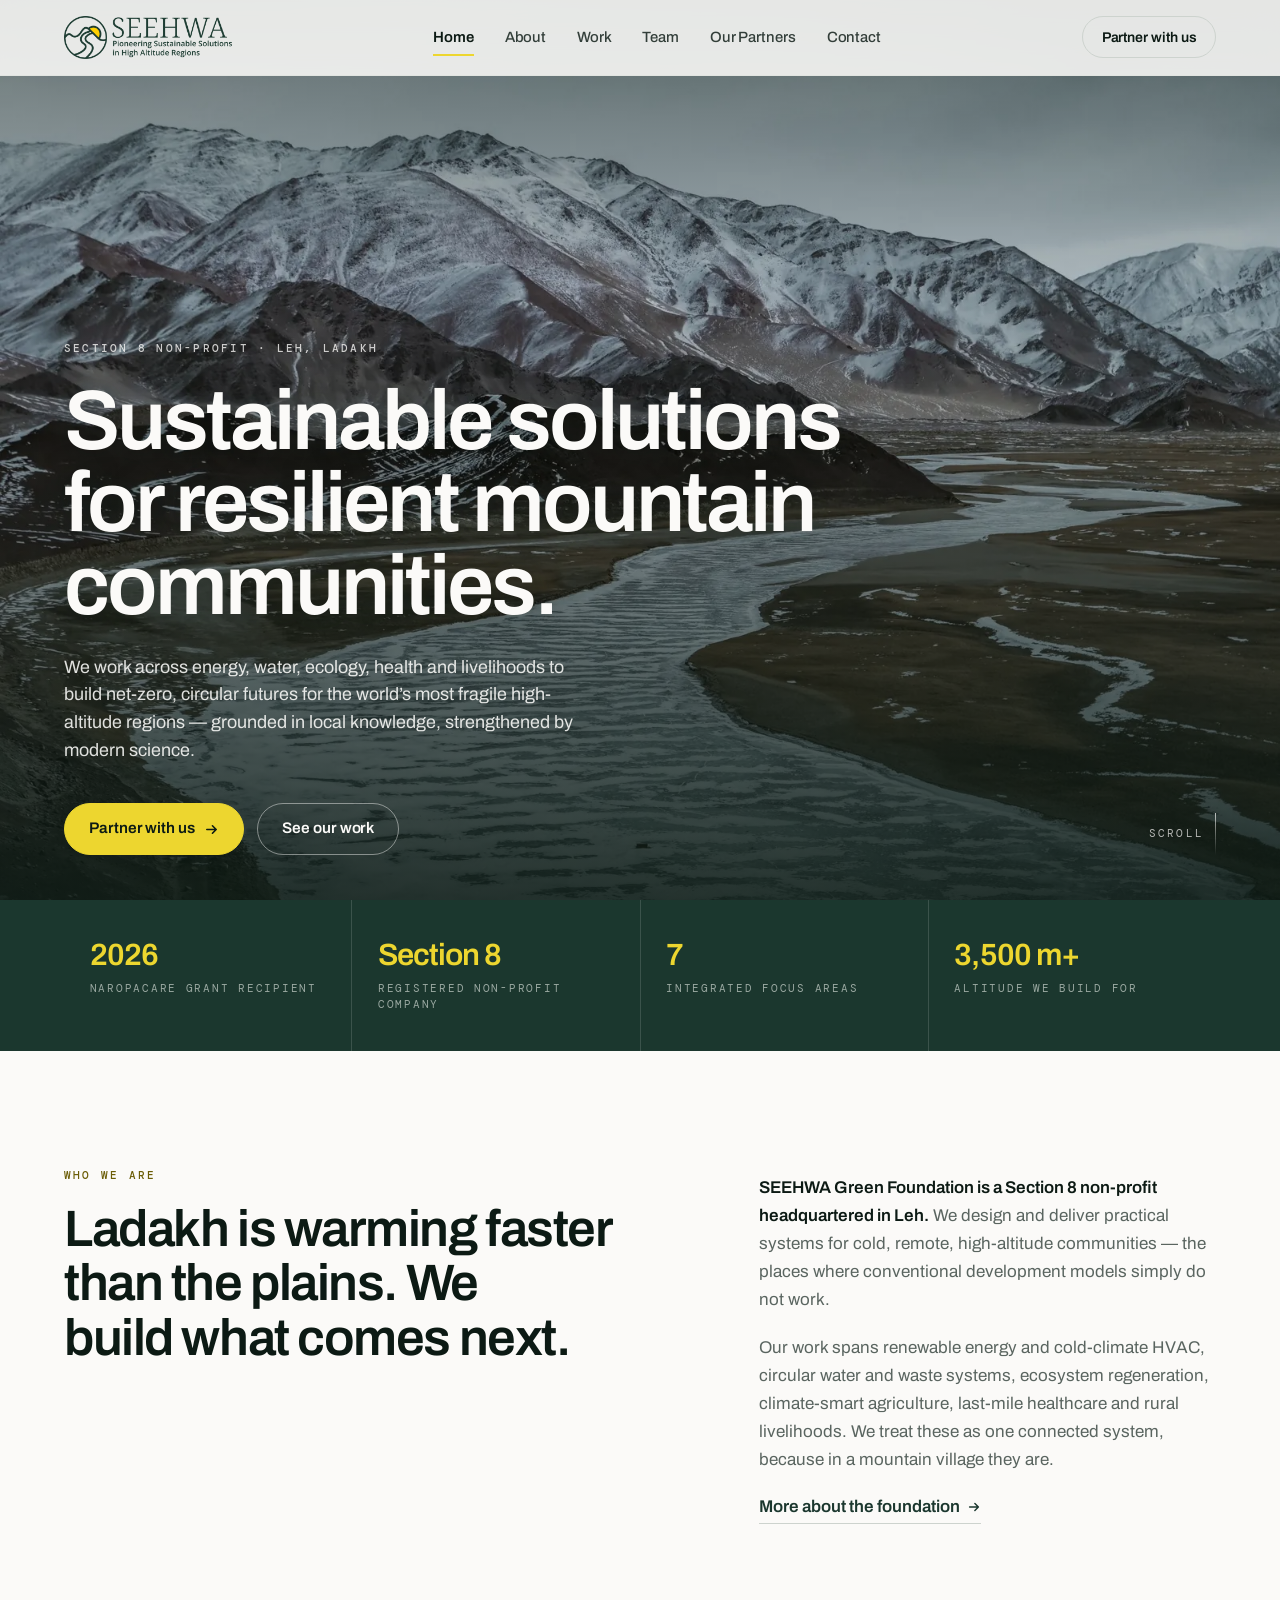
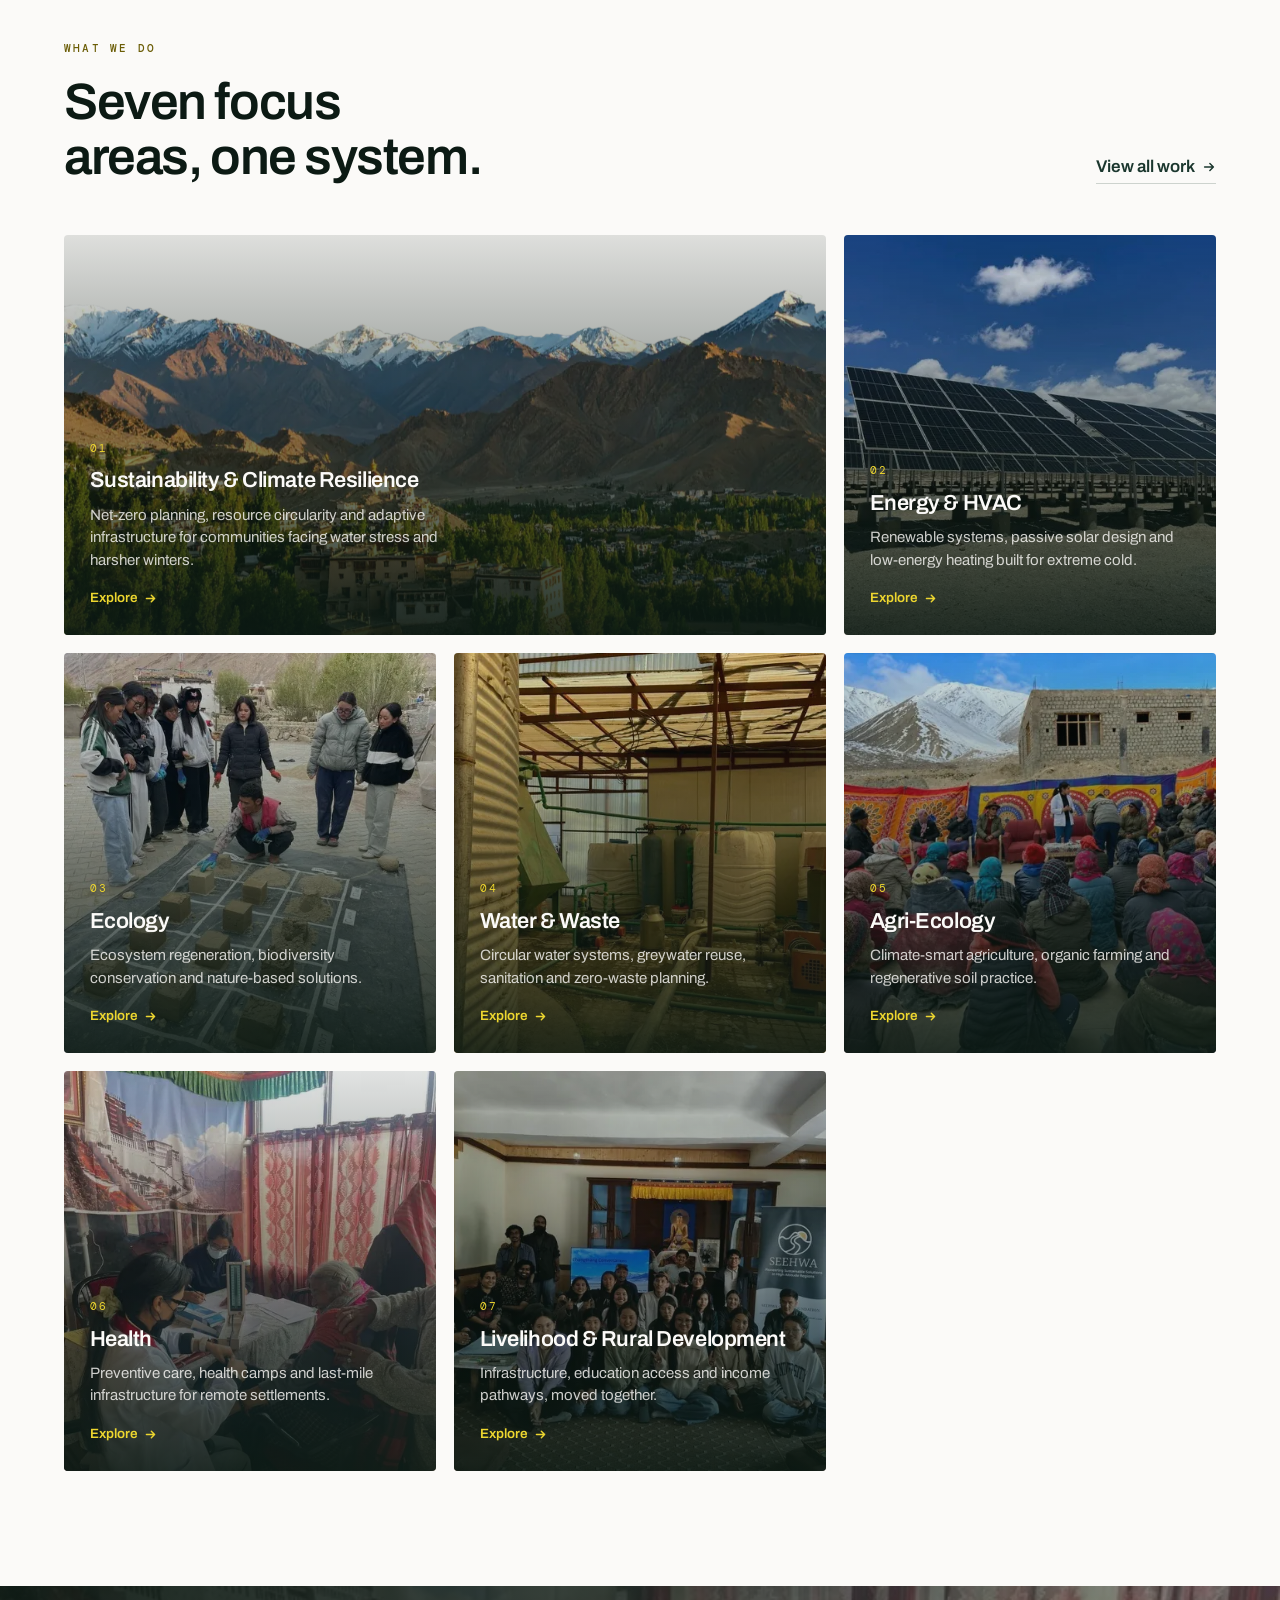
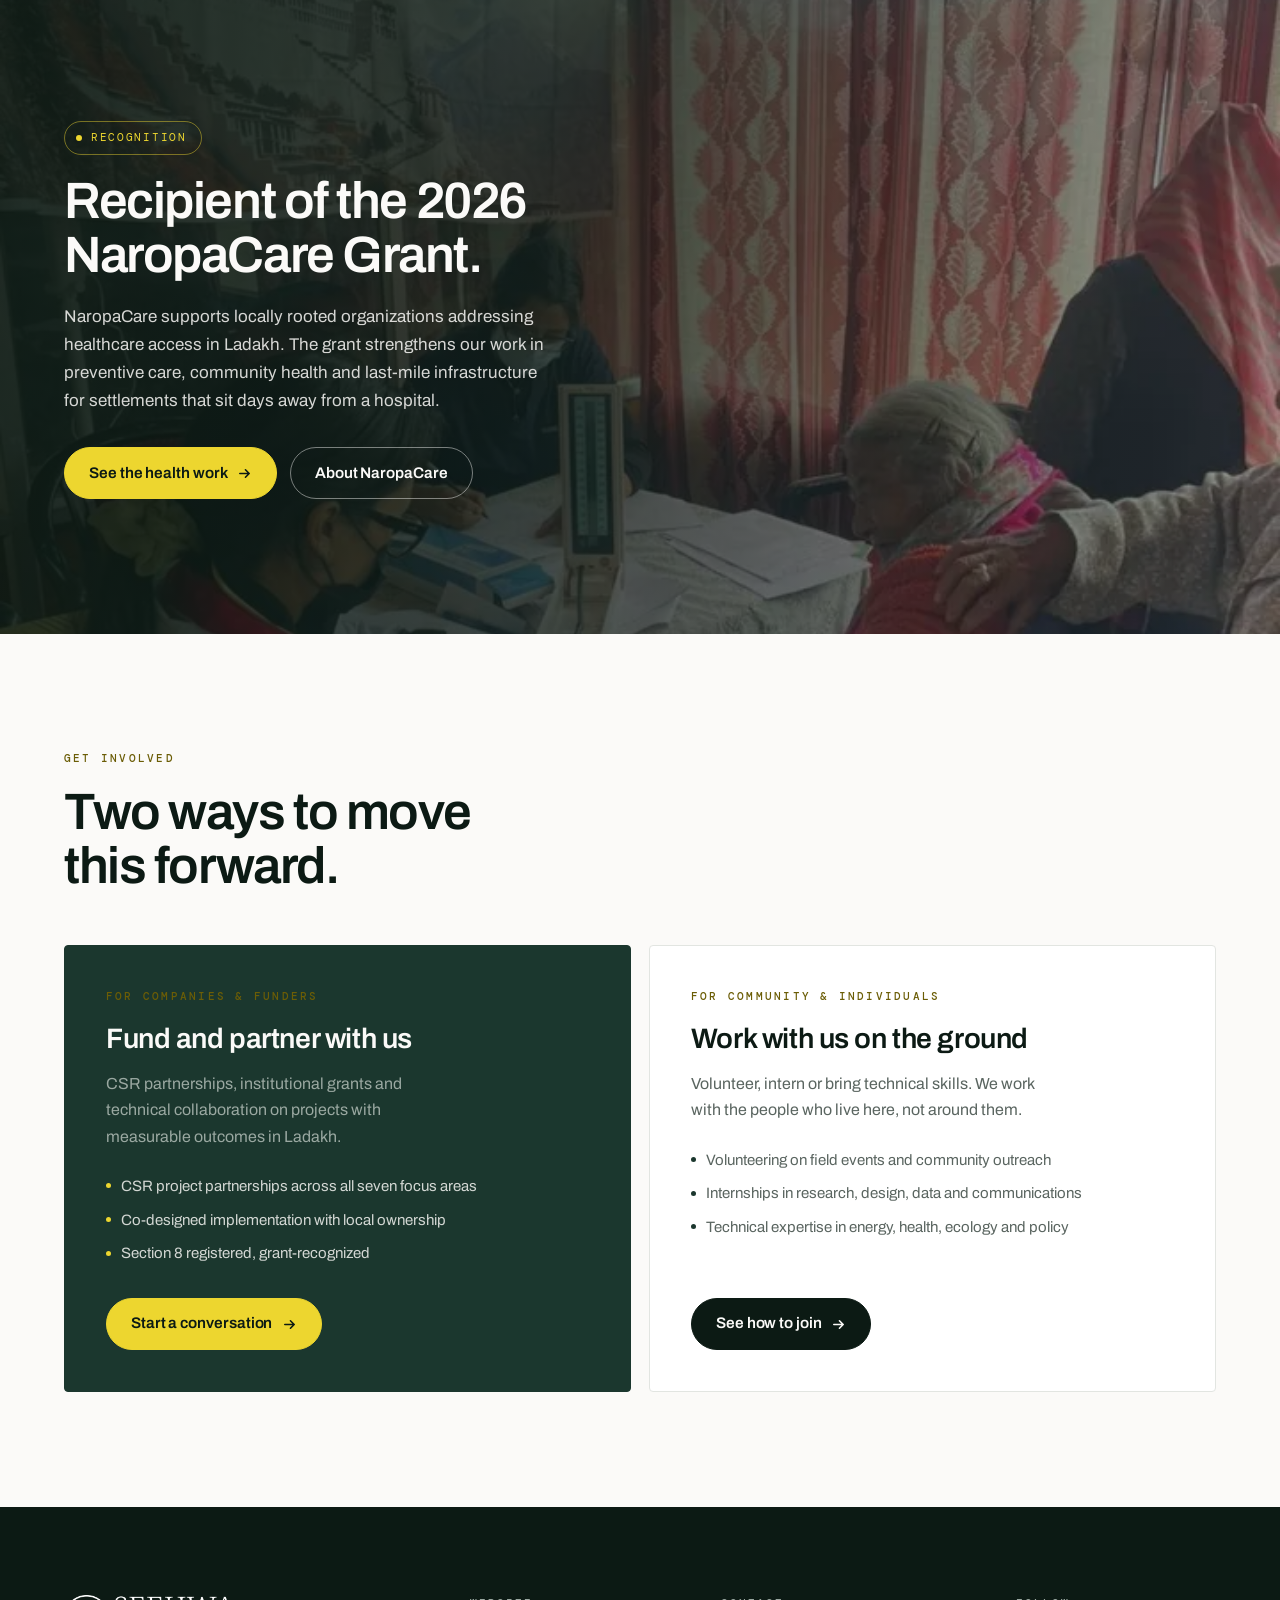
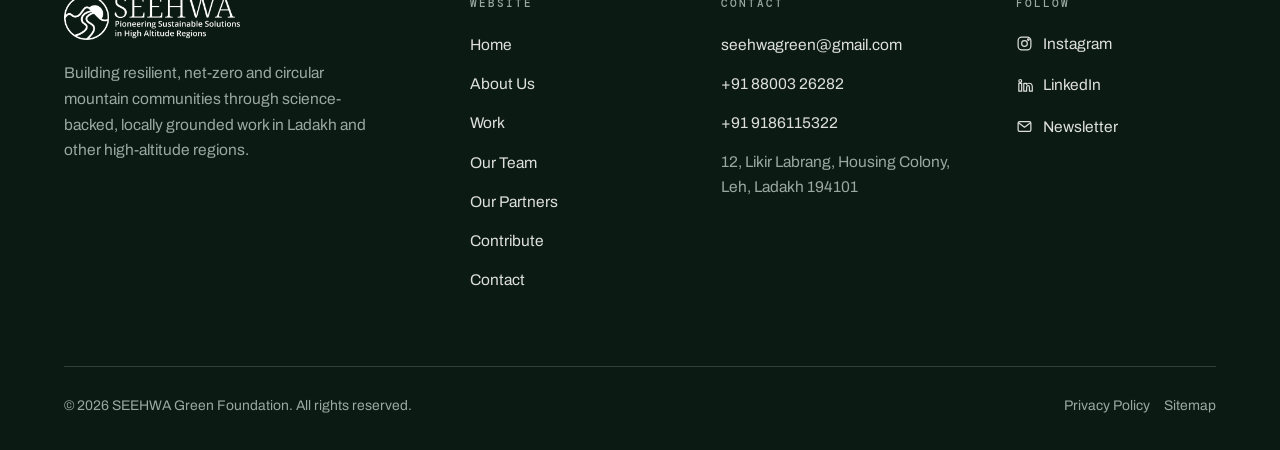
<file: index.html>
<!doctype html>
<html lang="en">
<head>
  <meta charset="utf-8">
  <meta name="viewport" content="width=device-width, initial-scale=1">
  <title>SEEHWA Green Foundation | Sustainable Solutions for Resilient Mountain Communities</title>
  <meta name="description" content="SEEHWA Green Foundation is a Section 8 non-profit headquartered in Ladakh, building resilient, net-zero and circular mountain communities through science-backed action.">
  <meta name="author" content="SEEHWA Green Foundation">
  <meta name="robots" content="index, follow, max-image-preview:large">
  <link rel="canonical" href="https://seehwagreen.org/">
  <meta property="og:type" content="website">
  <meta property="og:site_name" content="SEEHWA Green Foundation">
  <meta property="og:title" content="SEEHWA Green Foundation | Sustainable Solutions for Resilient Mountain Communities">
  <meta property="og:description" content="A Section 8 non-profit headquartered in Ladakh, building resilient, net-zero and circular mountain communities through science-backed action.">
  <meta property="og:url" content="https://seehwagreen.org/">
  <meta property="og:image" content="https://seehwagreen.org/assets/images/opt/hero-mountains.jpg">
  <meta name="twitter:card" content="summary_large_image">
  <meta name="theme-color" content="#0C1A14">

  <link rel="icon" href="assets/images/favicon.svg" type="image/svg+xml">
  <link rel="icon" href="assets/images/favicon-32.png" type="image/png" sizes="32x32">
  <link rel="icon" href="assets/images/favicon-16.png" type="image/png" sizes="16x16">
  <link rel="apple-touch-icon" href="assets/images/favicon-192.png">
  <link rel="manifest" href="site.webmanifest">

  <link rel="preconnect" href="https://fonts.googleapis.com">
  <link rel="preconnect" href="https://fonts.gstatic.com" crossorigin>
  <link href="https://fonts.googleapis.com/css2?family=Archivo:wght@400;500;600;700&family=DM+Mono:wght@400;500&display=swap" rel="stylesheet">
  <link rel="preload" as="image" fetchpriority="high"
        imagesrcset="assets/images/opt/hero-mountains-1024.webp 1024w, assets/images/opt/hero-mountains-1600.webp 1600w, assets/images/opt/hero-mountains-2400.webp 2400w"
        imagesizes="100vw" href="assets/images/opt/hero-mountains-1600.webp">
  <link rel="stylesheet" href="assets/css/main.css?v=20260922">

  <script type="application/ld+json">
  {
    "@context": "https://schema.org",
    "@type": "NGO",
    "name": "SEEHWA Green Foundation",
    "alternateName": "Sustainable Ecology, Energy, HVAC, and Water Alliance",
    "url": "https://seehwagreen.org/",
    "logo": "https://seehwagreen.org/assets/images/logo.png",
    "description": "SEEHWA Green Foundation is a Section 8 non-profit company headquartered in Ladakh, dedicated to advancing the Sustainable Development Goals through practical, science-backed action in fragile high-altitude ecosystems.",
    "foundingLocation": "Ladakh, India",
    "areaServed": ["Ladakh", "High-altitude mountain communities", "Cold-climate regions"],
    "email": "seehwagreen@gmail.com",
    "telephone": ["+91 88003 26282", "+91 9186115322"],
    "address": {
      "@type": "PostalAddress",
      "streetAddress": "12, Likir Labrang, Housing Colony",
      "addressLocality": "Leh",
      "addressRegion": "Ladakh",
      "postalCode": "194101",
      "addressCountry": "IN"
    },
    "knowsAbout": ["Climate resilience", "Renewable energy and cold-climate HVAC", "Circular economy", "Water and waste management", "Agri-ecology", "High-altitude healthcare", "Livelihood and integrated rural development"],
    "award": "Recipient of the 2026 NaropaCare Grant",
    "sameAs": ["https://www.livetolove.org/naropacare", "https://www.instagram.com/seehwagreen/", "https://www.linkedin.com/in/seehwa-green-foundation-78916735b/"]
  }
  </script>
</head>
<body>
  <a class="skip-link" href="#main">Skip to main content</a>

  <header class="header">
    <div class="header__inner">
      <a class="header__logo" href="index.html" aria-label="SEEHWA Green Foundation — home">
        <img src="assets/images/logo.png" alt="SEEHWA Green Foundation" width="168" height="43">
      </a>

      <nav id="site-nav" class="nav" aria-label="Main menu">
        <a href="index.html" aria-current="page">Home</a>
        <a href="about.html">About</a>
        <a href="work.html">Work</a>
        <a href="team.html">Team</a>
        <a href="partners.html">Our Partners</a>
        <a href="contact.html">Contact</a>
      </nav>

      <div class="header__cta">
        <a class="btn btn--ghost-light" href="contribute.html">Partner with us</a>
      </div>

      <button class="nav-toggle" type="button" aria-expanded="false" aria-controls="site-nav" aria-label="Toggle menu">
        <span></span>
      </button>
    </div>
  </header>

  <main id="main">

    <!-- ============================ HERO ============================ -->
    <section class="hero" data-hero aria-labelledby="hero-title">
      <div class="hero__media">
        <picture>
          <source type="image/webp"
                  srcset="assets/images/opt/hero-mountains-640.webp 640w,
                          assets/images/opt/hero-mountains-1024.webp 1024w,
                          assets/images/opt/hero-mountains-1600.webp 1600w,
                          assets/images/opt/hero-mountains-2400.webp 2400w"
                  sizes="100vw">
          <img src="assets/images/opt/hero-mountains.jpg"
               alt="Snow-covered mountain range in Ladakh at high altitude"
               width="2400" height="1800" fetchpriority="high" decoding="async">
        </picture>
      </div>

      <div class="hero__inner container">
        <p class="label">Section 8 non-profit &middot; Leh, Ladakh</p>
        <h1 class="display hero__title" id="hero-title">Sustainable solutions for resilient mountain communities.</h1>
        <p class="hero__lede">We work across energy, water, ecology, health and livelihoods to build net-zero, circular futures for the world&rsquo;s most fragile high-altitude regions &mdash; grounded in local knowledge, strengthened by modern science.</p>
        <div class="hero__actions">
          <a class="btn btn--gold" href="contribute.html">
            Partner with us
            <svg class="arrow" width="15" height="15" viewBox="0 0 16 16" fill="none" aria-hidden="true"><path d="M3 8h10M9 4l4 4-4 4" stroke="currentColor" stroke-width="1.7" stroke-linecap="round" stroke-linejoin="round"/></svg>
          </a>
          <a class="btn btn--ghost-light" href="work.html">See our work</a>
        </div>
      </div>

      <div class="hero__scroll" aria-hidden="true">
        <span>Scroll</span>
        <i></i>
      </div>
    </section>

    <!-- ======================= CREDENTIAL BAND ======================= -->
    <section class="creds" aria-label="Organization credentials">
      <div class="container">
        <div class="creds__grid">
          <div class="creds__item">
            <p class="creds__value">2026</p>
            <p class="creds__label">NaropaCare Grant recipient</p>
          </div>
          <div class="creds__item">
            <p class="creds__value">Section 8</p>
            <p class="creds__label">Registered non-profit company</p>
          </div>
          <div class="creds__item">
            <p class="creds__value">7</p>
            <p class="creds__label">Integrated focus areas</p>
          </div>
          <div class="creds__item">
            <p class="creds__value">3,500&thinsp;m+</p>
            <p class="creds__label">Altitude we build for</p>
          </div>
        </div>
      </div>
    </section>

    <!-- ========================= STATEMENT ========================= -->
    <section class="section" aria-labelledby="statement-title">
      <div class="container">
        <div class="statement__grid">
          <div>
            <p class="label label--gold">Who we are</p>
            <h2 class="h2" id="statement-title" style="margin-top:1.1rem">Ladakh is warming faster than the plains. We build what comes next.</h2>
          </div>
          <div class="statement__body">
            <p><strong>SEEHWA Green Foundation is a Section 8 non-profit headquartered in Leh.</strong> We design and deliver practical systems for cold, remote, high-altitude communities &mdash; the places where conventional development models simply do not work.</p>
            <p>Our work spans renewable energy and cold-climate HVAC, circular water and waste systems, ecosystem regeneration, climate-smart agriculture, last-mile healthcare and rural livelihoods. We treat these as one connected system, because in a mountain village they are.</p>
            <a class="inline-link" href="about.html">
              More about the foundation
              <svg class="arrow" width="14" height="14" viewBox="0 0 16 16" fill="none" aria-hidden="true"><path d="M3 8h10M9 4l4 4-4 4" stroke="currentColor" stroke-width="1.7" stroke-linecap="round" stroke-linejoin="round"/></svg>
            </a>
          </div>
        </div>
      </div>
    </section>

    <!-- ======================== FOCUS AREAS ======================== -->
    <section class="section" style="padding-top:0" aria-labelledby="focus-title">
      <div class="container">
        <div class="focus__head">
          <div>
            <p class="label label--gold">What we do</p>
            <h2 class="h2" id="focus-title" style="margin-top:1.1rem">Seven focus areas, one system.</h2>
          </div>
          <a class="inline-link" href="work.html">
            View all work
            <svg class="arrow" width="14" height="14" viewBox="0 0 16 16" fill="none" aria-hidden="true"><path d="M3 8h10M9 4l4 4-4 4" stroke="currentColor" stroke-width="1.7" stroke-linecap="round" stroke-linejoin="round"/></svg>
          </a>
        </div>

        <div class="focus__grid">

          <a class="fcard fcard--wide" href="work.html#sustainability-climate">
            <div class="fcard__media">
              <picture>
                <source type="image/webp" srcset="assets/images/opt/landscape-640.webp 640w, assets/images/opt/landscape-1024.webp 1024w, assets/images/opt/landscape-1600.webp 1600w" sizes="(max-width: 620px) 100vw, 66vw">
                <img src="assets/images/opt/landscape.jpg" alt="High-altitude Ladakh valley landscape" width="1600" height="1244" loading="lazy" decoding="async">
              </picture>
            </div>
            <p class="fcard__index">01</p>
            <h3 class="fcard__title">Sustainability &amp; Climate Resilience</h3>
            <p class="fcard__text">Net-zero planning, resource circularity and adaptive infrastructure for communities facing water stress and harsher winters.</p>
            <span class="fcard__more">Explore <svg class="arrow" width="13" height="13" viewBox="0 0 16 16" fill="none" aria-hidden="true"><path d="M3 8h10M9 4l4 4-4 4" stroke="currentColor" stroke-width="1.8" stroke-linecap="round" stroke-linejoin="round"/></svg></span>
          </a>

          <a class="fcard" href="work.html#energy">
            <div class="fcard__media">
              <picture>
                <source type="image/webp" srcset="assets/images/opt/energy-640.webp 640w, assets/images/opt/energy-1024.webp 1024w" sizes="(max-width: 620px) 100vw, 33vw">
                <img src="assets/images/opt/energy.jpg" alt="Solar energy installation in Ladakh" width="1024" height="768" loading="lazy" decoding="async">
              </picture>
            </div>
            <p class="fcard__index">02</p>
            <h3 class="fcard__title">Energy &amp; HVAC</h3>
            <p class="fcard__text">Renewable systems, passive solar design and low-energy heating built for extreme cold.</p>
            <span class="fcard__more">Explore <svg class="arrow" width="13" height="13" viewBox="0 0 16 16" fill="none" aria-hidden="true"><path d="M3 8h10M9 4l4 4-4 4" stroke="currentColor" stroke-width="1.8" stroke-linecap="round" stroke-linejoin="round"/></svg></span>
          </a>

          <a class="fcard" href="work.html#ecology">
            <div class="fcard__media">
              <picture>
                <source type="image/webp" srcset="assets/images/opt/ecology-640.webp 640w, assets/images/opt/ecology-960.webp 960w" sizes="(max-width: 620px) 100vw, 33vw">
                <img src="assets/images/opt/ecology.jpg" alt="Field mapping and ecological assessment in Ladakh" width="960" height="1280" loading="lazy" decoding="async">
              </picture>
            </div>
            <p class="fcard__index">03</p>
            <h3 class="fcard__title">Ecology</h3>
            <p class="fcard__text">Ecosystem regeneration, biodiversity conservation and nature-based solutions.</p>
            <span class="fcard__more">Explore <svg class="arrow" width="13" height="13" viewBox="0 0 16 16" fill="none" aria-hidden="true"><path d="M3 8h10M9 4l4 4-4 4" stroke="currentColor" stroke-width="1.8" stroke-linecap="round" stroke-linejoin="round"/></svg></span>
          </a>

          <a class="fcard" href="work.html#water-waste">
            <div class="fcard__media">
              <picture>
                <source type="image/webp" srcset="assets/images/opt/water-640.webp 640w, assets/images/opt/water-960.webp 960w" sizes="(max-width: 620px) 100vw, 33vw">
                <img src="assets/images/opt/water.jpg" alt="Water treatment infrastructure at a project site" width="960" height="1280" loading="lazy" decoding="async">
              </picture>
            </div>
            <p class="fcard__index">04</p>
            <h3 class="fcard__title">Water &amp; Waste</h3>
            <p class="fcard__text">Circular water systems, greywater reuse, sanitation and zero-waste planning.</p>
            <span class="fcard__more">Explore <svg class="arrow" width="13" height="13" viewBox="0 0 16 16" fill="none" aria-hidden="true"><path d="M3 8h10M9 4l4 4-4 4" stroke="currentColor" stroke-width="1.8" stroke-linecap="round" stroke-linejoin="round"/></svg></span>
          </a>

          <a class="fcard" href="work.html#agri-ecology">
            <div class="fcard__media">
              <picture>
                <source type="image/webp" srcset="assets/images/opt/community-640.webp 640w, assets/images/opt/community-1024.webp 1024w" sizes="(max-width: 620px) 100vw, 33vw">
                <img src="assets/images/opt/community.jpg" alt="Community consultation in a Ladakhi village" width="1024" height="771" loading="lazy" decoding="async">
              </picture>
            </div>
            <p class="fcard__index">05</p>
            <h3 class="fcard__title">Agri-Ecology</h3>
            <p class="fcard__text">Climate-smart agriculture, organic farming and regenerative soil practice.</p>
            <span class="fcard__more">Explore <svg class="arrow" width="13" height="13" viewBox="0 0 16 16" fill="none" aria-hidden="true"><path d="M3 8h10M9 4l4 4-4 4" stroke="currentColor" stroke-width="1.8" stroke-linecap="round" stroke-linejoin="round"/></svg></span>
          </a>

          <a class="fcard" href="work.html#health">
            <div class="fcard__media">
              <picture>
                <source type="image/webp" srcset="assets/images/opt/health-640.webp 640w, assets/images/opt/health-960.webp 960w" sizes="(max-width: 620px) 100vw, 33vw">
                <img src="assets/images/opt/health.jpg" alt="Community health activity in Ladakh" width="960" height="1280" loading="lazy" decoding="async">
              </picture>
            </div>
            <p class="fcard__index">06</p>
            <h3 class="fcard__title">Health</h3>
            <p class="fcard__text">Preventive care, health camps and last-mile infrastructure for remote settlements.</p>
            <span class="fcard__more">Explore <svg class="arrow" width="13" height="13" viewBox="0 0 16 16" fill="none" aria-hidden="true"><path d="M3 8h10M9 4l4 4-4 4" stroke="currentColor" stroke-width="1.8" stroke-linecap="round" stroke-linejoin="round"/></svg></span>
          </a>

          <a class="fcard" href="work.html#livelihood">
            <div class="fcard__media">
              <picture>
                <source type="image/webp" srcset="assets/images/opt/livelihood-640.webp 640w, assets/images/opt/livelihood-1024.webp 1024w" sizes="(max-width: 620px) 100vw, 33vw">
                <img src="assets/images/opt/livelihood.jpg" alt="SEEHWA team field session in Ladakh" width="1024" height="771" loading="lazy" decoding="async">
              </picture>
            </div>
            <p class="fcard__index">07</p>
            <h3 class="fcard__title">Livelihood &amp; Rural Development</h3>
            <p class="fcard__text">Infrastructure, education access and income pathways, moved together.</p>
            <span class="fcard__more">Explore <svg class="arrow" width="13" height="13" viewBox="0 0 16 16" fill="none" aria-hidden="true"><path d="M3 8h10M9 4l4 4-4 4" stroke="currentColor" stroke-width="1.8" stroke-linecap="round" stroke-linejoin="round"/></svg></span>
          </a>

        </div>
      </div>
    </section>

    <!-- ====================== NAROPACARE FEATURE ====================== -->
    <section class="feature" aria-labelledby="feature-title">
      <div class="feature__media">
        <picture>
          <source type="image/webp" srcset="assets/images/opt/health-640.webp 640w, assets/images/opt/health-960.webp 960w" sizes="100vw">
          <img src="assets/images/opt/health.jpg" alt="Healthcare outreach with community members in Ladakh" width="960" height="1280" loading="lazy" decoding="async">
        </picture>
      </div>
      <div class="feature__inner container">
        <div class="feature__card">
          <span class="badge"><i></i> Recognition</span>
          <h2 class="h2" id="feature-title">Recipient of the 2026 NaropaCare Grant.</h2>
          <p class="feature__text">NaropaCare supports locally rooted organizations addressing healthcare access in Ladakh. The grant strengthens our work in preventive care, community health and last-mile infrastructure for settlements that sit days away from a hospital.</p>
          <div class="feature__actions">
            <a class="btn btn--gold" href="work.html#health">
              See the health work
              <svg class="arrow" width="15" height="15" viewBox="0 0 16 16" fill="none" aria-hidden="true"><path d="M3 8h10M9 4l4 4-4 4" stroke="currentColor" stroke-width="1.7" stroke-linecap="round" stroke-linejoin="round"/></svg>
            </a>
            <a class="btn btn--ghost-light" href="https://www.livetolove.org/naropacare" rel="noopener" target="_blank">About NaropaCare</a>
          </div>
        </div>
      </div>
    </section>

    <!-- ========================= TWO DOORS ========================= -->
    <section class="section" aria-labelledby="doors-title">
      <div class="container">
        <div class="focus__head">
          <div>
            <p class="label label--gold">Get involved</p>
            <h2 class="h2" id="doors-title" style="margin-top:1.1rem">Two ways to move this forward.</h2>
          </div>
        </div>

        <div class="doors__grid">
          <div class="door door--dark">
            <p class="label label--gold">For companies &amp; funders</p>
            <h3 class="h3 door__title" style="font-size:clamp(1.4rem,2.2vw,1.9rem)">Fund and partner with us</h3>
            <p class="door__text">CSR partnerships, institutional grants and technical collaboration on projects with measurable outcomes in Ladakh.</p>
            <ul class="door__list">
              <li>CSR project partnerships across all seven focus areas</li>
              <li>Co-designed implementation with local ownership</li>
              <li>Section 8 registered, grant-recognized</li>
            </ul>
            <div class="door__action">
              <a class="btn btn--gold" href="contribute.html">
                Start a conversation
                <svg class="arrow" width="15" height="15" viewBox="0 0 16 16" fill="none" aria-hidden="true"><path d="M3 8h10M9 4l4 4-4 4" stroke="currentColor" stroke-width="1.7" stroke-linecap="round" stroke-linejoin="round"/></svg>
              </a>
            </div>
          </div>

          <div class="door">
            <p class="label label--gold">For community &amp; individuals</p>
            <h3 class="h3 door__title" style="font-size:clamp(1.4rem,2.2vw,1.9rem)">Work with us on the ground</h3>
            <p class="door__text">Volunteer, intern or bring technical skills. We work with the people who live here, not around them.</p>
            <ul class="door__list">
              <li>Volunteering on field events and community outreach</li>
              <li>Internships in research, design, data and communications</li>
              <li>Technical expertise in energy, health, ecology and policy</li>
            </ul>
            <div class="door__action">
              <a class="btn btn--dark" href="contribute.html">
                See how to join
                <svg class="arrow" width="15" height="15" viewBox="0 0 16 16" fill="none" aria-hidden="true"><path d="M3 8h10M9 4l4 4-4 4" stroke="currentColor" stroke-width="1.7" stroke-linecap="round" stroke-linejoin="round"/></svg>
              </a>
            </div>
          </div>
        </div>
      </div>
    </section>

  </main>

  <!-- ============================ FOOTER ============================ -->
  <footer class="footer">
    <div class="container">
      <div class="footer__grid">
        <div class="footer__brand">
          <a class="footer__logo" href="index.html" aria-label="SEEHWA Green Foundation — home">
            <img src="assets/images/logo.png" alt="SEEHWA Green Foundation" width="176" height="45">
          </a>
          <p>Building resilient, net-zero and circular mountain communities through science-backed, locally grounded work in Ladakh and other high-altitude regions.</p>
        </div>

        <nav class="footer__col" aria-labelledby="footer-nav-title">
          <h2 id="footer-nav-title">Website</h2>
          <ul>
            <li><a href="index.html">Home</a></li>
            <li><a href="about.html">About Us</a></li>
            <li><a href="work.html">Work</a></li>
            <li><a href="team.html">Our Team</a></li>
            <li><a href="partners.html">Our Partners</a></li>
            <li><a href="contribute.html">Contribute</a></li>
            <li><a href="contact.html">Contact</a></li>
          </ul>
        </nav>

        <section class="footer__col" aria-labelledby="footer-contact-title">
          <h2 id="footer-contact-title">Contact</h2>
          <ul>
            <li><a href="mailto:seehwagreen@gmail.com">seehwagreen@gmail.com</a></li>
            <li><a href="tel:+918800326282">+91 88003 26282</a></li>
            <li><a href="tel:+919186115322">+91 9186115322</a></li>
            <li><p>12, Likir Labrang, Housing Colony,<br>Leh, Ladakh 194101</p></li>
          </ul>
        </section>

        <section class="footer__col" aria-labelledby="footer-social-title">
          <h2 id="footer-social-title">Follow</h2>
          <ul>
            <li>
              <a class="social" href="https://www.instagram.com/seehwagreen/" rel="noopener" target="_blank">
                <svg viewBox="0 0 24 24" aria-hidden="true"><rect x="3" y="3" width="18" height="18" rx="5"></rect><circle cx="12" cy="12" r="4"></circle><circle cx="17.5" cy="6.5" r="1.2"></circle></svg>
                <span>Instagram</span>
              </a>
            </li>
            <li>
              <a class="social" href="https://www.linkedin.com/in/seehwa-green-foundation-78916735b/" rel="noopener" target="_blank">
                <svg viewBox="0 0 24 24" aria-hidden="true"><path d="M4 9h4v11H4z"></path><circle cx="6" cy="5.5" r="2"></circle><path d="M11 9h3.8v1.6c.7-1 1.8-1.8 3.6-1.8 2.8 0 4.6 1.9 4.6 5.4V20h-4v-5.1c0-1.7-.6-2.6-1.9-2.6-1.4 0-2.1 1-2.1 2.6V20h-4z"></path></svg>
                <span>LinkedIn</span>
              </a>
            </li>
            <li>
              <a class="social" href="contribute.html#newsletter">
                <svg viewBox="0 0 24 24" aria-hidden="true"><rect x="3" y="5" width="18" height="14" rx="2"></rect><path d="M4 7l8 6 8-6"></path></svg>
                <span>Newsletter</span>
              </a>
            </li>
          </ul>
        </section>
      </div>

      <div class="footer__bottom">
        <p>&copy; 2026 SEEHWA Green Foundation. All rights reserved.</p>
        <p class="footer__legal">
          <a href="privacy.html">Privacy Policy</a>
          <a href="sitemap.xml">Sitemap</a>
        </p>
      </div>
    </div>
  </footer>

  <script src="assets/js/site.js" defer></script>
</body>
</html>
</file>
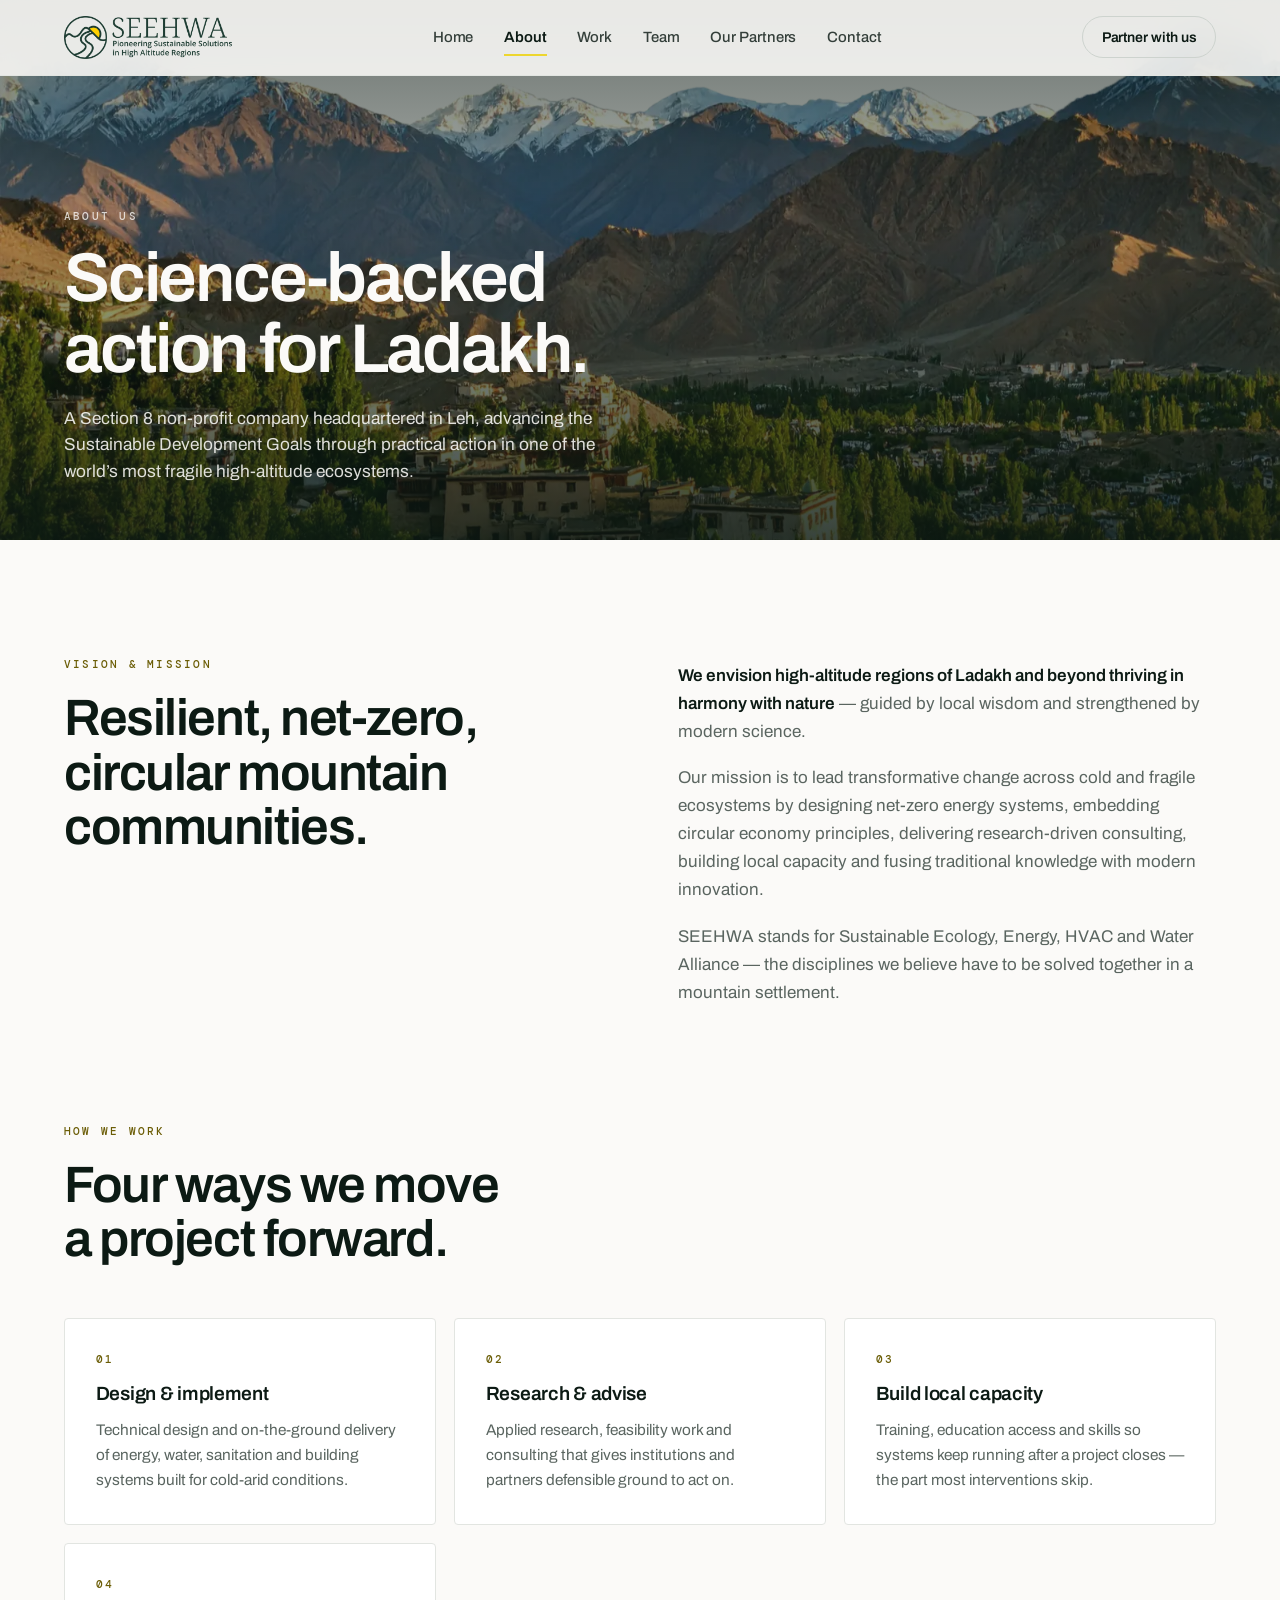
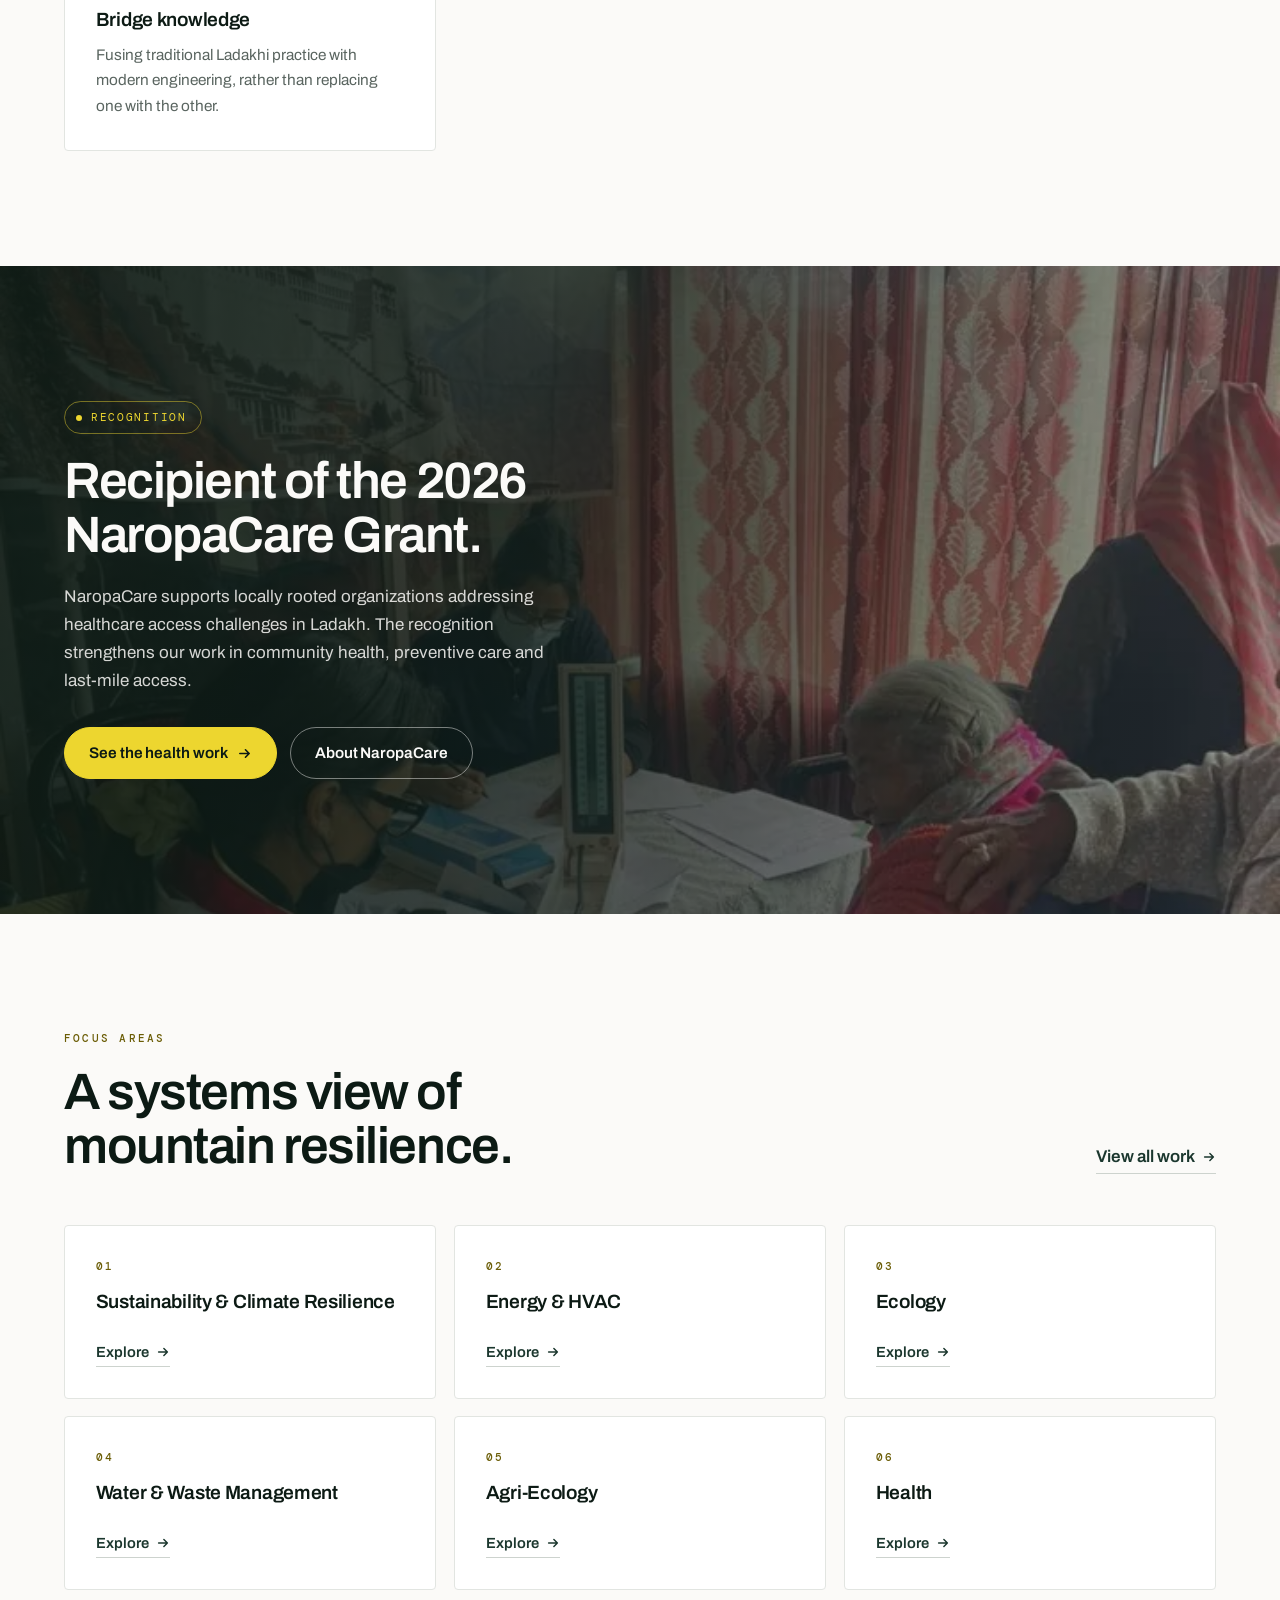
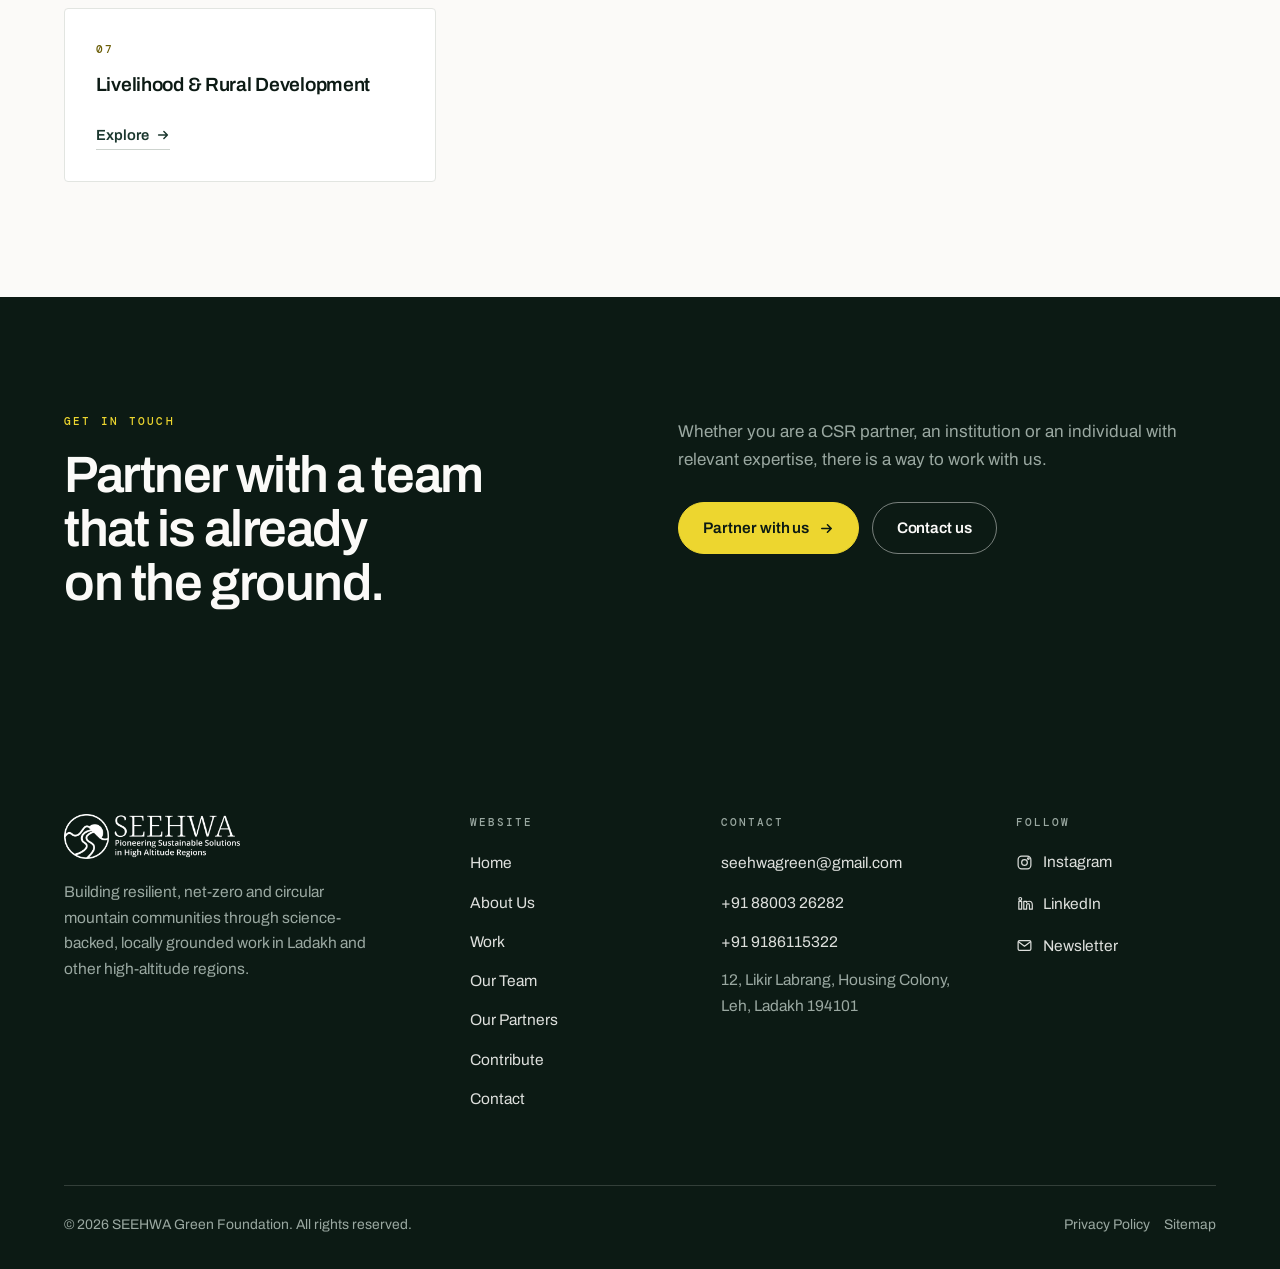
<file: about.html>
<!doctype html>
<html lang="en">
<head>
  <meta charset="utf-8">
  <meta name="viewport" content="width=device-width, initial-scale=1">
  <title>About Us | SEEHWA Green Foundation</title>
  <meta name="description" content="SEEHWA Green Foundation is a Section 8 non-profit in Leh, Ladakh, advancing net-zero, circular and climate-resilient systems for high-altitude communities.">
  <meta name="author" content="SEEHWA Green Foundation">
  <meta name="robots" content="index, follow, max-image-preview:large">
  <link rel="canonical" href="https://seehwagreen.org/about.html">
  <meta property="og:type" content="website">
  <meta property="og:site_name" content="SEEHWA Green Foundation">
  <meta property="og:title" content="About Us | SEEHWA Green Foundation">
  <meta property="og:description" content="SEEHWA Green Foundation is a Section 8 non-profit in Leh, Ladakh, advancing net-zero, circular and climate-resilient systems for high-altitude communities.">
  <meta property="og:url" content="https://seehwagreen.org/about.html">
  <meta property="og:image" content="https://seehwagreen.org/assets/images/opt/landscape.jpg">
  <meta name="twitter:card" content="summary_large_image">
  <meta name="theme-color" content="#0C1A14">

  <link rel="icon" href="assets/images/favicon.svg" type="image/svg+xml">
  <link rel="icon" href="assets/images/favicon-32.png" type="image/png" sizes="32x32">
  <link rel="icon" href="assets/images/favicon-16.png" type="image/png" sizes="16x16">
  <link rel="apple-touch-icon" href="assets/images/favicon-192.png">
  <link rel="manifest" href="site.webmanifest">

  <link rel="preconnect" href="https://fonts.googleapis.com">
  <link rel="preconnect" href="https://fonts.gstatic.com" crossorigin>
  <link href="https://fonts.googleapis.com/css2?family=Archivo:wght@400;500;600;700&family=DM+Mono:wght@400;500&display=swap" rel="stylesheet">
  <link rel="stylesheet" href="assets/css/main.css?v=20260922">

  <script type="application/ld+json">
  {
    "@context": "https://schema.org",
    "@type": "NGO",
    "name": "SEEHWA Green Foundation",
    "url": "https://seehwagreen.org/",
    "logo": "https://seehwagreen.org/assets/images/logo.png",
    "email": "seehwagreen@gmail.com",
    "telephone": ["+91 88003 26282", "+91 9186115322"],
    "address": {
      "@type": "PostalAddress",
      "streetAddress": "12, Likir Labrang, Housing Colony",
      "addressLocality": "Leh",
      "addressRegion": "Ladakh",
      "postalCode": "194101",
      "addressCountry": "IN"
    },
    "award": "Recipient of the 2026 NaropaCare Grant",
    "sameAs": ["https://www.livetolove.org/naropacare", "https://www.instagram.com/seehwagreen/", "https://www.linkedin.com/in/seehwa-green-foundation-78916735b/"]
  }
  </script>
</head>
<body>
  <a class="skip-link" href="#main">Skip to main content</a>

  <header class="header">
    <div class="header__inner">
      <a class="header__logo" href="index.html" aria-label="SEEHWA Green Foundation &mdash; home">
        <img src="assets/images/logo.png" alt="SEEHWA Green Foundation" width="168" height="43">
      </a>

      <nav id="site-nav" class="nav" aria-label="Main menu">
        <a href="index.html">Home</a>
        <a href="about.html" aria-current="page">About</a>
        <a href="work.html">Work</a>
        <a href="team.html">Team</a>
        <a href="partners.html">Our Partners</a>
        <a href="contact.html">Contact</a>
        <a class="nav__cta-mobile" href="contribute.html">Partner with us</a>
      </nav>

      <div class="header__cta">
        <a class="btn btn--ghost-light" href="contribute.html">Partner with us</a>
      </div>

      <button class="nav-toggle" type="button" aria-expanded="false" aria-controls="site-nav" aria-label="Toggle menu">
        <span></span>
      </button>
    </div>
  </header>

  <main id="main">

    <section class="phero" data-hero aria-labelledby="about-title">
      <div class="phero__media">
        <picture>
          <source type="image/webp"
                  srcset="assets/images/opt/landscape-640.webp 640w,
                          assets/images/opt/landscape-1024.webp 1024w,
                          assets/images/opt/landscape-1600.webp 1600w"
                  sizes="100vw">
          <img src="assets/images/opt/landscape.jpg" alt="High-altitude Ladakh valley landscape" width="1600" height="1244" fetchpriority="high" decoding="async">
        </picture>
      </div>
      <div class="phero__inner container">
        <p class="label">About us</p>
        <h1 class="phero__title" id="about-title">Science-backed action for Ladakh.</h1>
        <p class="phero__lede">A Section 8 non-profit company headquartered in Leh, advancing the Sustainable Development Goals through practical action in one of the world&rsquo;s most fragile high-altitude ecosystems.</p>
      </div>
    </section>

    <section class="section" aria-labelledby="vision-title">
      <div class="container">
        <div class="split">
          <div class="split__head">
            <p class="label label--gold">Vision &amp; mission</p>
            <h2 class="h2" id="vision-title">Resilient, net-zero, circular mountain communities.</h2>
          </div>
          <div class="split__body">
            <p><strong>We envision high-altitude regions of Ladakh and beyond thriving in harmony with nature</strong> &mdash; guided by local wisdom and strengthened by modern science.</p>
            <p>Our mission is to lead transformative change across cold and fragile ecosystems by designing net-zero energy systems, embedding circular economy principles, delivering research-driven consulting, building local capacity and fusing traditional knowledge with modern innovation.</p>
            <p>SEEHWA stands for Sustainable Ecology, Energy, HVAC and Water Alliance &mdash; the disciplines we believe have to be solved together in a mountain settlement.</p>
          </div>
        </div>
      </div>
    </section>

    <section class="section" style="padding-top:0" aria-labelledby="approach-title">
      <div class="container">
        <div class="focus__head">
          <div>
            <p class="label label--gold">How we work</p>
            <h2 class="h2" id="approach-title" style="margin-top:1.1rem">Four ways we move a project forward.</h2>
          </div>
        </div>
        <div class="tiles">
          <div class="tile">
            <p class="label label--gold">01</p>
            <h3 class="h3 tile__title">Design &amp; implement</h3>
            <p class="tile__text">Technical design and on-the-ground delivery of energy, water, sanitation and building systems built for cold-arid conditions.</p>
          </div>
          <div class="tile">
            <p class="label label--gold">02</p>
            <h3 class="h3 tile__title">Research &amp; advise</h3>
            <p class="tile__text">Applied research, feasibility work and consulting that gives institutions and partners defensible ground to act on.</p>
          </div>
          <div class="tile">
            <p class="label label--gold">03</p>
            <h3 class="h3 tile__title">Build local capacity</h3>
            <p class="tile__text">Training, education access and skills so systems keep running after a project closes &mdash; the part most interventions skip.</p>
          </div>
          <div class="tile">
            <p class="label label--gold">04</p>
            <h3 class="h3 tile__title">Bridge knowledge</h3>
            <p class="tile__text">Fusing traditional Ladakhi practice with modern engineering, rather than replacing one with the other.</p>
          </div>
        </div>
      </div>
    </section>

    <section class="feature" aria-labelledby="about-recognition-title">
      <div class="feature__media">
        <picture>
          <source type="image/webp"
                  srcset="assets/images/opt/health-640.webp 640w,
                          assets/images/opt/health-960.webp 960w"
                  sizes="100vw">
          <img src="assets/images/opt/health.jpg" alt="Healthcare outreach with community members in Ladakh" width="960" height="1280" loading="lazy" decoding="async">
        </picture>
      </div>
      <div class="feature__inner container">
        <div class="feature__card">
          <span class="badge"><i></i> Recognition</span>
          <h2 class="h2" id="about-recognition-title">Recipient of the 2026 NaropaCare Grant.</h2>
          <p class="feature__text">NaropaCare supports locally rooted organizations addressing healthcare access challenges in Ladakh. The recognition strengthens our work in community health, preventive care and last-mile access.</p>
          <div class="feature__actions">
            <a class="btn btn--gold" href="work.html#health">See the health work <svg class="arrow" width="15" height="15" viewBox="0 0 16 16" fill="none" aria-hidden="true"><path d="M3 8h10M9 4l4 4-4 4" stroke="currentColor" stroke-width="1.7" stroke-linecap="round" stroke-linejoin="round"/></svg></a>
            <a class="btn btn--ghost-light" href="https://www.livetolove.org/naropacare" rel="noopener" target="_blank">About NaropaCare</a>
          </div>
        </div>
      </div>
    </section>

    <section class="section" aria-labelledby="about-focus-title">
      <div class="container">
        <div class="focus__head">
          <div>
            <p class="label label--gold">Focus areas</p>
            <h2 class="h2" id="about-focus-title" style="margin-top:1.1rem">A systems view of mountain resilience.</h2>
          </div>
          <a class="inline-link" href="work.html">View all work <svg class="arrow" width="14" height="14" viewBox="0 0 16 16" fill="none" aria-hidden="true"><path d="M3 8h10M9 4l4 4-4 4" stroke="currentColor" stroke-width="1.7" stroke-linecap="round" stroke-linejoin="round"/></svg></a>
        </div>
        <div class="tiles">
          <a class="tile" href="work.html#sustainability-climate">
            <p class="label label--gold">01</p>
            <h3 class="h3 tile__title">Sustainability &amp; Climate Resilience</h3>
            <div class="tile__action"><span class="inline-link">Explore <svg class="arrow" width="14" height="14" viewBox="0 0 16 16" fill="none" aria-hidden="true"><path d="M3 8h10M9 4l4 4-4 4" stroke="currentColor" stroke-width="1.7" stroke-linecap="round" stroke-linejoin="round"/></svg></span></div>
          </a>
          <a class="tile" href="work.html#energy">
            <p class="label label--gold">02</p>
            <h3 class="h3 tile__title">Energy &amp; HVAC</h3>
            <div class="tile__action"><span class="inline-link">Explore <svg class="arrow" width="14" height="14" viewBox="0 0 16 16" fill="none" aria-hidden="true"><path d="M3 8h10M9 4l4 4-4 4" stroke="currentColor" stroke-width="1.7" stroke-linecap="round" stroke-linejoin="round"/></svg></span></div>
          </a>
          <a class="tile" href="work.html#ecology">
            <p class="label label--gold">03</p>
            <h3 class="h3 tile__title">Ecology</h3>
            <div class="tile__action"><span class="inline-link">Explore <svg class="arrow" width="14" height="14" viewBox="0 0 16 16" fill="none" aria-hidden="true"><path d="M3 8h10M9 4l4 4-4 4" stroke="currentColor" stroke-width="1.7" stroke-linecap="round" stroke-linejoin="round"/></svg></span></div>
          </a>
          <a class="tile" href="work.html#water-waste">
            <p class="label label--gold">04</p>
            <h3 class="h3 tile__title">Water &amp; Waste Management</h3>
            <div class="tile__action"><span class="inline-link">Explore <svg class="arrow" width="14" height="14" viewBox="0 0 16 16" fill="none" aria-hidden="true"><path d="M3 8h10M9 4l4 4-4 4" stroke="currentColor" stroke-width="1.7" stroke-linecap="round" stroke-linejoin="round"/></svg></span></div>
          </a>
          <a class="tile" href="work.html#agri-ecology">
            <p class="label label--gold">05</p>
            <h3 class="h3 tile__title">Agri-Ecology</h3>
            <div class="tile__action"><span class="inline-link">Explore <svg class="arrow" width="14" height="14" viewBox="0 0 16 16" fill="none" aria-hidden="true"><path d="M3 8h10M9 4l4 4-4 4" stroke="currentColor" stroke-width="1.7" stroke-linecap="round" stroke-linejoin="round"/></svg></span></div>
          </a>
          <a class="tile" href="work.html#health">
            <p class="label label--gold">06</p>
            <h3 class="h3 tile__title">Health</h3>
            <div class="tile__action"><span class="inline-link">Explore <svg class="arrow" width="14" height="14" viewBox="0 0 16 16" fill="none" aria-hidden="true"><path d="M3 8h10M9 4l4 4-4 4" stroke="currentColor" stroke-width="1.7" stroke-linecap="round" stroke-linejoin="round"/></svg></span></div>
          </a>
          <a class="tile" href="work.html#livelihood">
            <p class="label label--gold">07</p>
            <h3 class="h3 tile__title">Livelihood &amp; Rural Development</h3>
            <div class="tile__action"><span class="inline-link">Explore <svg class="arrow" width="14" height="14" viewBox="0 0 16 16" fill="none" aria-hidden="true"><path d="M3 8h10M9 4l4 4-4 4" stroke="currentColor" stroke-width="1.7" stroke-linecap="round" stroke-linejoin="round"/></svg></span></div>
          </a>
        </div>
      </div>
    </section>

    <section class="section dark" aria-labelledby="about-cta-title">
      <div class="container">
        <div class="split">
          <div class="split__head">
            <p class="label label--gold">Get in touch</p>
            <h2 class="h2" id="about-cta-title">Partner with a team that is already on the ground.</h2>
          </div>
          <div class="split__body">
            <p>Whether you are a CSR partner, an institution or an individual with relevant expertise, there is a way to work with us.</p>
            <div style="display:flex;flex-wrap:wrap;gap:.8rem;margin-top:.6rem">
              <a class="btn btn--gold" href="contribute.html">Partner with us <svg class="arrow" width="15" height="15" viewBox="0 0 16 16" fill="none" aria-hidden="true"><path d="M3 8h10M9 4l4 4-4 4" stroke="currentColor" stroke-width="1.7" stroke-linecap="round" stroke-linejoin="round"/></svg></a>
              <a class="btn btn--ghost-light" href="contact.html">Contact us</a>
            </div>
          </div>
        </div>
      </div>
    </section>
  </main>

  <footer class="footer">
    <div class="container">
      <div class="footer__grid">
        <div class="footer__brand">
          <a class="footer__logo" href="index.html" aria-label="SEEHWA Green Foundation &mdash; home">
            <img src="assets/images/logo.png" alt="SEEHWA Green Foundation" width="176" height="45">
          </a>
          <p>Building resilient, net-zero and circular mountain communities through science-backed, locally grounded work in Ladakh and other high-altitude regions.</p>
        </div>

        <nav class="footer__col" aria-labelledby="footer-nav-title">
          <h2 id="footer-nav-title">Website</h2>
          <ul>
            <li><a href="index.html">Home</a></li>
            <li><a href="about.html">About Us</a></li>
            <li><a href="work.html">Work</a></li>
            <li><a href="team.html">Our Team</a></li>
            <li><a href="partners.html">Our Partners</a></li>
            <li><a href="contribute.html">Contribute</a></li>
            <li><a href="contact.html">Contact</a></li>
          </ul>
        </nav>

        <section class="footer__col" aria-labelledby="footer-contact-title">
          <h2 id="footer-contact-title">Contact</h2>
          <ul>
            <li><a href="mailto:seehwagreen@gmail.com">seehwagreen@gmail.com</a></li>
            <li><a href="tel:+918800326282">+91 88003 26282</a></li>
            <li><a href="tel:+919186115322">+91 9186115322</a></li>
            <li><p>12, Likir Labrang, Housing Colony,<br>Leh, Ladakh 194101</p></li>
          </ul>
        </section>

        <section class="footer__col" aria-labelledby="footer-social-title">
          <h2 id="footer-social-title">Follow</h2>
          <ul>
            <li>
              <a class="social" href="https://www.instagram.com/seehwagreen/" rel="noopener" target="_blank">
                <svg viewBox="0 0 24 24" aria-hidden="true"><rect x="3" y="3" width="18" height="18" rx="5"></rect><circle cx="12" cy="12" r="4"></circle><circle cx="17.5" cy="6.5" r="1.2"></circle></svg>
                <span>Instagram</span>
              </a>
            </li>
            <li>
              <a class="social" href="https://www.linkedin.com/in/seehwa-green-foundation-78916735b/" rel="noopener" target="_blank">
                <svg viewBox="0 0 24 24" aria-hidden="true"><path d="M4 9h4v11H4z"></path><circle cx="6" cy="5.5" r="2"></circle><path d="M11 9h3.8v1.6c.7-1 1.8-1.8 3.6-1.8 2.8 0 4.6 1.9 4.6 5.4V20h-4v-5.1c0-1.7-.6-2.6-1.9-2.6-1.4 0-2.1 1-2.1 2.6V20h-4z"></path></svg>
                <span>LinkedIn</span>
              </a>
            </li>
            <li>
              <a class="social" href="contribute.html#newsletter">
                <svg viewBox="0 0 24 24" aria-hidden="true"><rect x="3" y="5" width="18" height="14" rx="2"></rect><path d="M4 7l8 6 8-6"></path></svg>
                <span>Newsletter</span>
              </a>
            </li>
          </ul>
        </section>
      </div>

      <div class="footer__bottom">
        <p>&copy; 2026 SEEHWA Green Foundation. All rights reserved.</p>
        <p class="footer__legal">
          <a href="privacy.html">Privacy Policy</a>
          <a href="sitemap.xml">Sitemap</a>
        </p>
      </div>
    </div>
  </footer>

  <script src="assets/js/site.js" defer></script>
</body>
</html>
</file>
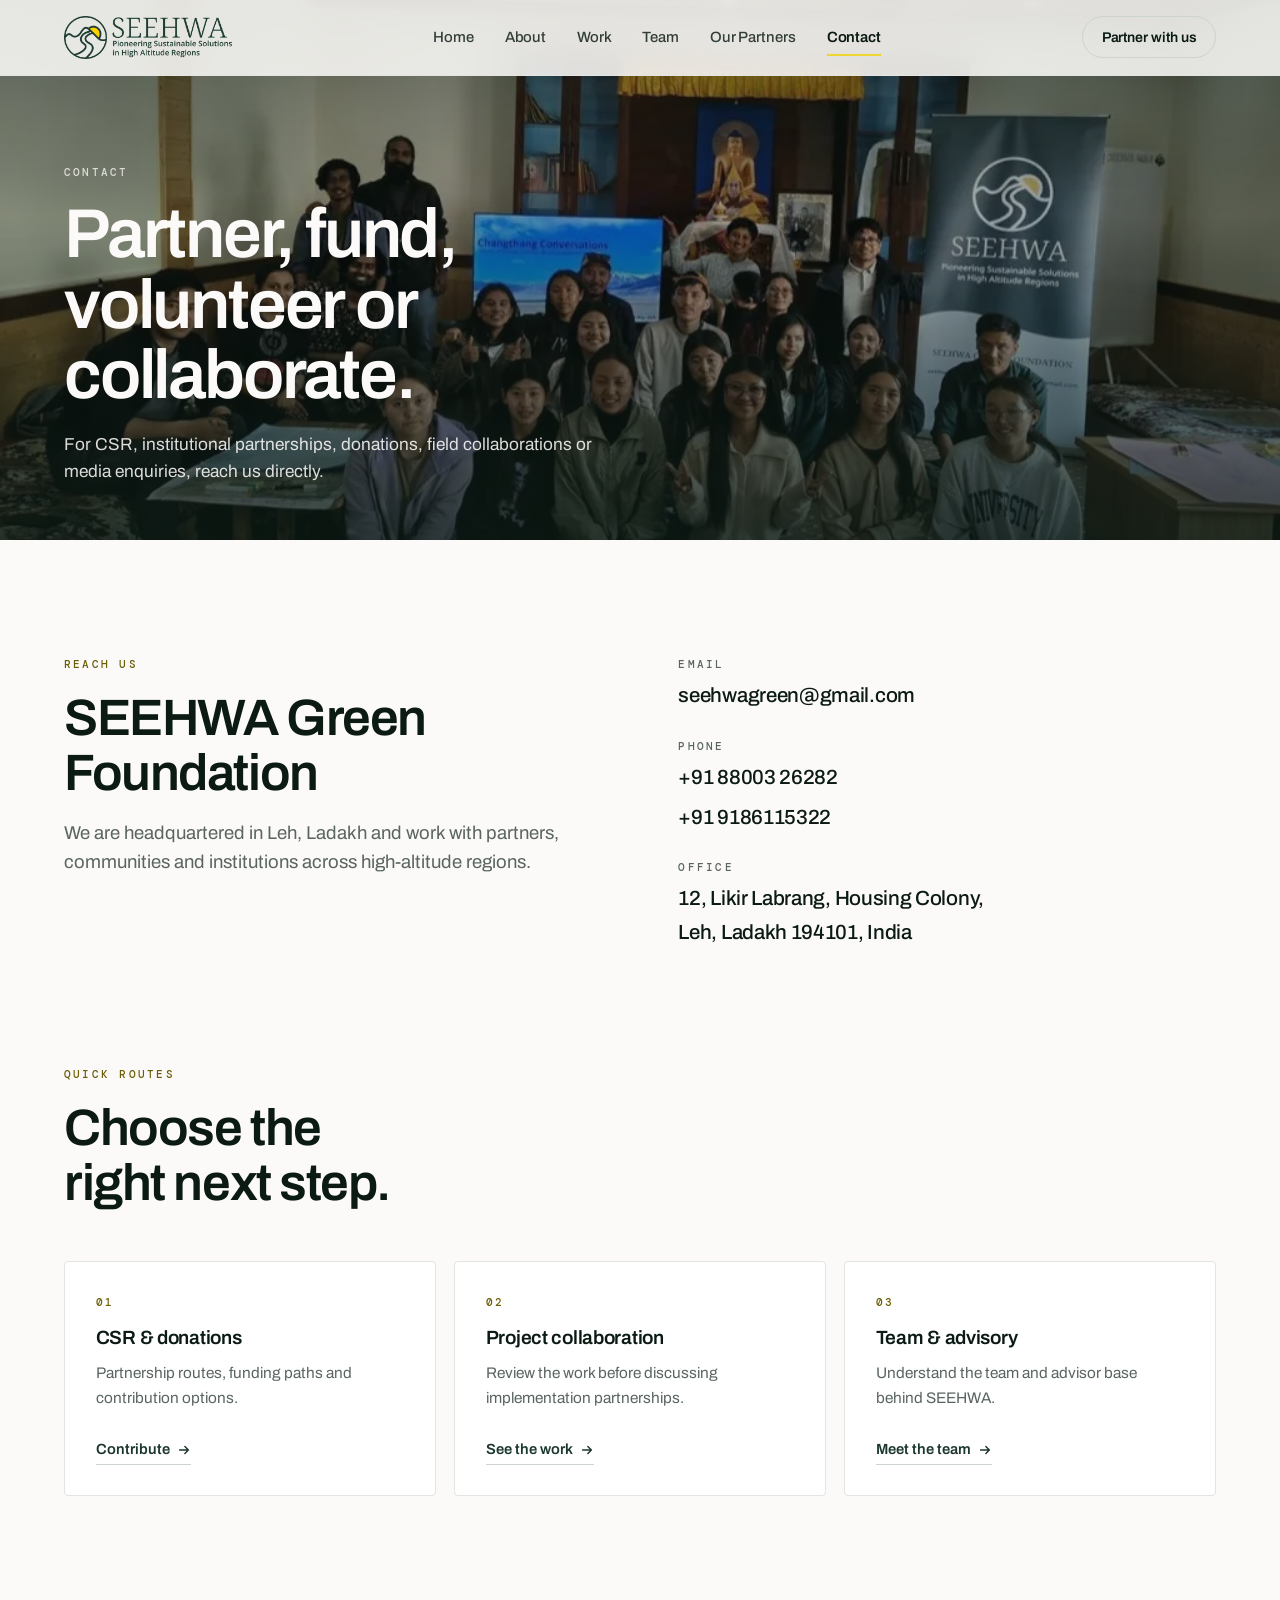
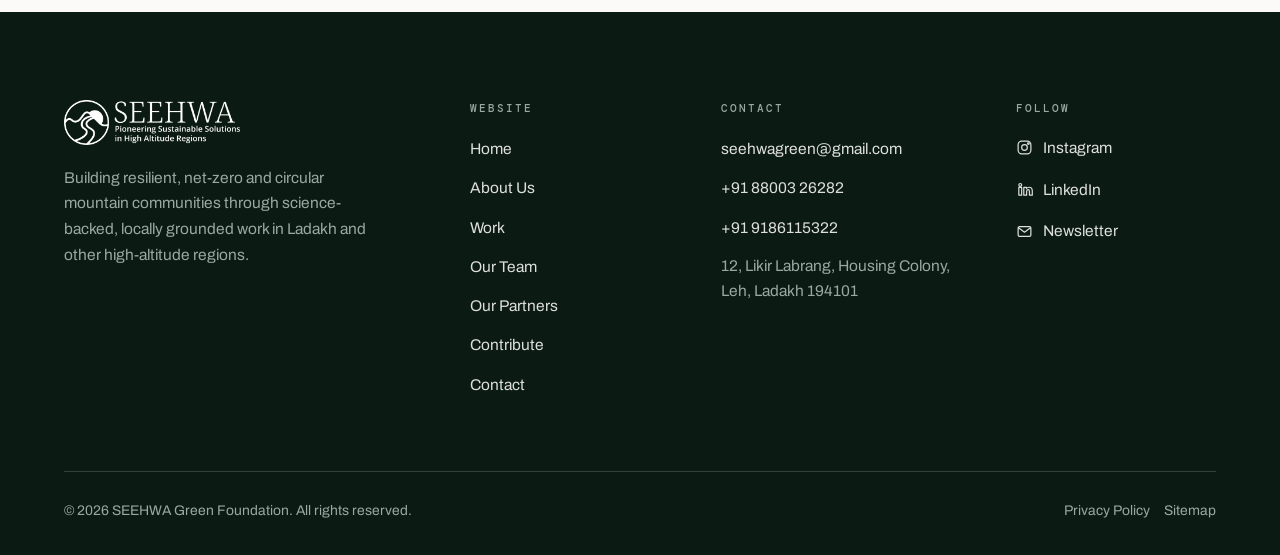
<file: contact.html>
<!doctype html>
<html lang="en">
<head>
  <meta charset="utf-8">
  <meta name="viewport" content="width=device-width, initial-scale=1">
  <title>Contact | SEEHWA Green Foundation</title>
  <meta name="description" content="Contact SEEHWA Green Foundation for CSR, donations, institutional partnerships, volunteering and field collaboration in Ladakh.">
  <meta name="author" content="SEEHWA Green Foundation">
  <meta name="robots" content="index, follow, max-image-preview:large">
  <link rel="canonical" href="https://seehwagreen.org/contact.html">
  <meta property="og:type" content="website">
  <meta property="og:site_name" content="SEEHWA Green Foundation">
  <meta property="og:title" content="Contact | SEEHWA Green Foundation">
  <meta property="og:description" content="Contact SEEHWA Green Foundation for CSR, donations, institutional partnerships, volunteering and field collaboration in Ladakh.">
  <meta property="og:url" content="https://seehwagreen.org/contact.html">
  <meta property="og:image" content="https://seehwagreen.org/assets/images/opt/livelihood.jpg">
  <meta name="twitter:card" content="summary_large_image">
  <meta name="theme-color" content="#0C1A14">

  <link rel="icon" href="assets/images/favicon.svg" type="image/svg+xml">
  <link rel="icon" href="assets/images/favicon-32.png" type="image/png" sizes="32x32">
  <link rel="icon" href="assets/images/favicon-16.png" type="image/png" sizes="16x16">
  <link rel="apple-touch-icon" href="assets/images/favicon-192.png">
  <link rel="manifest" href="site.webmanifest">

  <link rel="preconnect" href="https://fonts.googleapis.com">
  <link rel="preconnect" href="https://fonts.gstatic.com" crossorigin>
  <link href="https://fonts.googleapis.com/css2?family=Archivo:wght@400;500;600;700&family=DM+Mono:wght@400;500&display=swap" rel="stylesheet">
  <link rel="stylesheet" href="assets/css/main.css?v=20260922">

  <script type="application/ld+json">
  {
    "@context": "https://schema.org",
    "@type": "NGO",
    "name": "SEEHWA Green Foundation",
    "url": "https://seehwagreen.org/",
    "logo": "https://seehwagreen.org/assets/images/logo.png",
    "email": "seehwagreen@gmail.com",
    "telephone": ["+91 88003 26282", "+91 9186115322"],
    "address": {
      "@type": "PostalAddress",
      "streetAddress": "12, Likir Labrang, Housing Colony",
      "addressLocality": "Leh",
      "addressRegion": "Ladakh",
      "postalCode": "194101",
      "addressCountry": "IN"
    },
    "award": "Recipient of the 2026 NaropaCare Grant",
    "sameAs": ["https://www.livetolove.org/naropacare", "https://www.instagram.com/seehwagreen/", "https://www.linkedin.com/in/seehwa-green-foundation-78916735b/"]
  }
  </script>
</head>
<body>
  <a class="skip-link" href="#main">Skip to main content</a>

  <header class="header">
    <div class="header__inner">
      <a class="header__logo" href="index.html" aria-label="SEEHWA Green Foundation &mdash; home">
        <img src="assets/images/logo.png" alt="SEEHWA Green Foundation" width="168" height="43">
      </a>

      <nav id="site-nav" class="nav" aria-label="Main menu">
        <a href="index.html">Home</a>
        <a href="about.html">About</a>
        <a href="work.html">Work</a>
        <a href="team.html">Team</a>
        <a href="partners.html">Our Partners</a>
        <a href="contact.html" aria-current="page">Contact</a>
        <a class="nav__cta-mobile" href="contribute.html">Partner with us</a>
      </nav>

      <div class="header__cta">
        <a class="btn btn--ghost-light" href="contribute.html">Partner with us</a>
      </div>

      <button class="nav-toggle" type="button" aria-expanded="false" aria-controls="site-nav" aria-label="Toggle menu">
        <span></span>
      </button>
    </div>
  </header>

  <main id="main">

    <section class="phero" data-hero aria-labelledby="contact-title">
      <div class="phero__media">
        <picture>
          <source type="image/webp"
                  srcset="assets/images/opt/livelihood-640.webp 640w,
                          assets/images/opt/livelihood-1024.webp 1024w"
                  sizes="100vw">
          <img src="assets/images/opt/livelihood.jpg" alt="SEEHWA team working with community members in Ladakh" width="1024" height="771" fetchpriority="high" decoding="async">
        </picture>
      </div>
      <div class="phero__inner container">
        <p class="label">Contact</p>
        <h1 class="phero__title" id="contact-title">Partner, fund, volunteer or collaborate.</h1>
        <p class="phero__lede">For CSR, institutional partnerships, donations, field collaborations or media enquiries, reach us directly.</p>
      </div>
    </section>

    <section class="section" aria-labelledby="contact-details-title">
      <div class="container">
        <div class="split">
          <div class="split__head">
            <p class="label label--gold">Reach us</p>
            <h2 class="h2" id="contact-details-title">SEEHWA Green Foundation</h2>
            <p class="lede" style="margin-top:1.2rem">We are headquartered in Leh, Ladakh and work with partners, communities and institutions across high-altitude regions.</p>
          </div>
          <div class="contact-list">
            <div>
              <p class="label">Email</p>
              <a href="mailto:seehwagreen@gmail.com">seehwagreen@gmail.com</a>
            </div>
            <div>
              <p class="label">Phone</p>
              <a href="tel:+918800326282">+91 88003 26282</a>
              <a href="tel:+919186115322">+91 9186115322</a>
            </div>
            <div>
              <p class="label">Office</p>
              <address>12, Likir Labrang, Housing Colony,<br>Leh, Ladakh 194101, India</address>
            </div>
          </div>
        </div>
      </div>
    </section>

    <section class="section" style="padding-top:0" aria-labelledby="routes-title">
      <div class="container">
        <div class="focus__head">
          <div>
            <p class="label label--gold">Quick routes</p>
            <h2 class="h2" id="routes-title" style="margin-top:1.1rem">Choose the right next step.</h2>
          </div>
        </div>
        <div class="tiles">
          <a class="tile" href="contribute.html">
            <p class="label label--gold">01</p>
            <h3 class="h3 tile__title">CSR &amp; donations</h3>
            <p class="tile__text">Partnership routes, funding paths and contribution options.</p>
            <div class="tile__action"><span class="inline-link">Contribute <svg class="arrow" width="14" height="14" viewBox="0 0 16 16" fill="none" aria-hidden="true"><path d="M3 8h10M9 4l4 4-4 4" stroke="currentColor" stroke-width="1.7" stroke-linecap="round" stroke-linejoin="round"/></svg></span></div>
          </a>
          <a class="tile" href="work.html">
            <p class="label label--gold">02</p>
            <h3 class="h3 tile__title">Project collaboration</h3>
            <p class="tile__text">Review the work before discussing implementation partnerships.</p>
            <div class="tile__action"><span class="inline-link">See the work <svg class="arrow" width="14" height="14" viewBox="0 0 16 16" fill="none" aria-hidden="true"><path d="M3 8h10M9 4l4 4-4 4" stroke="currentColor" stroke-width="1.7" stroke-linecap="round" stroke-linejoin="round"/></svg></span></div>
          </a>
          <a class="tile" href="team.html">
            <p class="label label--gold">03</p>
            <h3 class="h3 tile__title">Team &amp; advisory</h3>
            <p class="tile__text">Understand the team and advisor base behind SEEHWA.</p>
            <div class="tile__action"><span class="inline-link">Meet the team <svg class="arrow" width="14" height="14" viewBox="0 0 16 16" fill="none" aria-hidden="true"><path d="M3 8h10M9 4l4 4-4 4" stroke="currentColor" stroke-width="1.7" stroke-linecap="round" stroke-linejoin="round"/></svg></span></div>
          </a>
        </div>
      </div>
    </section>
  </main>

  <footer class="footer">
    <div class="container">
      <div class="footer__grid">
        <div class="footer__brand">
          <a class="footer__logo" href="index.html" aria-label="SEEHWA Green Foundation &mdash; home">
            <img src="assets/images/logo.png" alt="SEEHWA Green Foundation" width="176" height="45">
          </a>
          <p>Building resilient, net-zero and circular mountain communities through science-backed, locally grounded work in Ladakh and other high-altitude regions.</p>
        </div>

        <nav class="footer__col" aria-labelledby="footer-nav-title">
          <h2 id="footer-nav-title">Website</h2>
          <ul>
            <li><a href="index.html">Home</a></li>
            <li><a href="about.html">About Us</a></li>
            <li><a href="work.html">Work</a></li>
            <li><a href="team.html">Our Team</a></li>
            <li><a href="partners.html">Our Partners</a></li>
            <li><a href="contribute.html">Contribute</a></li>
            <li><a href="contact.html">Contact</a></li>
          </ul>
        </nav>

        <section class="footer__col" aria-labelledby="footer-contact-title">
          <h2 id="footer-contact-title">Contact</h2>
          <ul>
            <li><a href="mailto:seehwagreen@gmail.com">seehwagreen@gmail.com</a></li>
            <li><a href="tel:+918800326282">+91 88003 26282</a></li>
            <li><a href="tel:+919186115322">+91 9186115322</a></li>
            <li><p>12, Likir Labrang, Housing Colony,<br>Leh, Ladakh 194101</p></li>
          </ul>
        </section>

        <section class="footer__col" aria-labelledby="footer-social-title">
          <h2 id="footer-social-title">Follow</h2>
          <ul>
            <li>
              <a class="social" href="https://www.instagram.com/seehwagreen/" rel="noopener" target="_blank">
                <svg viewBox="0 0 24 24" aria-hidden="true"><rect x="3" y="3" width="18" height="18" rx="5"></rect><circle cx="12" cy="12" r="4"></circle><circle cx="17.5" cy="6.5" r="1.2"></circle></svg>
                <span>Instagram</span>
              </a>
            </li>
            <li>
              <a class="social" href="https://www.linkedin.com/in/seehwa-green-foundation-78916735b/" rel="noopener" target="_blank">
                <svg viewBox="0 0 24 24" aria-hidden="true"><path d="M4 9h4v11H4z"></path><circle cx="6" cy="5.5" r="2"></circle><path d="M11 9h3.8v1.6c.7-1 1.8-1.8 3.6-1.8 2.8 0 4.6 1.9 4.6 5.4V20h-4v-5.1c0-1.7-.6-2.6-1.9-2.6-1.4 0-2.1 1-2.1 2.6V20h-4z"></path></svg>
                <span>LinkedIn</span>
              </a>
            </li>
            <li>
              <a class="social" href="contribute.html#newsletter">
                <svg viewBox="0 0 24 24" aria-hidden="true"><rect x="3" y="5" width="18" height="14" rx="2"></rect><path d="M4 7l8 6 8-6"></path></svg>
                <span>Newsletter</span>
              </a>
            </li>
          </ul>
        </section>
      </div>

      <div class="footer__bottom">
        <p>&copy; 2026 SEEHWA Green Foundation. All rights reserved.</p>
        <p class="footer__legal">
          <a href="privacy.html">Privacy Policy</a>
          <a href="sitemap.xml">Sitemap</a>
        </p>
      </div>
    </div>
  </footer>

  <script src="assets/js/site.js" defer></script>
</body>
</html>
</file>
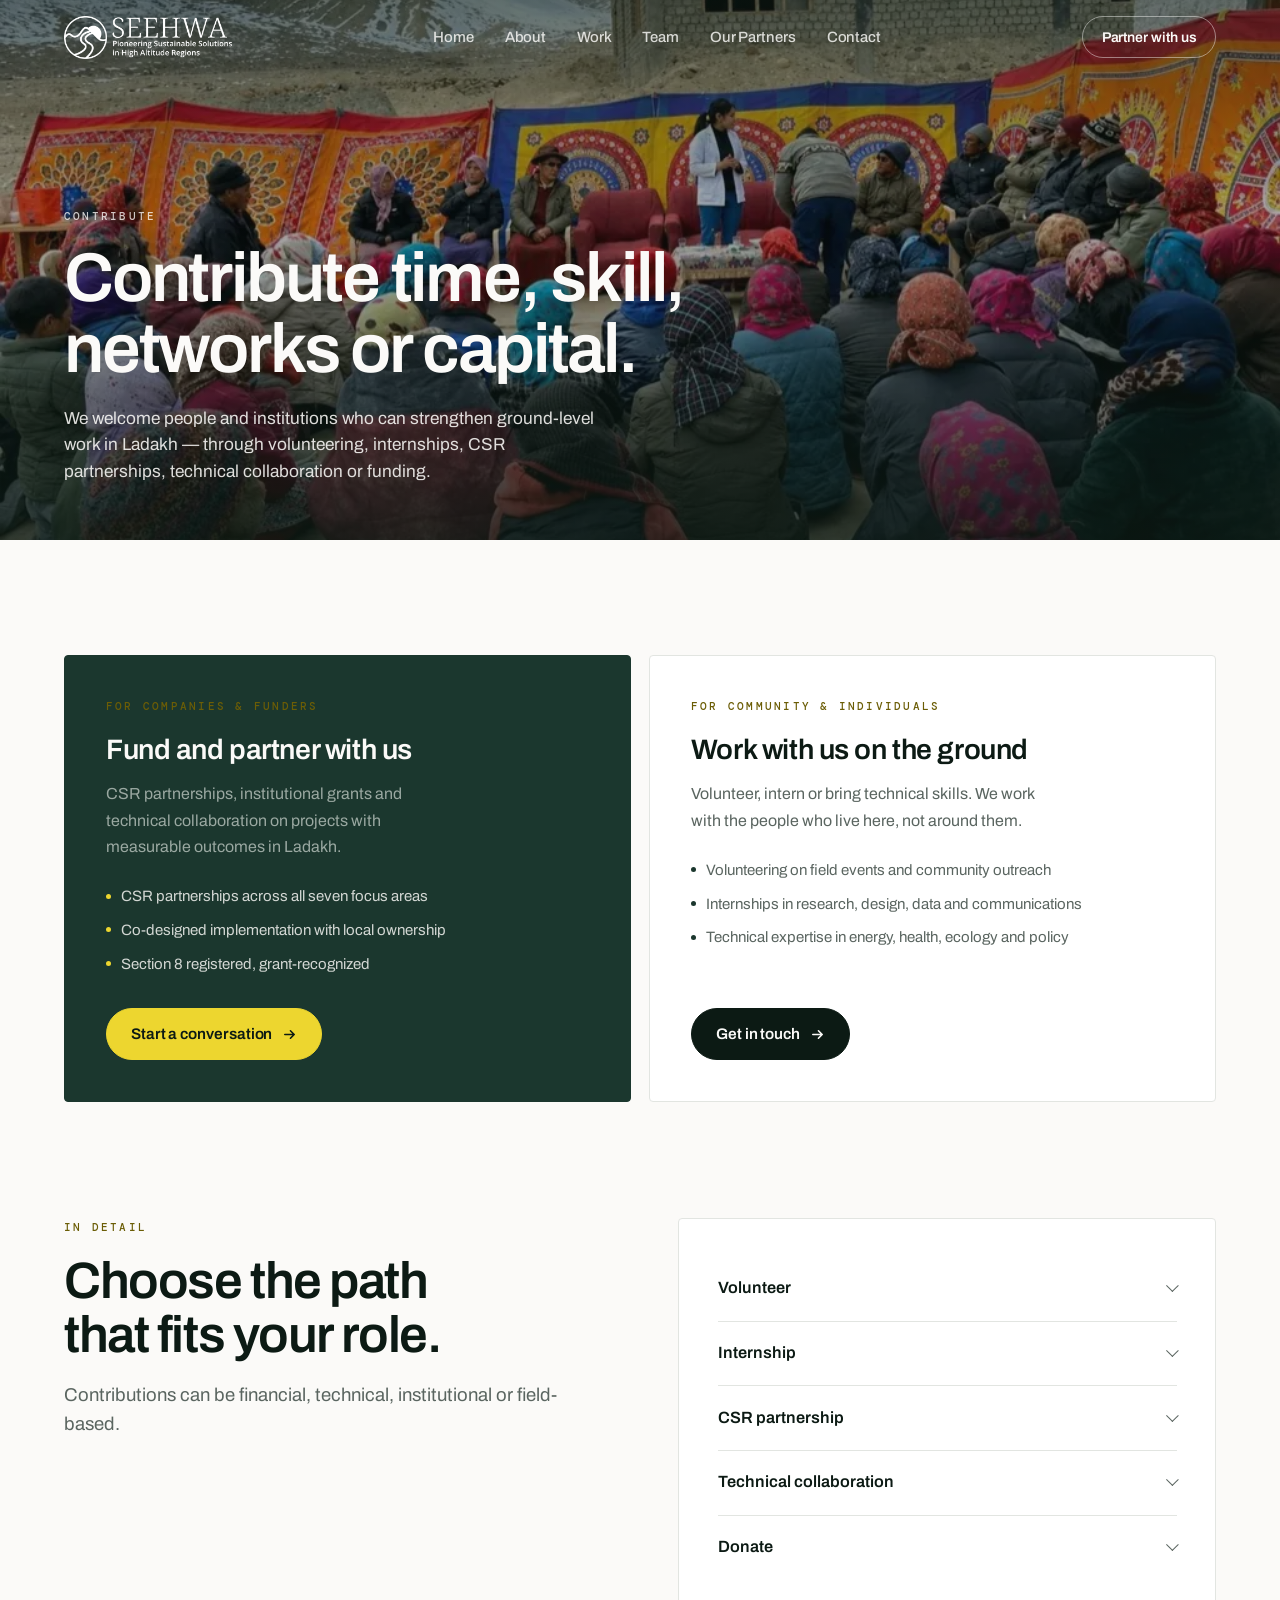
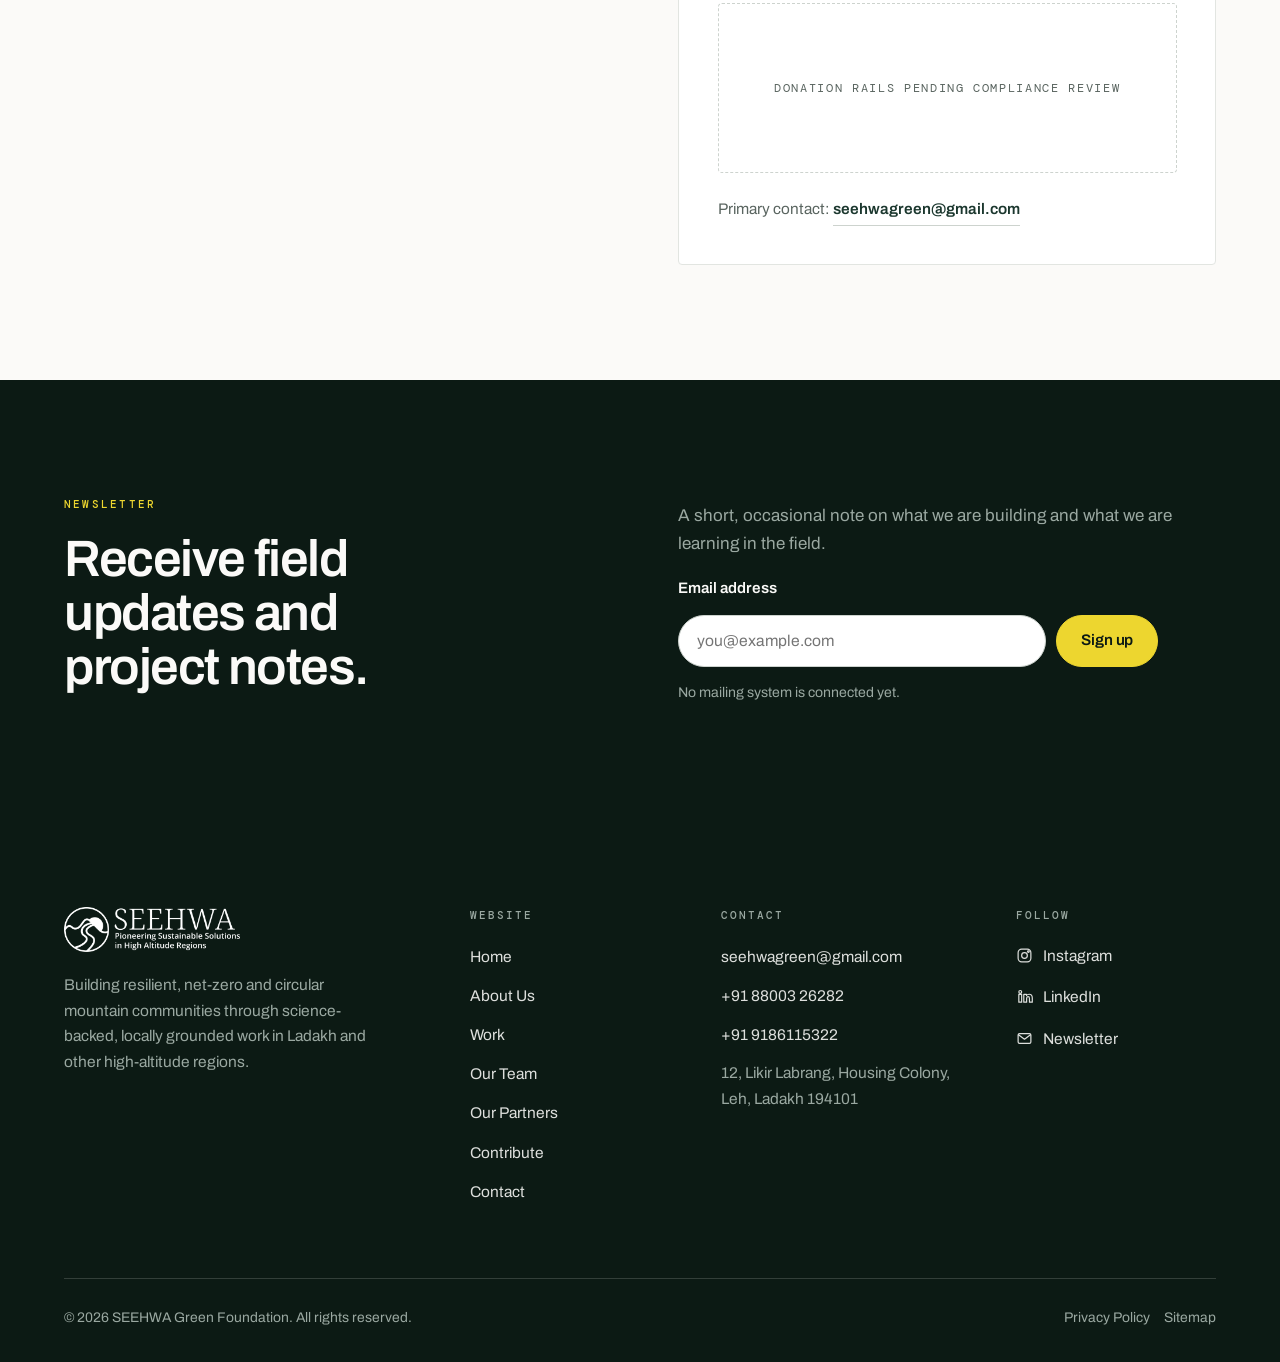
<file: contribute.html>
<!doctype html>
<html lang="en">
<head>
  <meta charset="utf-8">
  <meta name="viewport" content="width=device-width, initial-scale=1">
  <title>Contribute | SEEHWA Green Foundation</title>
  <meta name="description" content="Contribute to SEEHWA Green Foundation through volunteering, internships, CSR partnerships, technical collaboration, donations and field updates.">
  <meta name="author" content="SEEHWA Green Foundation">
  <meta name="robots" content="index, follow, max-image-preview:large">
  <link rel="canonical" href="https://seehwagreen.org/contribute.html">
  <meta property="og:type" content="website">
  <meta property="og:site_name" content="SEEHWA Green Foundation">
  <meta property="og:title" content="Contribute | SEEHWA Green Foundation">
  <meta property="og:description" content="Contribute to SEEHWA Green Foundation through volunteering, internships, CSR partnerships, technical collaboration, donations and field updates.">
  <meta property="og:url" content="https://seehwagreen.org/contribute.html">
  <meta property="og:image" content="https://seehwagreen.org/assets/images/opt/community.jpg">
  <meta name="twitter:card" content="summary_large_image">
  <meta name="theme-color" content="#0C1A14">

  <link rel="icon" href="assets/images/favicon.svg" type="image/svg+xml">
  <link rel="icon" href="assets/images/favicon-32.png" type="image/png" sizes="32x32">
  <link rel="icon" href="assets/images/favicon-16.png" type="image/png" sizes="16x16">
  <link rel="apple-touch-icon" href="assets/images/favicon-192.png">
  <link rel="manifest" href="site.webmanifest">

  <link rel="preconnect" href="https://fonts.googleapis.com">
  <link rel="preconnect" href="https://fonts.gstatic.com" crossorigin>
  <link href="https://fonts.googleapis.com/css2?family=Archivo:wght@400;500;600;700&family=DM+Mono:wght@400;500&display=swap" rel="stylesheet">
  <link rel="stylesheet" href="assets/css/main.css?v=20260922">

  <script type="application/ld+json">
  {
    "@context": "https://schema.org",
    "@type": "NGO",
    "name": "SEEHWA Green Foundation",
    "url": "https://seehwagreen.org/",
    "logo": "https://seehwagreen.org/assets/images/logo.png",
    "email": "seehwagreen@gmail.com",
    "telephone": ["+91 88003 26282", "+91 9186115322"],
    "address": {
      "@type": "PostalAddress",
      "streetAddress": "12, Likir Labrang, Housing Colony",
      "addressLocality": "Leh",
      "addressRegion": "Ladakh",
      "postalCode": "194101",
      "addressCountry": "IN"
    },
    "award": "Recipient of the 2026 NaropaCare Grant",
    "sameAs": ["https://www.livetolove.org/naropacare", "https://www.instagram.com/seehwagreen/", "https://www.linkedin.com/in/seehwa-green-foundation-78916735b/"]
  }
  </script>
</head>
<body>
  <a class="skip-link" href="#main">Skip to main content</a>

  <header class="header">
    <div class="header__inner">
      <a class="header__logo" href="index.html" aria-label="SEEHWA Green Foundation &mdash; home">
        <img src="assets/images/logo.png" alt="SEEHWA Green Foundation" width="168" height="43">
      </a>

      <nav id="site-nav" class="nav" aria-label="Main menu">
        <a href="index.html">Home</a>
        <a href="about.html">About</a>
        <a href="work.html">Work</a>
        <a href="team.html">Team</a>
        <a href="partners.html">Our Partners</a>
        <a href="contact.html">Contact</a>
        <a class="nav__cta-mobile" href="contribute.html" aria-current="page">Partner with us</a>
      </nav>

      <div class="header__cta">
        <a class="btn btn--ghost-light" href="contribute.html">Partner with us</a>
      </div>

      <button class="nav-toggle" type="button" aria-expanded="false" aria-controls="site-nav" aria-label="Toggle menu">
        <span></span>
      </button>
    </div>
  </header>

  <main id="main">

    <section class="phero" data-hero aria-labelledby="contribute-title">
      <div class="phero__media">
        <picture>
          <source type="image/webp"
                  srcset="assets/images/opt/community-640.webp 640w,
                          assets/images/opt/community-1024.webp 1024w"
                  sizes="100vw">
          <img src="assets/images/opt/community.jpg" alt="Community consultation in a Ladakhi village" width="1024" height="771" fetchpriority="high" decoding="async">
        </picture>
      </div>
      <div class="phero__inner container">
        <p class="label">Contribute</p>
        <h1 class="phero__title" id="contribute-title">Contribute time, skill, networks or capital.</h1>
        <p class="phero__lede">We welcome people and institutions who can strengthen ground-level work in Ladakh &mdash; through volunteering, internships, CSR partnerships, technical collaboration or funding.</p>
      </div>
    </section>

    <section class="section" aria-labelledby="doors-title">
      <div class="container">
        <h2 class="sr-only" id="doors-title">Ways to contribute</h2>
        <div class="doors__grid">
          <div class="door door--dark">
            <p class="label label--gold">For companies &amp; funders</p>
            <h3 class="h3 door__title" style="font-size:clamp(1.4rem,2.2vw,1.9rem)">Fund and partner with us</h3>
            <p class="door__text">CSR partnerships, institutional grants and technical collaboration on projects with measurable outcomes in Ladakh.</p>
            <ul class="door__list">
              <li>CSR partnerships across all seven focus areas</li>
              <li>Co-designed implementation with local ownership</li>
              <li>Section 8 registered, grant-recognized</li>
            </ul>
            <div class="door__action">
              <a class="btn btn--gold" href="mailto:seehwagreen@gmail.com?subject=CSR%20or%20funding%20partnership%20with%20SEEHWA">Start a conversation <svg class="arrow" width="15" height="15" viewBox="0 0 16 16" fill="none" aria-hidden="true"><path d="M3 8h10M9 4l4 4-4 4" stroke="currentColor" stroke-width="1.7" stroke-linecap="round" stroke-linejoin="round"/></svg></a>
            </div>
          </div>

          <div class="door">
            <p class="label label--gold">For community &amp; individuals</p>
            <h3 class="h3 door__title" style="font-size:clamp(1.4rem,2.2vw,1.9rem)">Work with us on the ground</h3>
            <p class="door__text">Volunteer, intern or bring technical skills. We work with the people who live here, not around them.</p>
            <ul class="door__list">
              <li>Volunteering on field events and community outreach</li>
              <li>Internships in research, design, data and communications</li>
              <li>Technical expertise in energy, health, ecology and policy</li>
            </ul>
            <div class="door__action">
              <a class="btn btn--dark" href="mailto:seehwagreen@gmail.com?subject=Volunteering%20or%20internship%20with%20SEEHWA">Get in touch <svg class="arrow" width="15" height="15" viewBox="0 0 16 16" fill="none" aria-hidden="true"><path d="M3 8h10M9 4l4 4-4 4" stroke="currentColor" stroke-width="1.7" stroke-linecap="round" stroke-linejoin="round"/></svg></a>
            </div>
          </div>
        </div>
      </div>
    </section>

    <section class="section" style="padding-top:0" aria-labelledby="options-title">
      <div class="container">
        <div class="split">
          <div class="split__head">
            <p class="label label--gold">In detail</p>
            <h2 class="h2" id="options-title">Choose the path that fits your role.</h2>
            <p class="lede" style="margin-top:1.2rem">Contributions can be financial, technical, institutional or field-based.</p>
          </div>
          <div class="panel">
            <div class="accordion">
              <details>
                <summary>Volunteer</summary>
                <p>Support field events, documentation, community outreach and knowledge work.</p>
              </details>
              <details>
                <summary>Internship</summary>
                <p>Work with us on research, design, data, sustainability, communications or field coordination.</p>
              </details>
              <details>
                <summary>CSR partnership</summary>
                <p>Collaborate on health access, climate resilience, renewable energy, water, waste and livelihood projects.</p>
              </details>
              <details>
                <summary>Technical collaboration</summary>
                <p>Bring expertise in energy, HVAC, public health, ecology, data, policy, design or implementation.</p>
              </details>
              <details>
                <summary>Donate</summary>
                <p>UPI ID, QR code and payment gateway links will be added here after final compliance review.</p>
              </details>
            </div>
            <div class="placeholder">Donation rails pending compliance review</div>
            <p style="color:var(--text-muted);font-size:.96rem">Primary contact: <a class="inline-link" href="mailto:seehwagreen@gmail.com?subject=Contribution%20or%20partnership%20with%20SEEHWA">seehwagreen@gmail.com</a></p>
          </div>
        </div>
      </div>
    </section>

    <section id="newsletter" class="section dark" aria-labelledby="newsletter-title">
      <div class="container">
        <div class="split">
          <div class="split__head">
            <p class="label label--gold">Newsletter</p>
            <h2 class="h2" id="newsletter-title">Receive field updates and project notes.</h2>
          </div>
          <div class="split__body">
            <p>A short, occasional note on what we are building and what we are learning in the field.</p>
            <form class="newsletter-form form" novalidate>
              <label for="email">Email address</label>
              <div class="form__row">
                <input id="email" name="email" type="email" autocomplete="email" placeholder="you@example.com" required>
                <button class="btn btn--gold" type="submit">Sign up</button>
              </div>
              <p class="form__note" role="status" aria-live="polite">No mailing system is connected yet.</p>
            </form>
          </div>
        </div>
      </div>
    </section>
  </main>

  <footer class="footer">
    <div class="container">
      <div class="footer__grid">
        <div class="footer__brand">
          <a class="footer__logo" href="index.html" aria-label="SEEHWA Green Foundation &mdash; home">
            <img src="assets/images/logo.png" alt="SEEHWA Green Foundation" width="176" height="45">
          </a>
          <p>Building resilient, net-zero and circular mountain communities through science-backed, locally grounded work in Ladakh and other high-altitude regions.</p>
        </div>

        <nav class="footer__col" aria-labelledby="footer-nav-title">
          <h2 id="footer-nav-title">Website</h2>
          <ul>
            <li><a href="index.html">Home</a></li>
            <li><a href="about.html">About Us</a></li>
            <li><a href="work.html">Work</a></li>
            <li><a href="team.html">Our Team</a></li>
            <li><a href="partners.html">Our Partners</a></li>
            <li><a href="contribute.html">Contribute</a></li>
            <li><a href="contact.html">Contact</a></li>
          </ul>
        </nav>

        <section class="footer__col" aria-labelledby="footer-contact-title">
          <h2 id="footer-contact-title">Contact</h2>
          <ul>
            <li><a href="mailto:seehwagreen@gmail.com">seehwagreen@gmail.com</a></li>
            <li><a href="tel:+918800326282">+91 88003 26282</a></li>
            <li><a href="tel:+919186115322">+91 9186115322</a></li>
            <li><p>12, Likir Labrang, Housing Colony,<br>Leh, Ladakh 194101</p></li>
          </ul>
        </section>

        <section class="footer__col" aria-labelledby="footer-social-title">
          <h2 id="footer-social-title">Follow</h2>
          <ul>
            <li>
              <a class="social" href="https://www.instagram.com/seehwagreen/" rel="noopener" target="_blank">
                <svg viewBox="0 0 24 24" aria-hidden="true"><rect x="3" y="3" width="18" height="18" rx="5"></rect><circle cx="12" cy="12" r="4"></circle><circle cx="17.5" cy="6.5" r="1.2"></circle></svg>
                <span>Instagram</span>
              </a>
            </li>
            <li>
              <a class="social" href="https://www.linkedin.com/in/seehwa-green-foundation-78916735b/" rel="noopener" target="_blank">
                <svg viewBox="0 0 24 24" aria-hidden="true"><path d="M4 9h4v11H4z"></path><circle cx="6" cy="5.5" r="2"></circle><path d="M11 9h3.8v1.6c.7-1 1.8-1.8 3.6-1.8 2.8 0 4.6 1.9 4.6 5.4V20h-4v-5.1c0-1.7-.6-2.6-1.9-2.6-1.4 0-2.1 1-2.1 2.6V20h-4z"></path></svg>
                <span>LinkedIn</span>
              </a>
            </li>
            <li>
              <a class="social" href="contribute.html#newsletter">
                <svg viewBox="0 0 24 24" aria-hidden="true"><rect x="3" y="5" width="18" height="14" rx="2"></rect><path d="M4 7l8 6 8-6"></path></svg>
                <span>Newsletter</span>
              </a>
            </li>
          </ul>
        </section>
      </div>

      <div class="footer__bottom">
        <p>&copy; 2026 SEEHWA Green Foundation. All rights reserved.</p>
        <p class="footer__legal">
          <a href="privacy.html">Privacy Policy</a>
          <a href="sitemap.xml">Sitemap</a>
        </p>
      </div>
    </div>
  </footer>

  <script src="assets/js/site.js" defer></script>
</body>
</html>
</file>
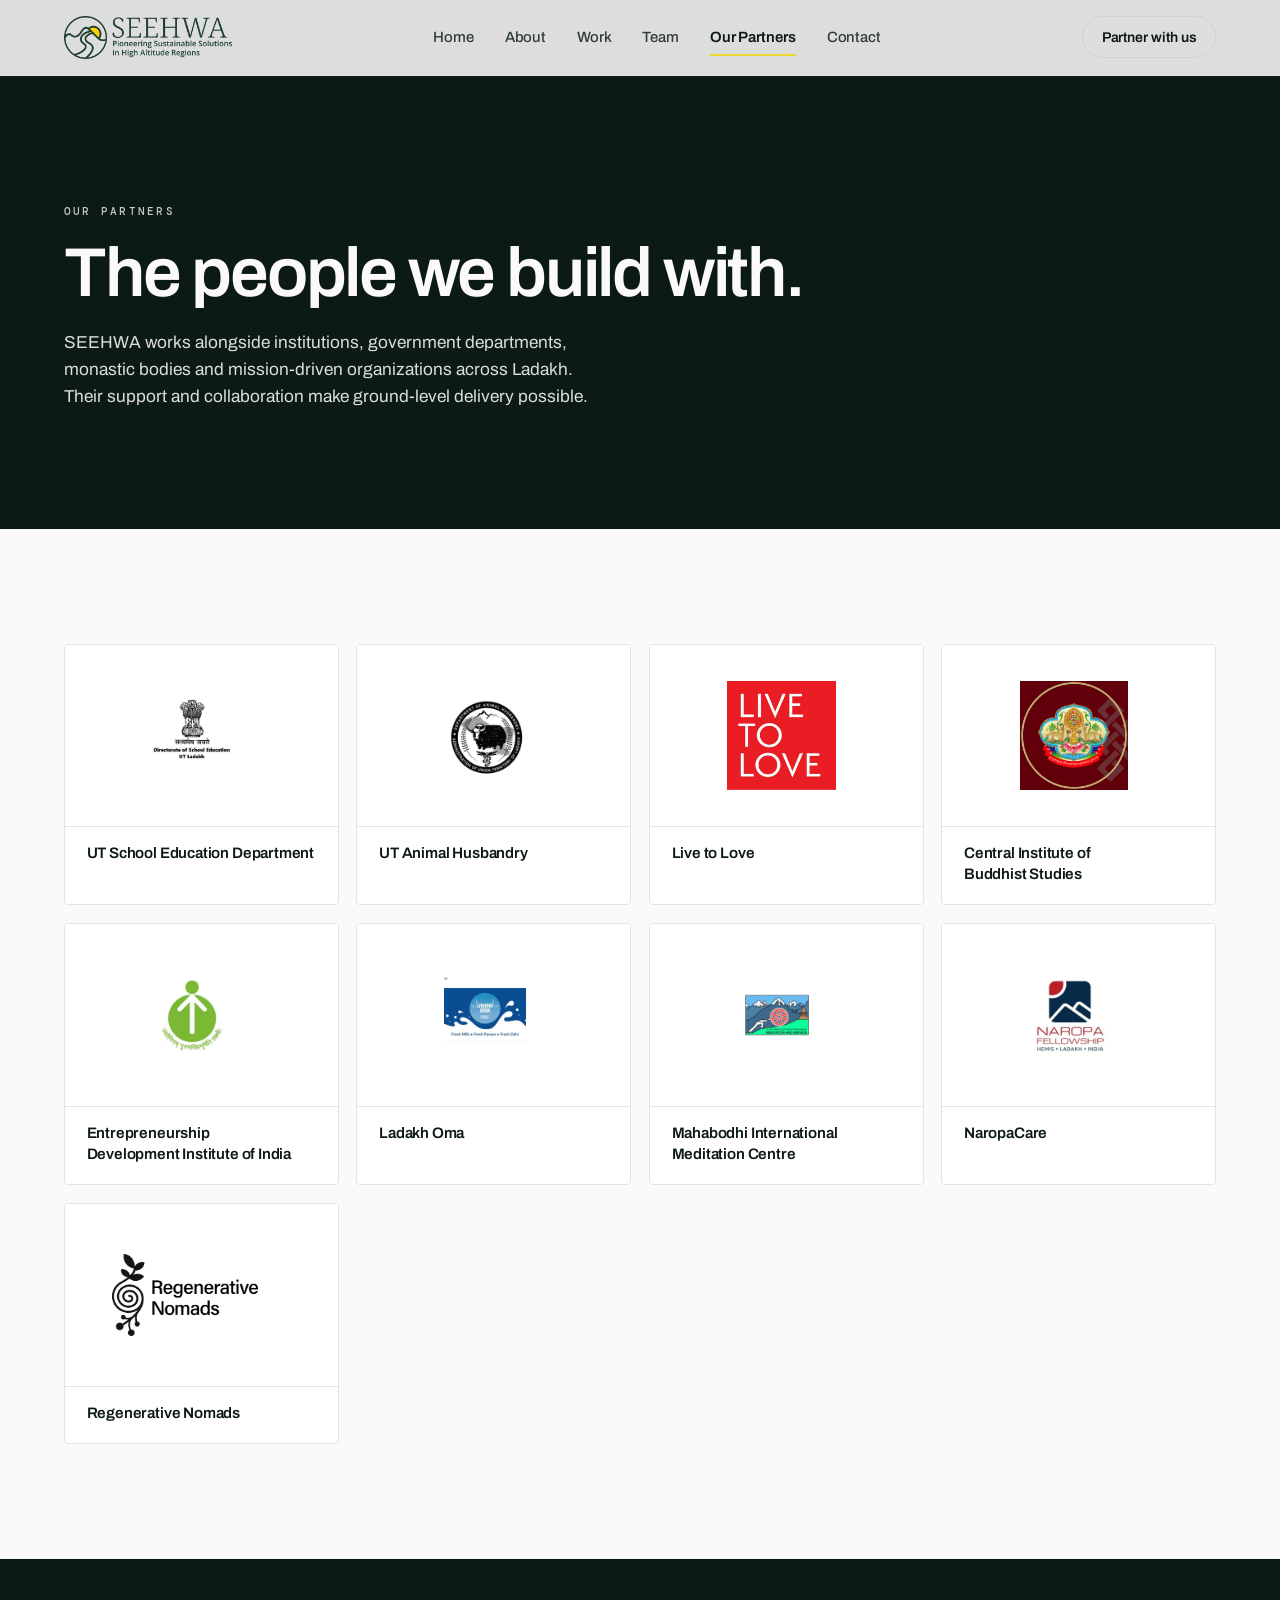
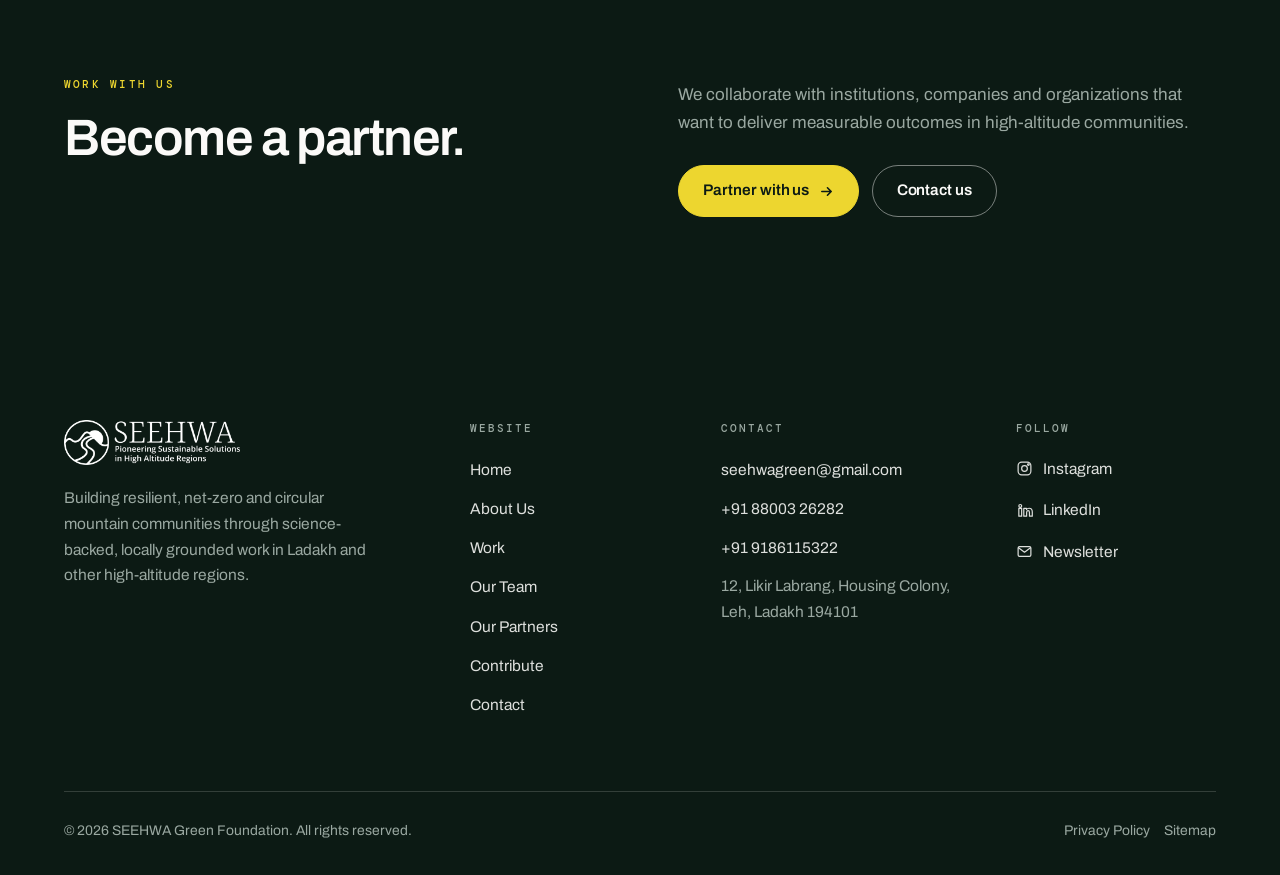
<file: partners.html>
<!doctype html>
<html lang="en">
<head>
  <meta charset="utf-8">
  <meta name="viewport" content="width=device-width, initial-scale=1">
  <title>Our Partners | SEEHWA Green Foundation</title>
  <meta name="description" content="The institutions, departments and organizations SEEHWA Green Foundation works alongside in Ladakh.">
  <meta name="author" content="SEEHWA Green Foundation">
  <meta name="robots" content="index, follow, max-image-preview:large">
  <link rel="canonical" href="https://seehwagreen.org/partners.html">
  <meta property="og:type" content="website">
  <meta property="og:site_name" content="SEEHWA Green Foundation">
  <meta property="og:title" content="Our Partners | SEEHWA Green Foundation">
  <meta property="og:description" content="The institutions, departments and organizations SEEHWA Green Foundation works alongside in Ladakh.">
  <meta property="og:url" content="https://seehwagreen.org/partners.html">
  <meta property="og:image" content="https://seehwagreen.org/assets/images/opt/community.jpg">
  <meta name="twitter:card" content="summary_large_image">
  <meta name="theme-color" content="#0C1A14">

  <link rel="icon" href="assets/images/favicon.svg" type="image/svg+xml">
  <link rel="icon" href="assets/images/favicon-32.png" type="image/png" sizes="32x32">
  <link rel="icon" href="assets/images/favicon-16.png" type="image/png" sizes="16x16">
  <link rel="apple-touch-icon" href="assets/images/favicon-192.png">
  <link rel="manifest" href="site.webmanifest">

  <link rel="preconnect" href="https://fonts.googleapis.com">
  <link rel="preconnect" href="https://fonts.gstatic.com" crossorigin>
  <link href="https://fonts.googleapis.com/css2?family=Archivo:wght@400;500;600;700&family=DM+Mono:wght@400;500&display=swap" rel="stylesheet">
  <link rel="stylesheet" href="assets/css/main.css?v=20260922">

  <script type="application/ld+json">
  {
    "@context": "https://schema.org",
    "@type": "NGO",
    "name": "SEEHWA Green Foundation",
    "url": "https://seehwagreen.org/",
    "logo": "https://seehwagreen.org/assets/images/logo.png",
    "email": "seehwagreen@gmail.com",
    "telephone": ["+91 88003 26282", "+91 9186115322"],
    "address": {
      "@type": "PostalAddress",
      "streetAddress": "12, Likir Labrang, Housing Colony",
      "addressLocality": "Leh",
      "addressRegion": "Ladakh",
      "postalCode": "194101",
      "addressCountry": "IN"
    },
    "award": "Recipient of the 2026 NaropaCare Grant",
    "sameAs": ["https://www.livetolove.org/naropacare", "https://www.instagram.com/seehwagreen/", "https://www.linkedin.com/in/seehwa-green-foundation-78916735b/"]
  }
  </script>
</head>
<body>
  <a class="skip-link" href="#main">Skip to main content</a>

  <header class="header">
    <div class="header__inner">
      <a class="header__logo" href="index.html" aria-label="SEEHWA Green Foundation &mdash; home">
        <img src="assets/images/logo.png" alt="SEEHWA Green Foundation" width="168" height="43">
      </a>

      <nav id="site-nav" class="nav" aria-label="Main menu">
        <a href="index.html">Home</a>
        <a href="about.html">About</a>
        <a href="work.html">Work</a>
        <a href="team.html">Team</a>
        <a href="partners.html" aria-current="page">Our Partners</a>
        <a href="contact.html">Contact</a>
        <a class="nav__cta-mobile" href="contribute.html">Partner with us</a>
      </nav>

      <div class="header__cta">
        <a class="btn btn--ghost-light" href="contribute.html">Partner with us</a>
      </div>

      <button class="nav-toggle" type="button" aria-expanded="false" aria-controls="site-nav" aria-label="Toggle menu">
        <span></span>
      </button>
    </div>
  </header>

  <main id="main">

    <section class="phero phero--compact" aria-labelledby="partners-title">
      <div class="phero__inner container">
        <p class="label">Our Partners</p>
        <h1 class="phero__title" id="partners-title">The people we build with.</h1>
        <p class="phero__lede">SEEHWA works alongside institutions, government departments, monastic bodies and mission-driven organizations across Ladakh. Their support and collaboration make ground-level delivery possible.</p>
      </div>
    </section>

    <section class="section" aria-labelledby="partner-list-title">
      <div class="container">
        <h2 class="sr-only" id="partner-list-title">Partner organizations</h2>
        <ul class="partners">


         
          <li class="partner">
            <div class="partner__mark">
              <picture>
                <source type="image/webp" srcset="assets/partners/ut-school-education-400.webp 400w" sizes="(max-width: 620px) 45vw, 240px">
                <img src="assets/partners/ut-school-education.png" alt="UT School Education Department logo" loading="lazy" decoding="async">
              </picture>
            </div>
            <p class="partner__name">UT School Education Department</p>
          </li>




          <li class="partner">
            <div class="partner__mark">
              <picture>
                <source type="image/webp" srcset="assets/partners/ut-animal-husbandry-400.webp 400w" sizes="(max-width: 620px) 45vw, 240px">
                <img src="assets/partners/ut-animal-husbandry.png" alt="UT Animal Husbandry logo" loading="lazy" decoding="async">
              </picture>
            </div>
            <p class="partner__name">UT Animal Husbandry</p>
          </li>

          



          <li class="partner partner--bleed">
            <div class="partner__mark">
              <picture>
                <source type="image/webp" srcset="assets/partners/live-to-love-400.webp 400w" sizes="(max-width: 620px) 45vw, 240px">
                <img src="assets/partners/live-to-love.png" alt="Live to Love logo" loading="lazy" decoding="async">
              </picture>
            </div>
            <p class="partner__name">Live to Love</p>
          </li>



          <li class="partner partner--bleed">
            <div class="partner__mark">
              <picture>
                <source type="image/webp" srcset="assets/partners/cibs-400.webp 400w" sizes="(max-width: 620px) 45vw, 240px">
                <img src="assets/partners/cibs.png" alt="Central Institute of Buddhist Studies logo" loading="lazy" decoding="async">
              </picture>
            </div>
            <p class="partner__name">Central Institute of Buddhist Studies</p>
          </li>

          

         





          <li class="partner">
            <div class="partner__mark">
              <picture>
                <source type="image/webp" srcset="assets/partners/edii-400.webp 400w" sizes="(max-width: 620px) 45vw, 240px">
                <img src="assets/partners/edii.png" alt="Entrepreneurship Development Institute of India logo" loading="lazy" decoding="async">
              </picture>
            </div>
            <p class="partner__name">Entrepreneurship Development Institute of India</p>
          </li>
          <li class="partner">
            <div class="partner__mark">
              <picture>
                <source type="image/webp" srcset="assets/partners/ladakh-oma-400.webp 400w, assets/partners/ladakh-oma-800.webp 800w" sizes="(max-width: 620px) 45vw, 240px">
                <img src="assets/partners/ladakh-oma.png" alt="Ladakh Oma logo" loading="lazy" decoding="async">
              </picture>
            </div>
            <p class="partner__name">Ladakh Oma</p>
          </li>



          <li class="partner">
            <div class="partner__mark">
              <picture>
                <source type="image/webp" srcset="assets/partners/mahabodhi-400.webp 400w, assets/partners/mahabodhi-800.webp 800w" sizes="(max-width: 620px) 45vw, 240px">
                <img src="assets/partners/mahabodhi.png" alt="Mahabodhi International Meditation Centre logo" loading="lazy" decoding="async">
              </picture>
            </div>
            <p class="partner__name">Mahabodhi International Meditation Centre</p>
          </li>


          <li class="partner">
            <div class="partner__mark">
              <picture>
                <source type="image/webp" srcset="assets/partners/naropacare-400.webp 400w" sizes="(max-width: 620px) 45vw, 240px">
                <img src="assets/partners/naropacare.png" alt="NaropaCare logo" loading="lazy" decoding="async">
              </picture>
            </div>
            <p class="partner__name">NaropaCare</p>
          </li>
          <li class="partner">
            <div class="partner__mark">
              <picture>
                <source type="image/webp" srcset="assets/partners/regenerative-nomads-400.webp 400w" sizes="(max-width: 620px) 45vw, 240px">
                <img src="assets/partners/regenerative-nomads.png" alt="Regenerative Nomads logo" loading="lazy" decoding="async">
              </picture>
            </div>
            <p class="partner__name">Regenerative Nomads</p>
          </li>


         


         


        </ul>
      </div>
    </section>

    <section class="section dark" aria-labelledby="partners-cta-title">
      <div class="container">
        <div class="split">
          <div class="split__head">
            <p class="label label--gold">Work with us</p>
            <h2 class="h2" id="partners-cta-title">Become a partner.</h2>
          </div>
          <div class="split__body">
            <p>We collaborate with institutions, companies and organizations that want to deliver measurable outcomes in high-altitude communities.</p>
            <div style="display:flex;flex-wrap:wrap;gap:.8rem;margin-top:.6rem">
              <a class="btn btn--gold" href="contribute.html">Partner with us <svg class="arrow" width="15" height="15" viewBox="0 0 16 16" fill="none" aria-hidden="true"><path d="M3 8h10M9 4l4 4-4 4" stroke="currentColor" stroke-width="1.7" stroke-linecap="round" stroke-linejoin="round"/></svg></a>
              <a class="btn btn--ghost-light" href="contact.html">Contact us</a>
            </div>
          </div>
        </div>
      </div>
    </section>
  </main>

  <footer class="footer">
    <div class="container">
      <div class="footer__grid">
        <div class="footer__brand">
          <a class="footer__logo" href="index.html" aria-label="SEEHWA Green Foundation &mdash; home">
            <img src="assets/images/logo.png" alt="SEEHWA Green Foundation" width="176" height="45">
          </a>
          <p>Building resilient, net-zero and circular mountain communities through science-backed, locally grounded work in Ladakh and other high-altitude regions.</p>
        </div>

        <nav class="footer__col" aria-labelledby="footer-nav-title">
          <h2 id="footer-nav-title">Website</h2>
          <ul>
            <li><a href="index.html">Home</a></li>
            <li><a href="about.html">About Us</a></li>
            <li><a href="work.html">Work</a></li>
            <li><a href="team.html">Our Team</a></li>
            <li><a href="partners.html">Our Partners</a></li>
            <li><a href="contribute.html">Contribute</a></li>
            <li><a href="contact.html">Contact</a></li>
          </ul>
        </nav>

        <section class="footer__col" aria-labelledby="footer-contact-title">
          <h2 id="footer-contact-title">Contact</h2>
          <ul>
            <li><a href="mailto:seehwagreen@gmail.com">seehwagreen@gmail.com</a></li>
            <li><a href="tel:+918800326282">+91 88003 26282</a></li>
            <li><a href="tel:+919186115322">+91 9186115322</a></li>
            <li><p>12, Likir Labrang, Housing Colony,<br>Leh, Ladakh 194101</p></li>
          </ul>
        </section>

        <section class="footer__col" aria-labelledby="footer-social-title">
          <h2 id="footer-social-title">Follow</h2>
          <ul>
            <li>
              <a class="social" href="https://www.instagram.com/seehwagreen/" rel="noopener" target="_blank">
                <svg viewBox="0 0 24 24" aria-hidden="true"><rect x="3" y="3" width="18" height="18" rx="5"></rect><circle cx="12" cy="12" r="4"></circle><circle cx="17.5" cy="6.5" r="1.2"></circle></svg>
                <span>Instagram</span>
              </a>
            </li>
            <li>
              <a class="social" href="https://www.linkedin.com/in/seehwa-green-foundation-78916735b/" rel="noopener" target="_blank">
                <svg viewBox="0 0 24 24" aria-hidden="true"><path d="M4 9h4v11H4z"></path><circle cx="6" cy="5.5" r="2"></circle><path d="M11 9h3.8v1.6c.7-1 1.8-1.8 3.6-1.8 2.8 0 4.6 1.9 4.6 5.4V20h-4v-5.1c0-1.7-.6-2.6-1.9-2.6-1.4 0-2.1 1-2.1 2.6V20h-4z"></path></svg>
                <span>LinkedIn</span>
              </a>
            </li>
            <li>
              <a class="social" href="contribute.html#newsletter">
                <svg viewBox="0 0 24 24" aria-hidden="true"><rect x="3" y="5" width="18" height="14" rx="2"></rect><path d="M4 7l8 6 8-6"></path></svg>
                <span>Newsletter</span>
              </a>
            </li>
          </ul>
        </section>
      </div>

      <div class="footer__bottom">
        <p>&copy; 2026 SEEHWA Green Foundation. All rights reserved.</p>
        <p class="footer__legal">
          <a href="privacy.html">Privacy Policy</a>
          <a href="sitemap.xml">Sitemap</a>
        </p>
      </div>
    </div>
  </footer>

  <script src="assets/js/site.js" defer></script>
</body>
</html>
</file>
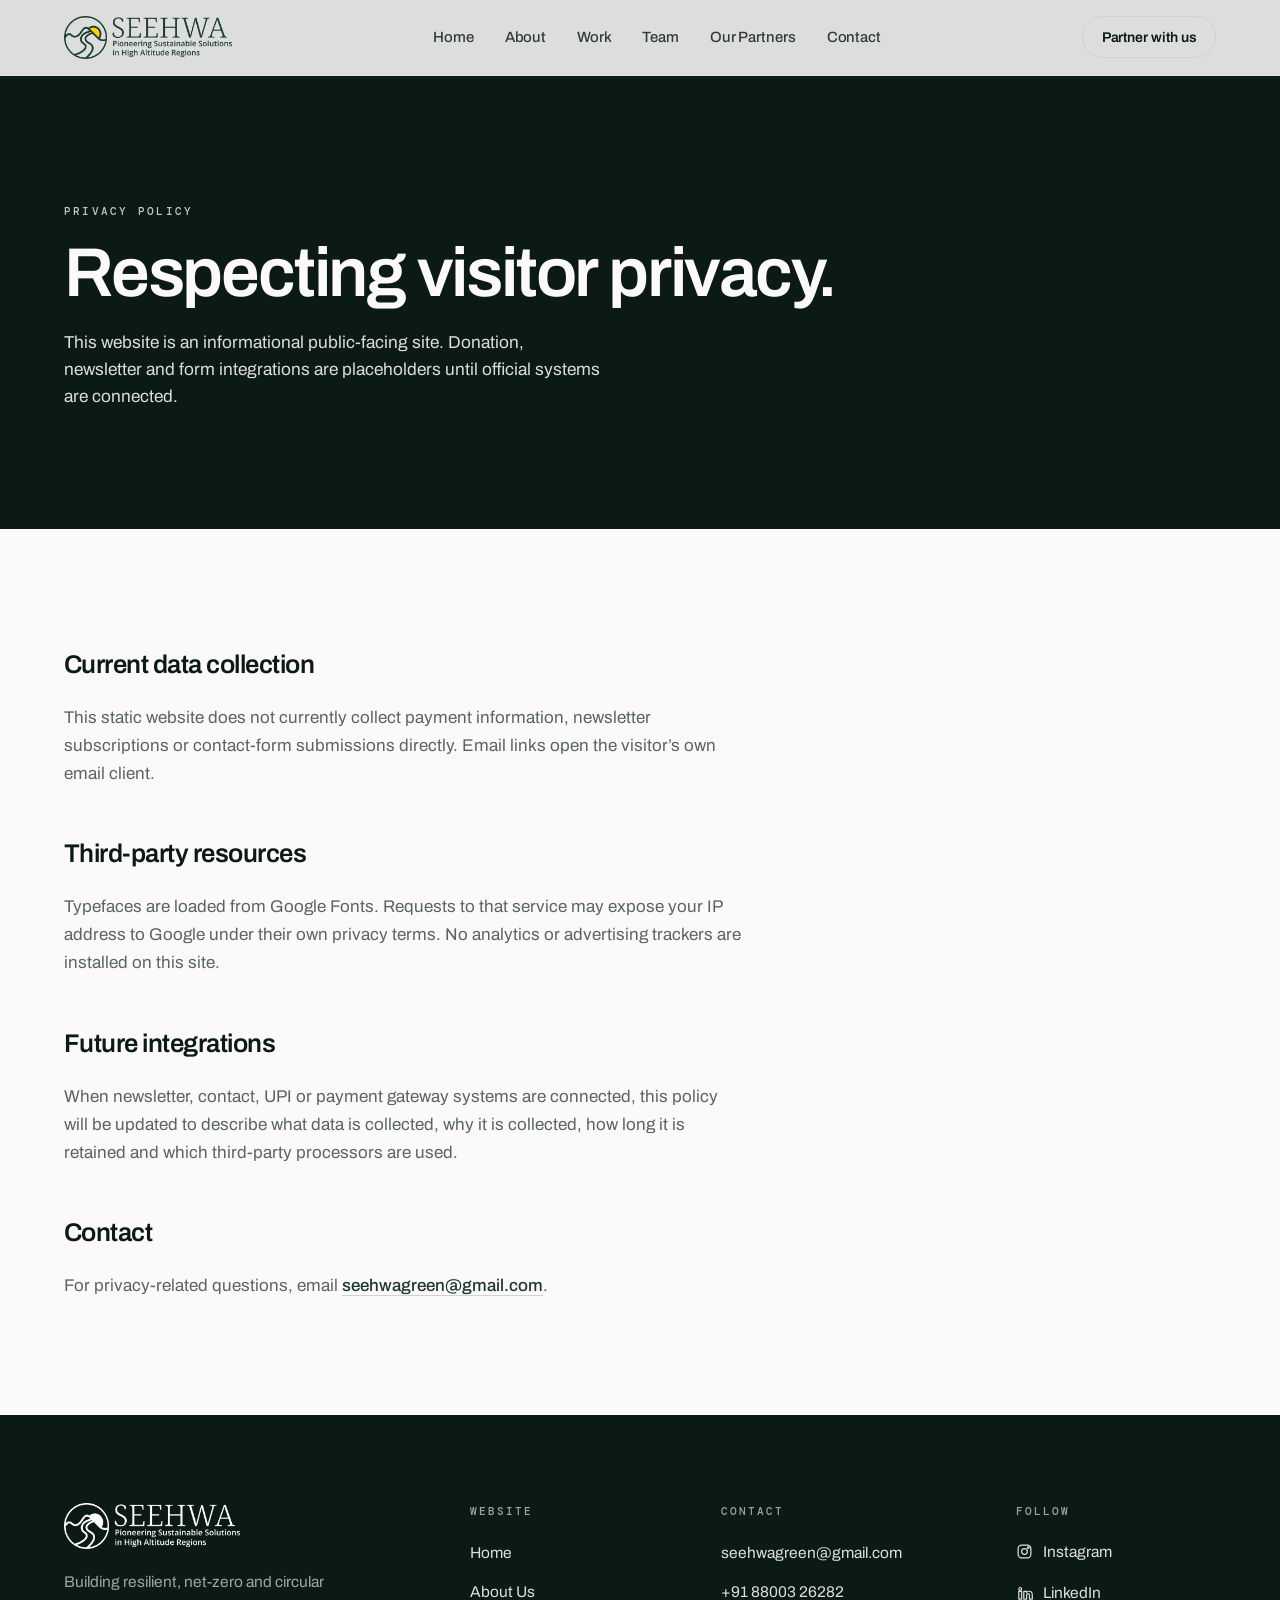
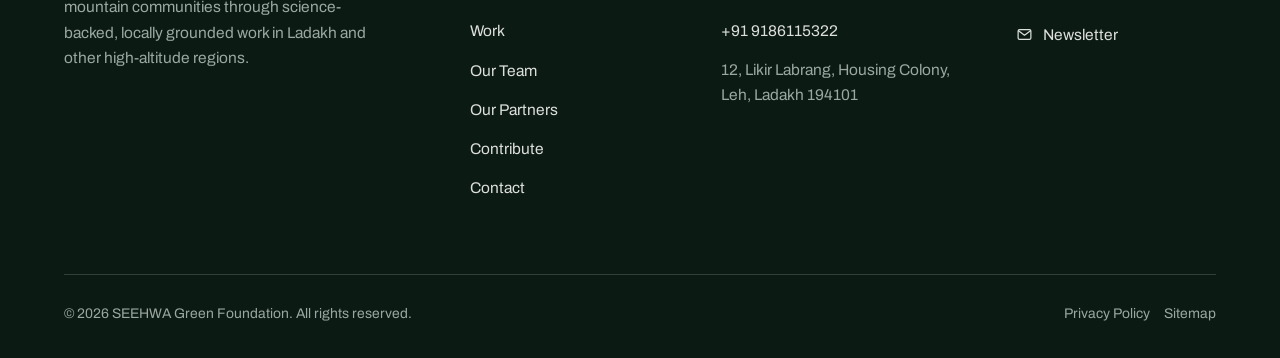
<file: privacy.html>
<!doctype html>
<html lang="en">
<head>
  <meta charset="utf-8">
  <meta name="viewport" content="width=device-width, initial-scale=1">
  <title>Privacy Policy | SEEHWA Green Foundation</title>
  <meta name="description" content="Privacy policy for the SEEHWA Green Foundation website.">
  <meta name="author" content="SEEHWA Green Foundation">
  <meta name="robots" content="index, follow, max-image-preview:large">
  <link rel="canonical" href="https://seehwagreen.org/privacy.html">
  <meta property="og:type" content="website">
  <meta property="og:site_name" content="SEEHWA Green Foundation">
  <meta property="og:title" content="Privacy Policy | SEEHWA Green Foundation">
  <meta property="og:description" content="Privacy policy for the SEEHWA Green Foundation website.">
  <meta property="og:url" content="https://seehwagreen.org/privacy.html">
  <meta property="og:image" content="https://seehwagreen.org/assets/images/opt/landscape.jpg">
  <meta name="twitter:card" content="summary_large_image">
  <meta name="theme-color" content="#0C1A14">

  <link rel="icon" href="assets/images/favicon.svg" type="image/svg+xml">
  <link rel="icon" href="assets/images/favicon-32.png" type="image/png" sizes="32x32">
  <link rel="icon" href="assets/images/favicon-16.png" type="image/png" sizes="16x16">
  <link rel="apple-touch-icon" href="assets/images/favicon-192.png">
  <link rel="manifest" href="site.webmanifest">

  <link rel="preconnect" href="https://fonts.googleapis.com">
  <link rel="preconnect" href="https://fonts.gstatic.com" crossorigin>
  <link href="https://fonts.googleapis.com/css2?family=Archivo:wght@400;500;600;700&family=DM+Mono:wght@400;500&display=swap" rel="stylesheet">
  <link rel="stylesheet" href="assets/css/main.css?v=20260922">
</head>
<body>
  <a class="skip-link" href="#main">Skip to main content</a>

  <header class="header">
    <div class="header__inner">
      <a class="header__logo" href="index.html" aria-label="SEEHWA Green Foundation &mdash; home">
        <img src="assets/images/logo.png" alt="SEEHWA Green Foundation" width="168" height="43">
      </a>

      <nav id="site-nav" class="nav" aria-label="Main menu">
        <a href="index.html">Home</a>
        <a href="about.html">About</a>
        <a href="work.html">Work</a>
        <a href="team.html">Team</a>
        <a href="partners.html">Our Partners</a>
        <a href="contact.html">Contact</a>
        <a class="nav__cta-mobile" href="contribute.html">Partner with us</a>
      </nav>

      <div class="header__cta">
        <a class="btn btn--ghost-light" href="contribute.html">Partner with us</a>
      </div>

      <button class="nav-toggle" type="button" aria-expanded="false" aria-controls="site-nav" aria-label="Toggle menu">
        <span></span>
      </button>
    </div>
  </header>

  <main id="main">

    <section class="phero phero--compact" aria-labelledby="privacy-title">
      <div class="phero__inner container">
        <p class="label">Privacy Policy</p>
        <h1 class="phero__title" id="privacy-title">Respecting visitor privacy.</h1>
        <p class="phero__lede">This website is an informational public-facing site. Donation, newsletter and form integrations are placeholders until official systems are connected.</p>
      </div>
    </section>

    <section class="section" aria-label="Privacy policy details">
      <div class="container">
        <div class="prose">
          <h2>Current data collection</h2>
          <p>This static website does not currently collect payment information, newsletter subscriptions or contact-form submissions directly. Email links open the visitor&rsquo;s own email client.</p>
          <h2>Third-party resources</h2>
          <p>Typefaces are loaded from Google Fonts. Requests to that service may expose your IP address to Google under their own privacy terms. No analytics or advertising trackers are installed on this site.</p>
          <h2>Future integrations</h2>
          <p>When newsletter, contact, UPI or payment gateway systems are connected, this policy will be updated to describe what data is collected, why it is collected, how long it is retained and which third-party processors are used.</p>
          <h2>Contact</h2>
          <p>For privacy-related questions, email <a href="mailto:seehwagreen@gmail.com">seehwagreen@gmail.com</a>.</p>
        </div>
      </div>
    </section>
  </main>

  <footer class="footer">
    <div class="container">
      <div class="footer__grid">
        <div class="footer__brand">
          <a class="footer__logo" href="index.html" aria-label="SEEHWA Green Foundation &mdash; home">
            <img src="assets/images/logo.png" alt="SEEHWA Green Foundation" width="176" height="45">
          </a>
          <p>Building resilient, net-zero and circular mountain communities through science-backed, locally grounded work in Ladakh and other high-altitude regions.</p>
        </div>

        <nav class="footer__col" aria-labelledby="footer-nav-title">
          <h2 id="footer-nav-title">Website</h2>
          <ul>
            <li><a href="index.html">Home</a></li>
            <li><a href="about.html">About Us</a></li>
            <li><a href="work.html">Work</a></li>
            <li><a href="team.html">Our Team</a></li>
            <li><a href="partners.html">Our Partners</a></li>
            <li><a href="contribute.html">Contribute</a></li>
            <li><a href="contact.html">Contact</a></li>
          </ul>
        </nav>

        <section class="footer__col" aria-labelledby="footer-contact-title">
          <h2 id="footer-contact-title">Contact</h2>
          <ul>
            <li><a href="mailto:seehwagreen@gmail.com">seehwagreen@gmail.com</a></li>
            <li><a href="tel:+918800326282">+91 88003 26282</a></li>
            <li><a href="tel:+919186115322">+91 9186115322</a></li>
            <li><p>12, Likir Labrang, Housing Colony,<br>Leh, Ladakh 194101</p></li>
          </ul>
        </section>

        <section class="footer__col" aria-labelledby="footer-social-title">
          <h2 id="footer-social-title">Follow</h2>
          <ul>
            <li>
              <a class="social" href="https://www.instagram.com/seehwagreen/" rel="noopener" target="_blank">
                <svg viewBox="0 0 24 24" aria-hidden="true"><rect x="3" y="3" width="18" height="18" rx="5"></rect><circle cx="12" cy="12" r="4"></circle><circle cx="17.5" cy="6.5" r="1.2"></circle></svg>
                <span>Instagram</span>
              </a>
            </li>
            <li>
              <a class="social" href="https://www.linkedin.com/in/seehwa-green-foundation-78916735b/" rel="noopener" target="_blank">
                <svg viewBox="0 0 24 24" aria-hidden="true"><path d="M4 9h4v11H4z"></path><circle cx="6" cy="5.5" r="2"></circle><path d="M11 9h3.8v1.6c.7-1 1.8-1.8 3.6-1.8 2.8 0 4.6 1.9 4.6 5.4V20h-4v-5.1c0-1.7-.6-2.6-1.9-2.6-1.4 0-2.1 1-2.1 2.6V20h-4z"></path></svg>
                <span>LinkedIn</span>
              </a>
            </li>
            <li>
              <a class="social" href="contribute.html#newsletter">
                <svg viewBox="0 0 24 24" aria-hidden="true"><rect x="3" y="5" width="18" height="14" rx="2"></rect><path d="M4 7l8 6 8-6"></path></svg>
                <span>Newsletter</span>
              </a>
            </li>
          </ul>
        </section>
      </div>

      <div class="footer__bottom">
        <p>&copy; 2026 SEEHWA Green Foundation. All rights reserved.</p>
        <p class="footer__legal">
          <a href="privacy.html">Privacy Policy</a>
          <a href="sitemap.xml">Sitemap</a>
        </p>
      </div>
    </div>
  </footer>

  <script src="assets/js/site.js" defer></script>
</body>
</html>
</file>
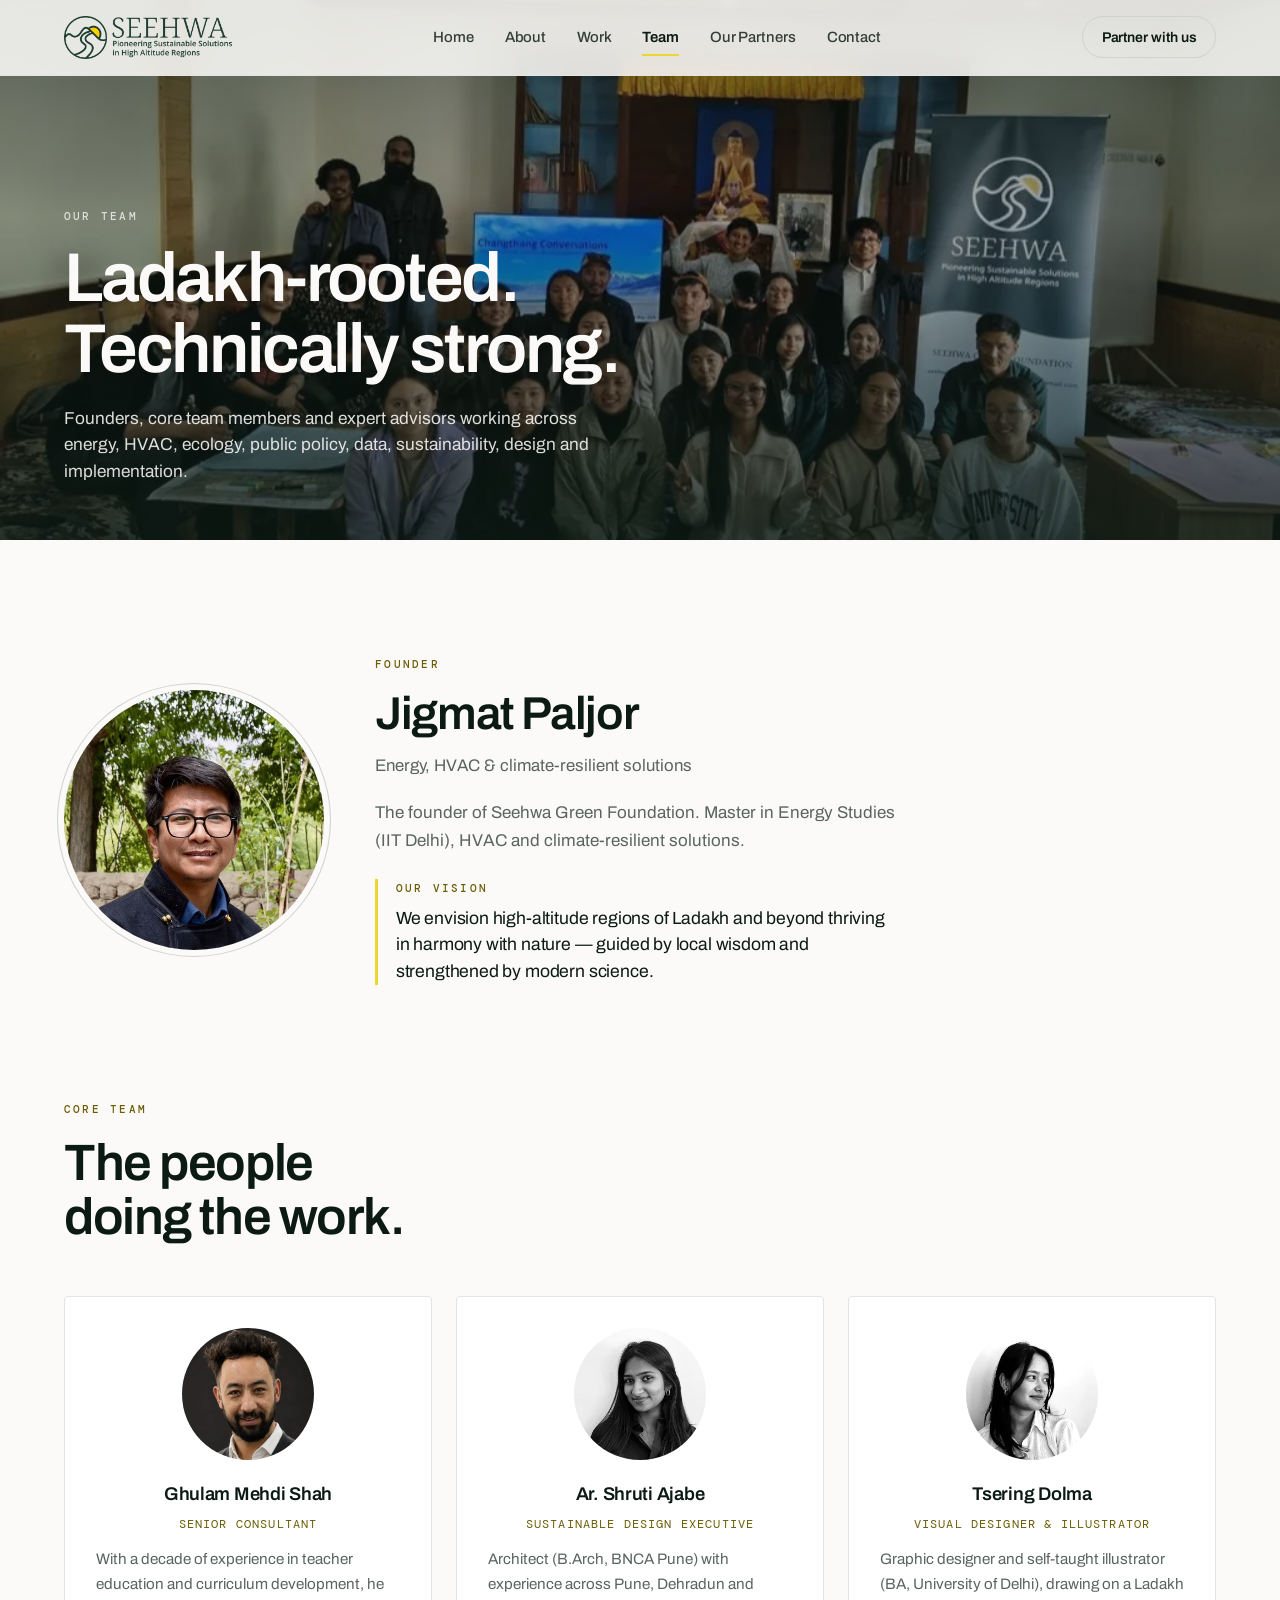
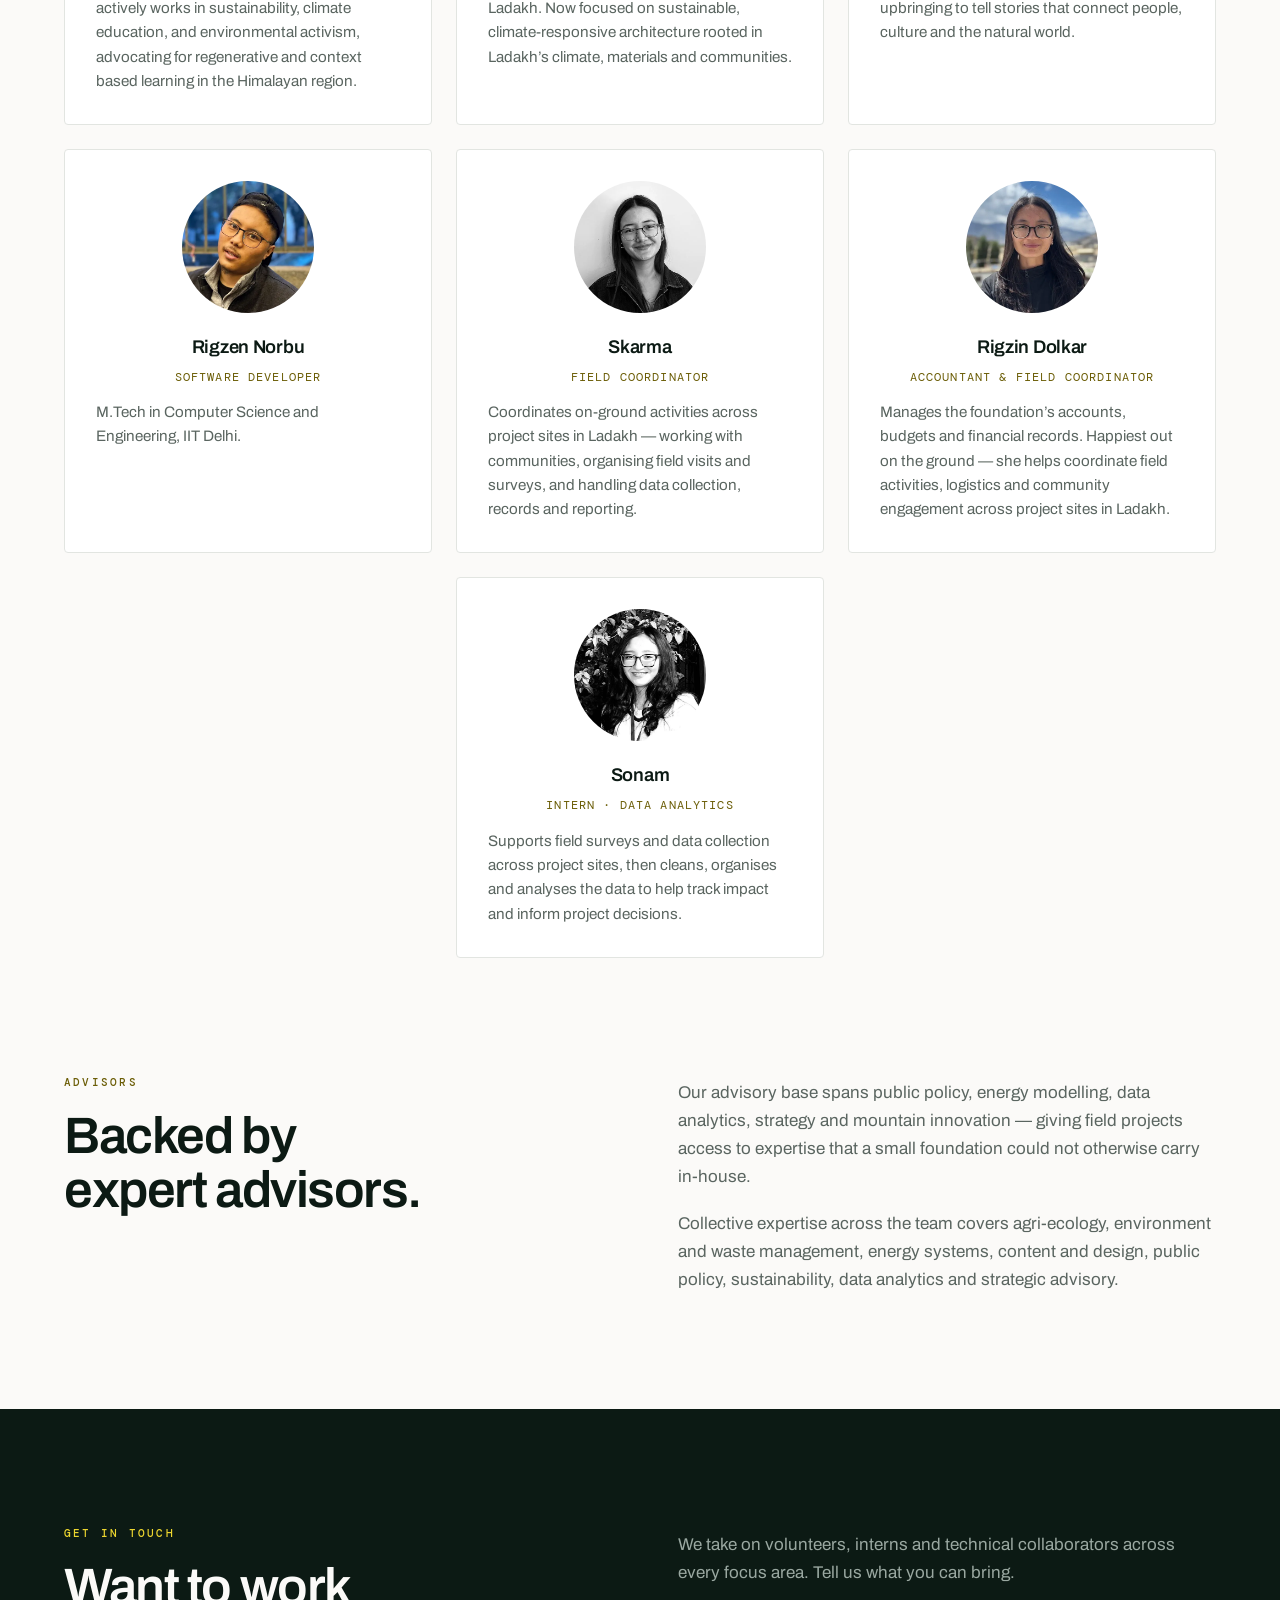
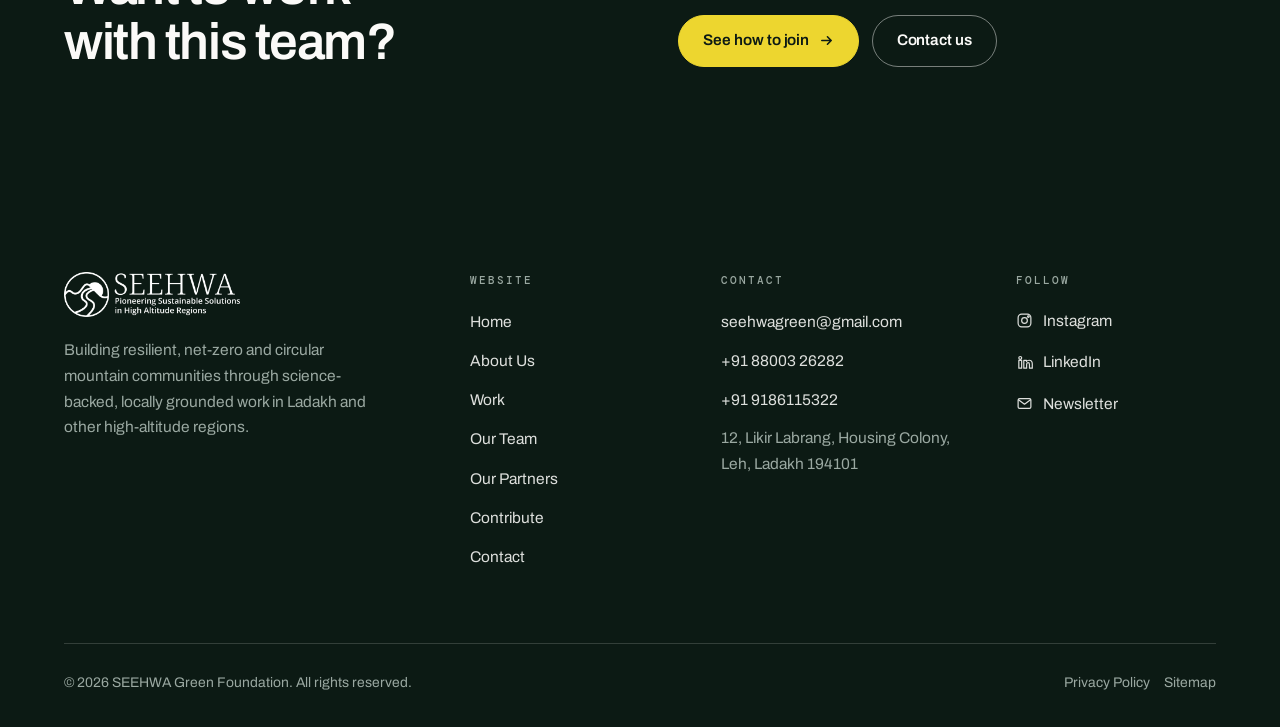
<file: team.html>
<!doctype html>
<html lang="en">
<head>
  <meta charset="utf-8">
  <meta name="viewport" content="width=device-width, initial-scale=1">
  <title>Our Team | SEEHWA Green Foundation</title>
  <meta name="description" content="Meet the SEEHWA Green Foundation founder, core team and expert advisors working across energy, ecology, sustainability, data and public policy.">
  <meta name="author" content="SEEHWA Green Foundation">
  <meta name="robots" content="index, follow, max-image-preview:large">
  <link rel="canonical" href="https://seehwagreen.org/team.html">
  <meta property="og:type" content="website">
  <meta property="og:site_name" content="SEEHWA Green Foundation">
  <meta property="og:title" content="Our Team | SEEHWA Green Foundation">
  <meta property="og:description" content="Meet the SEEHWA Green Foundation founder, core team and expert advisors working across energy, ecology, sustainability, data and public policy.">
  <meta property="og:url" content="https://seehwagreen.org/team.html">
  <meta property="og:image" content="https://seehwagreen.org/assets/images/opt/livelihood.jpg">
  <meta name="twitter:card" content="summary_large_image">
  <meta name="theme-color" content="#0C1A14">

  <link rel="icon" href="assets/images/favicon.svg" type="image/svg+xml">
  <link rel="icon" href="assets/images/favicon-32.png" type="image/png" sizes="32x32">
  <link rel="icon" href="assets/images/favicon-16.png" type="image/png" sizes="16x16">
  <link rel="apple-touch-icon" href="assets/images/favicon-192.png">
  <link rel="manifest" href="site.webmanifest">

  <link rel="preconnect" href="https://fonts.googleapis.com">
  <link rel="preconnect" href="https://fonts.gstatic.com" crossorigin>
  <link href="https://fonts.googleapis.com/css2?family=Archivo:wght@400;500;600;700&family=DM+Mono:wght@400;500&display=swap" rel="stylesheet">
  <link rel="stylesheet" href="assets/css/main.css?v=20260922">

  <script type="application/ld+json">
  {
    "@context": "https://schema.org",
    "@type": "NGO",
    "name": "SEEHWA Green Foundation",
    "url": "https://seehwagreen.org/",
    "logo": "https://seehwagreen.org/assets/images/logo.png",
    "email": "seehwagreen@gmail.com",
    "telephone": ["+91 88003 26282", "+91 9186115322"],
    "address": {
      "@type": "PostalAddress",
      "streetAddress": "12, Likir Labrang, Housing Colony",
      "addressLocality": "Leh",
      "addressRegion": "Ladakh",
      "postalCode": "194101",
      "addressCountry": "IN"
    },
    "award": "Recipient of the 2026 NaropaCare Grant",
    "sameAs": ["https://www.livetolove.org/naropacare", "https://www.instagram.com/seehwagreen/", "https://www.linkedin.com/in/seehwa-green-foundation-78916735b/"]
  }
  </script>
</head>
<body>
  <a class="skip-link" href="#main">Skip to main content</a>

  <header class="header">
    <div class="header__inner">
      <a class="header__logo" href="index.html" aria-label="SEEHWA Green Foundation &mdash; home">
        <img src="assets/images/logo.png" alt="SEEHWA Green Foundation" width="168" height="43">
      </a>

      <nav id="site-nav" class="nav" aria-label="Main menu">
        <a href="index.html">Home</a>
        <a href="about.html">About</a>
        <a href="work.html">Work</a>
        <a href="team.html" aria-current="page">Team</a>
        <a href="partners.html">Our Partners</a>
        <a href="contact.html">Contact</a>
        <a class="nav__cta-mobile" href="contribute.html">Partner with us</a>
      </nav>

      <div class="header__cta">
        <a class="btn btn--ghost-light" href="contribute.html">Partner with us</a>
      </div>

      <button class="nav-toggle" type="button" aria-expanded="false" aria-controls="site-nav" aria-label="Toggle menu">
        <span></span>
      </button>
    </div>
  </header>

  <main id="main">

    <section class="phero" data-hero aria-labelledby="team-title">
      <div class="phero__media">
        <picture>
          <source type="image/webp"
                  srcset="assets/images/opt/livelihood-640.webp 640w,
                          assets/images/opt/livelihood-1024.webp 1024w"
                  sizes="100vw">
          <img src="assets/images/opt/livelihood.jpg" alt="SEEHWA team field session in Ladakh" width="1024" height="771" fetchpriority="high" decoding="async">
        </picture>
      </div>
      <div class="phero__inner container">
        <p class="label">Our team</p>
        <h1 class="phero__title" id="team-title">Ladakh-rooted. Technically strong.</h1>
        <p class="phero__lede">Founders, core team members and expert advisors working across energy, HVAC, ecology, public policy, data, sustainability, design and implementation.</p>
      </div>
    </section>

    <section class="section" aria-labelledby="founder-title">
      <div class="container">
        <div class="founder">
          <picture class="founder__photo">
            <source type="image/webp" srcset="assets/images/opt/team/jigmat-paljor.webp">
            <img src="assets/images/opt/team/jigmat-paljor.jpg" alt="Jigmat Paljor, founder of SEEHWA Green Foundation" width="480" height="480" loading="lazy" decoding="async">
          </picture>
          <div>
            <p class="label label--gold">Founder</p>
            <h2 class="founder__name" id="founder-title">Jigmat Paljor</h2>
            <p class="founder__role">Energy, HVAC &amp; climate-resilient solutions</p>
            <p class="founder__bio">The founder of Seehwa Green Foundation. Master in Energy Studies (IIT Delhi), HVAC and climate-resilient solutions.</p>
            <div class="founder__vision">
              <p class="label label--gold">Our vision</p>
              <p>We envision high-altitude regions of Ladakh and beyond thriving in harmony with nature &mdash; guided by local wisdom and strengthened by modern science.</p>
            </div>
          </div>
        </div>
      </div>
    </section>

    <section class="section" style="padding-top:0" aria-labelledby="people-title">
      <div class="container">
        <div class="focus__head">
          <div>
            <p class="label label--gold">Core team</p>
            <h2 class="h2" id="people-title" style="margin-top:1.1rem">The people doing the work.</h2>
          </div>
        </div>
        <div class="people">
          <article class="person">
            <picture class="person__photo">
              <source type="image/webp" srcset="assets/images/opt/team/gulam-mehdi-shah.webp">
              <img src="assets/images/opt/team/gulam-mehdi-shah.jpg" alt="Ghulam Mehdi Shah" width="480" height="480" loading="lazy" decoding="async">
            </picture>
            <h3 class="person__name">Ghulam Mehdi Shah</h3>
            <p class="person__role">Senior Consultant</p>
            <p class="person__bio">With a decade of experience in teacher education and curriculum development, he actively works in sustainability, climate education, and environmental activism, advocating for regenerative and context based learning in the Himalayan region.</p>
          </article>
          <article class="person">
            <picture class="person__photo">
              <source type="image/webp" srcset="assets/images/opt/team/shruti-ajabe.webp">
              <img src="assets/images/opt/team/shruti-ajabe.jpg" alt="Ar. Shruti Ajabe" width="480" height="480" loading="lazy" decoding="async">
            </picture>
            <h3 class="person__name">Ar. Shruti Ajabe</h3>
            <p class="person__role">Sustainable Design Executive</p>
            <p class="person__bio">Architect (B.Arch, BNCA Pune) with experience across Pune, Dehradun and Ladakh. Now focused on sustainable, climate-responsive architecture rooted in Ladakh&rsquo;s climate, materials and communities.</p>
          </article>
          <article class="person">
            <picture class="person__photo">
              <source type="image/webp" srcset="assets/images/opt/team/tsering-dolma.webp">
              <img src="assets/images/opt/team/tsering-dolma.jpg" alt="Tsering Dolma" width="480" height="480" loading="lazy" decoding="async">
            </picture>
            <h3 class="person__name">Tsering Dolma</h3>
            <p class="person__role">Visual Designer &amp; Illustrator</p>
            <p class="person__bio">Graphic designer and self-taught illustrator (BA, University of Delhi), drawing on a Ladakh upbringing to tell stories that connect people, culture and the natural world.</p>
          </article>
          <article class="person">
            <picture class="person__photo">
              <source type="image/webp" srcset="assets/images/opt/team/rigzen-norbu.webp">
              <img src="assets/images/opt/team/rigzen-norbu.jpg" alt="Rigzen Norbu" width="480" height="480" loading="lazy" decoding="async">
            </picture>
            <h3 class="person__name">Rigzen Norbu</h3>
            <p class="person__role">Software Developer</p>
            <p class="person__bio">M.Tech in Computer Science and Engineering, IIT Delhi.</p>
          </article>
          <article class="person">
            <picture class="person__photo">
              <source type="image/webp" srcset="assets/images/opt/team/skarma.webp">
              <img src="assets/images/opt/team/skarma.jpg" alt="Skarma" width="480" height="480" loading="lazy" decoding="async">
            </picture>
            <h3 class="person__name">Skarma</h3>
            <p class="person__role">Field Coordinator</p>
            <p class="person__bio">Coordinates on-ground activities across project sites in Ladakh &mdash; working with communities, organising field visits and surveys, and handling data collection, records and reporting.</p>
          </article>
          <article class="person">
            <picture class="person__photo">
              <source type="image/webp" srcset="assets/images/opt/team/rigzin-dolkar.webp">
              <img src="assets/images/opt/team/rigzin-dolkar.jpg" alt="Rigzin Dolkar" width="480" height="480" loading="lazy" decoding="async">
            </picture>
            <h3 class="person__name">Rigzin Dolkar</h3>
            <p class="person__role">Accountant &amp; Field Coordinator</p>
            <p class="person__bio">Manages the foundation&rsquo;s accounts, budgets and financial records. Happiest out on the ground &mdash; she helps coordinate field activities, logistics and community engagement across project sites in Ladakh.</p>
          </article>
          <article class="person">
            <picture class="person__photo">
              <source type="image/webp" srcset="assets/images/opt/team/sonam.webp">
              <img src="assets/images/opt/team/sonam.jpg" alt="Sonam" width="480" height="480" loading="lazy" decoding="async">
            </picture>
            <h3 class="person__name">Sonam</h3>
            <p class="person__role">Intern &middot; Data Analytics</p>
            <p class="person__bio">Supports field surveys and data collection across project sites, then cleans, organises and analyses the data to help track impact and inform project decisions.</p>
          </article>
        </div>
      </div>
    </section>

    <section class="section" style="padding-top:0" aria-labelledby="advisors-title">
      <div class="container">
        <div class="split">
          <div class="split__head">
            <p class="label label--gold">Advisors</p>
            <h2 class="h2" id="advisors-title">Backed by expert advisors.</h2>
          </div>
          <div class="split__body">
            <p>Our advisory base spans public policy, energy modelling, data analytics, strategy and mountain innovation &mdash; giving field projects access to expertise that a small foundation could not otherwise carry in-house.</p>
            <p>Collective expertise across the team covers agri-ecology, environment and waste management, energy systems, content and design, public policy, sustainability, data analytics and strategic advisory.</p>
          </div>
        </div>
      </div>
    </section>

    <section class="section dark" aria-labelledby="team-cta-title">
      <div class="container">
        <div class="split">
          <div class="split__head">
            <p class="label label--gold">Get in touch</p>
            <h2 class="h2" id="team-cta-title">Want to work with this team?</h2>
          </div>
          <div class="split__body">
            <p>We take on volunteers, interns and technical collaborators across every focus area. Tell us what you can bring.</p>
            <div style="display:flex;flex-wrap:wrap;gap:.8rem;margin-top:.6rem">
              <a class="btn btn--gold" href="contribute.html">See how to join <svg class="arrow" width="15" height="15" viewBox="0 0 16 16" fill="none" aria-hidden="true"><path d="M3 8h10M9 4l4 4-4 4" stroke="currentColor" stroke-width="1.7" stroke-linecap="round" stroke-linejoin="round"/></svg></a>
              <a class="btn btn--ghost-light" href="contact.html">Contact us</a>
            </div>
          </div>
        </div>
      </div>
    </section>
  </main>

  <footer class="footer">
    <div class="container">
      <div class="footer__grid">
        <div class="footer__brand">
          <a class="footer__logo" href="index.html" aria-label="SEEHWA Green Foundation &mdash; home">
            <img src="assets/images/logo.png" alt="SEEHWA Green Foundation" width="176" height="45">
          </a>
          <p>Building resilient, net-zero and circular mountain communities through science-backed, locally grounded work in Ladakh and other high-altitude regions.</p>
        </div>

        <nav class="footer__col" aria-labelledby="footer-nav-title">
          <h2 id="footer-nav-title">Website</h2>
          <ul>
            <li><a href="index.html">Home</a></li>
            <li><a href="about.html">About Us</a></li>
            <li><a href="work.html">Work</a></li>
            <li><a href="team.html">Our Team</a></li>
            <li><a href="partners.html">Our Partners</a></li>
            <li><a href="contribute.html">Contribute</a></li>
            <li><a href="contact.html">Contact</a></li>
          </ul>
        </nav>

        <section class="footer__col" aria-labelledby="footer-contact-title">
          <h2 id="footer-contact-title">Contact</h2>
          <ul>
            <li><a href="mailto:seehwagreen@gmail.com">seehwagreen@gmail.com</a></li>
            <li><a href="tel:+918800326282">+91 88003 26282</a></li>
            <li><a href="tel:+919186115322">+91 9186115322</a></li>
            <li><p>12, Likir Labrang, Housing Colony,<br>Leh, Ladakh 194101</p></li>
          </ul>
        </section>

        <section class="footer__col" aria-labelledby="footer-social-title">
          <h2 id="footer-social-title">Follow</h2>
          <ul>
            <li>
              <a class="social" href="https://www.instagram.com/seehwagreen/" rel="noopener" target="_blank">
                <svg viewBox="0 0 24 24" aria-hidden="true"><rect x="3" y="3" width="18" height="18" rx="5"></rect><circle cx="12" cy="12" r="4"></circle><circle cx="17.5" cy="6.5" r="1.2"></circle></svg>
                <span>Instagram</span>
              </a>
            </li>
            <li>
              <a class="social" href="https://www.linkedin.com/in/seehwa-green-foundation-78916735b/" rel="noopener" target="_blank">
                <svg viewBox="0 0 24 24" aria-hidden="true"><path d="M4 9h4v11H4z"></path><circle cx="6" cy="5.5" r="2"></circle><path d="M11 9h3.8v1.6c.7-1 1.8-1.8 3.6-1.8 2.8 0 4.6 1.9 4.6 5.4V20h-4v-5.1c0-1.7-.6-2.6-1.9-2.6-1.4 0-2.1 1-2.1 2.6V20h-4z"></path></svg>
                <span>LinkedIn</span>
              </a>
            </li>
            <li>
              <a class="social" href="contribute.html#newsletter">
                <svg viewBox="0 0 24 24" aria-hidden="true"><rect x="3" y="5" width="18" height="14" rx="2"></rect><path d="M4 7l8 6 8-6"></path></svg>
                <span>Newsletter</span>
              </a>
            </li>
          </ul>
        </section>
      </div>

      <div class="footer__bottom">
        <p>&copy; 2026 SEEHWA Green Foundation. All rights reserved.</p>
        <p class="footer__legal">
          <a href="privacy.html">Privacy Policy</a>
          <a href="sitemap.xml">Sitemap</a>
        </p>
      </div>
    </div>
  </footer>

  <script src="assets/js/site.js" defer></script>
</body>
</html>
</file>
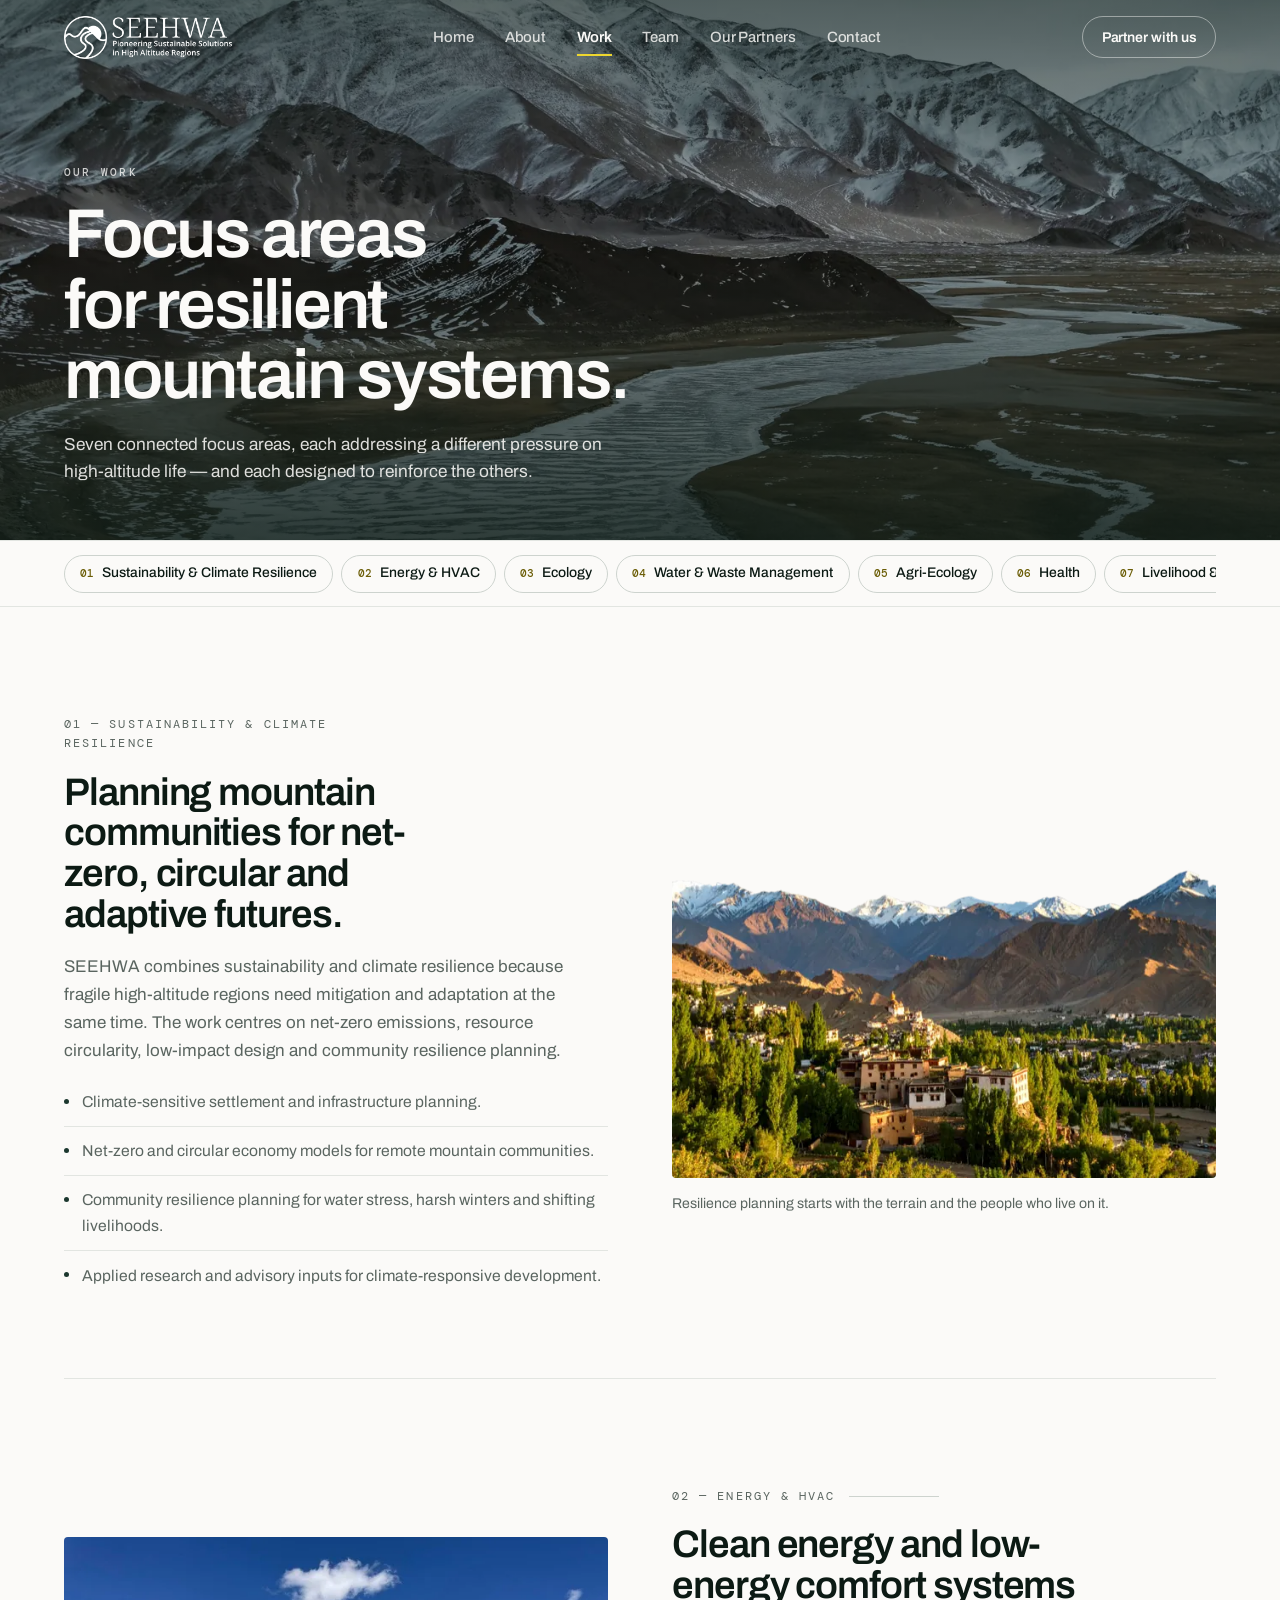
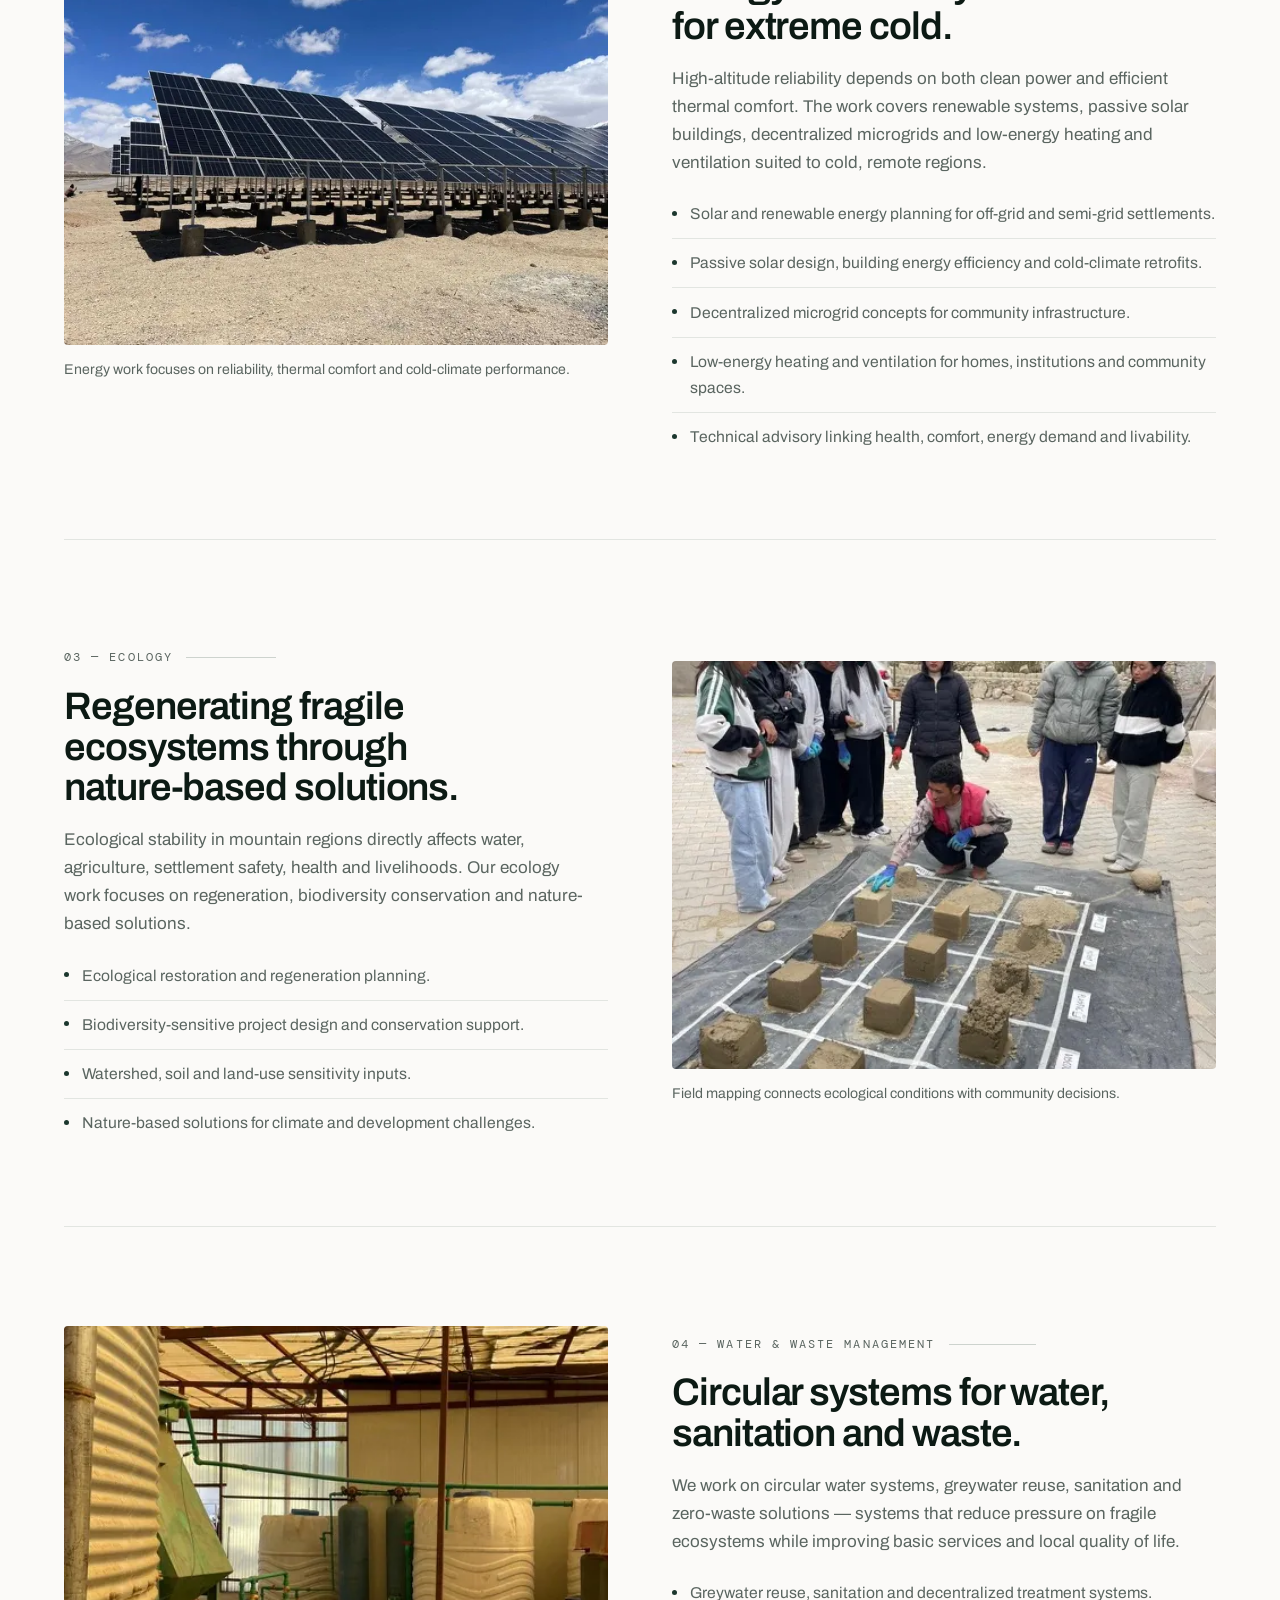
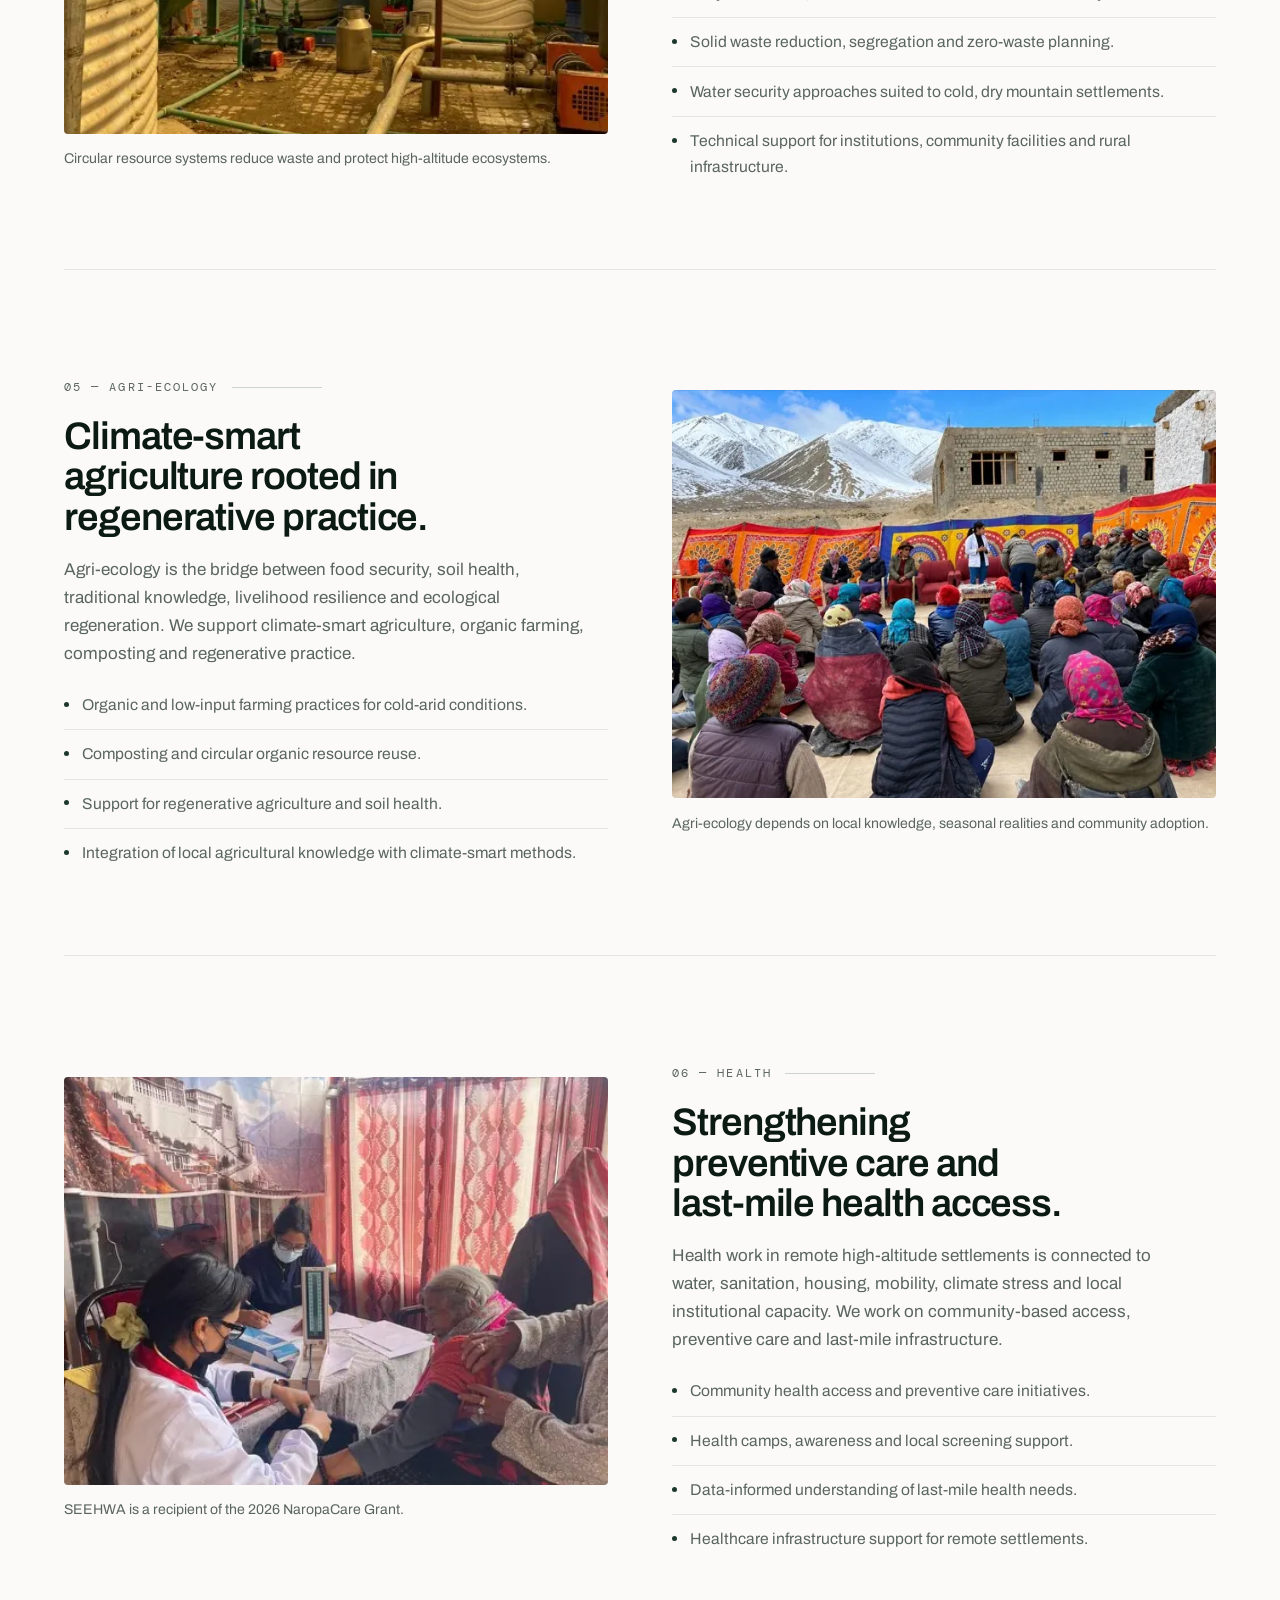
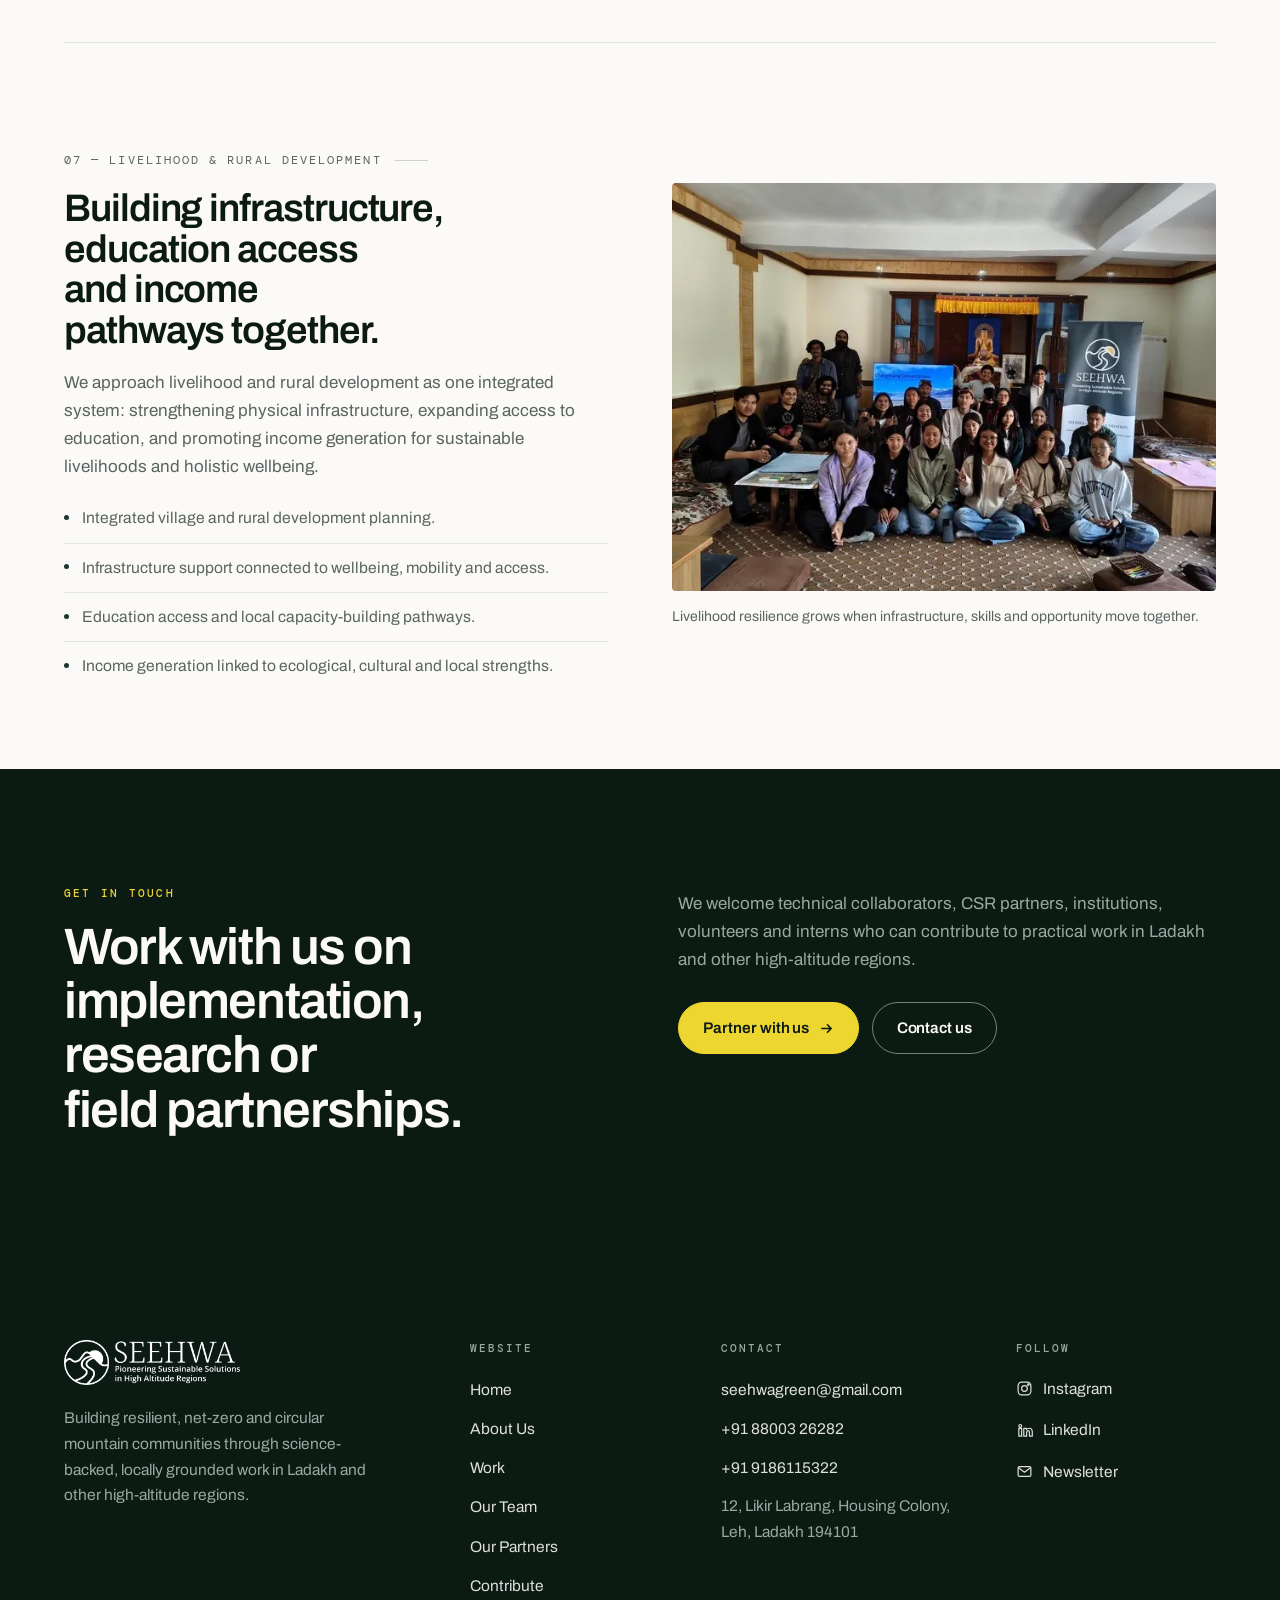
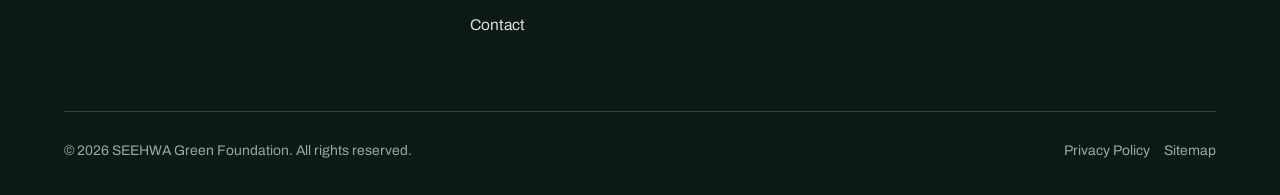
<file: work.html>
<!doctype html>
<html lang="en">
<head>
  <meta charset="utf-8">
  <meta name="viewport" content="width=device-width, initial-scale=1">
  <title>Work | SEEHWA Green Foundation</title>
  <meta name="description" content="Seven connected focus areas: climate resilience, energy and HVAC, ecology, water and waste, agri-ecology, health, and livelihood-centered rural development.">
  <meta name="author" content="SEEHWA Green Foundation">
  <meta name="robots" content="index, follow, max-image-preview:large">
  <link rel="canonical" href="https://seehwagreen.org/work.html">
  <meta property="og:type" content="website">
  <meta property="og:site_name" content="SEEHWA Green Foundation">
  <meta property="og:title" content="Work | SEEHWA Green Foundation">
  <meta property="og:description" content="Seven connected focus areas: climate resilience, energy and HVAC, ecology, water and waste, agri-ecology, health, and livelihood-centered rural development.">
  <meta property="og:url" content="https://seehwagreen.org/work.html">
  <meta property="og:image" content="https://seehwagreen.org/assets/images/opt/hero-mountains.jpg">
  <meta name="twitter:card" content="summary_large_image">
  <meta name="theme-color" content="#0C1A14">

  <link rel="icon" href="assets/images/favicon.svg" type="image/svg+xml">
  <link rel="icon" href="assets/images/favicon-32.png" type="image/png" sizes="32x32">
  <link rel="icon" href="assets/images/favicon-16.png" type="image/png" sizes="16x16">
  <link rel="apple-touch-icon" href="assets/images/favicon-192.png">
  <link rel="manifest" href="site.webmanifest">

  <link rel="preconnect" href="https://fonts.googleapis.com">
  <link rel="preconnect" href="https://fonts.gstatic.com" crossorigin>
  <link href="https://fonts.googleapis.com/css2?family=Archivo:wght@400;500;600;700&family=DM+Mono:wght@400;500&display=swap" rel="stylesheet">
  <link rel="stylesheet" href="assets/css/main.css?v=20260922">

  <script type="application/ld+json">
  {
    "@context": "https://schema.org",
    "@type": "NGO",
    "name": "SEEHWA Green Foundation",
    "url": "https://seehwagreen.org/",
    "logo": "https://seehwagreen.org/assets/images/logo.png",
    "email": "seehwagreen@gmail.com",
    "telephone": ["+91 88003 26282", "+91 9186115322"],
    "address": {
      "@type": "PostalAddress",
      "streetAddress": "12, Likir Labrang, Housing Colony",
      "addressLocality": "Leh",
      "addressRegion": "Ladakh",
      "postalCode": "194101",
      "addressCountry": "IN"
    },
    "award": "Recipient of the 2026 NaropaCare Grant",
    "sameAs": ["https://www.livetolove.org/naropacare", "https://www.instagram.com/seehwagreen/", "https://www.linkedin.com/in/seehwa-green-foundation-78916735b/"]
  }
  </script>
</head>
<body>
  <a class="skip-link" href="#main">Skip to main content</a>

  <header class="header">
    <div class="header__inner">
      <a class="header__logo" href="index.html" aria-label="SEEHWA Green Foundation &mdash; home">
        <img src="assets/images/logo.png" alt="SEEHWA Green Foundation" width="168" height="43">
      </a>

      <nav id="site-nav" class="nav" aria-label="Main menu">
        <a href="index.html">Home</a>
        <a href="about.html">About</a>
        <a href="work.html" aria-current="page">Work</a>
        <a href="team.html">Team</a>
        <a href="partners.html">Our Partners</a>
        <a href="contact.html">Contact</a>
        <a class="nav__cta-mobile" href="contribute.html">Partner with us</a>
      </nav>

      <div class="header__cta">
        <a class="btn btn--ghost-light" href="contribute.html">Partner with us</a>
      </div>

      <button class="nav-toggle" type="button" aria-expanded="false" aria-controls="site-nav" aria-label="Toggle menu">
        <span></span>
      </button>
    </div>
  </header>

  <main id="main">

    <section class="phero" data-hero aria-labelledby="work-title">
      <div class="phero__media">
        <picture>
          <source type="image/webp"
                  srcset="assets/images/opt/hero-mountains-640.webp 640w,
                          assets/images/opt/hero-mountains-1024.webp 1024w,
                          assets/images/opt/hero-mountains-1600.webp 1600w,
                          assets/images/opt/hero-mountains-2400.webp 2400w"
                  sizes="100vw">
          <img src="assets/images/opt/hero-mountains.jpg" alt="Snow-covered mountain range in Ladakh" width="2400" height="1800" fetchpriority="high" decoding="async">
        </picture>
      </div>
      <div class="phero__inner container">
        <p class="label">Our work</p>
        <h1 class="phero__title" id="work-title">Focus areas for resilient mountain systems.</h1>
        <p class="phero__lede">Seven connected focus areas, each addressing a different pressure on high-altitude life &mdash; and each designed to reinforce the others.</p>
      </div>
    </section>

    <nav class="chipnav" aria-label="Jump to focus area">
      <div class="container">
        <div class="chipnav__scroll">
          <a class="chip" href="#sustainability-climate"><b>01</b> Sustainability & Climate Resilience</a>
          <a class="chip" href="#energy"><b>02</b> Energy & HVAC</a>
          <a class="chip" href="#ecology"><b>03</b> Ecology</a>
          <a class="chip" href="#water-waste"><b>04</b> Water & Waste Management</a>
          <a class="chip" href="#agri-ecology"><b>05</b> Agri-Ecology</a>
          <a class="chip" href="#health"><b>06</b> Health</a>
          <a class="chip" href="#livelihood"><b>07</b> Livelihood & Rural Development</a>
        </div>
      </div>
    </nav>

    <div class="container">

      <section id="sustainability-climate" class="wsection" aria-labelledby="sustainability-climate-title">
        <div class="wsection__copy">
          <p class="wsection__index">01 &mdash; Sustainability &amp; Climate Resilience</p>
          <h2 class="h2" id="sustainability-climate-title">Planning mountain communities for net-zero, circular and adaptive futures.</h2>
          <p>SEEHWA combines sustainability and climate resilience because fragile high-altitude regions need mitigation and adaptation at the same time. The work centres on net-zero emissions, resource circularity, low-impact design and community resilience planning.</p>
          <ul class="wsection__list">
            <li>Climate-sensitive settlement and infrastructure planning.</li>
            <li>Net-zero and circular economy models for remote mountain communities.</li>
            <li>Community resilience planning for water stress, harsh winters and shifting livelihoods.</li>
            <li>Applied research and advisory inputs for climate-responsive development.</li>
          </ul>
        </div>
        <figure class="wsection__media">
          <picture>
          <source type="image/webp"
                  srcset="assets/images/opt/landscape-640.webp 640w,
                          assets/images/opt/landscape-1024.webp 1024w,
                          assets/images/opt/landscape-1600.webp 1600w"
                  sizes="(max-width: 900px) 100vw, 50vw">
          <img src="assets/images/opt/landscape.jpg" alt="High-altitude Ladakh valley landscape" width="1600" height="1244" loading="lazy" decoding="async">
        </picture>
          <figcaption>Resilience planning starts with the terrain and the people who live on it.</figcaption>
        </figure>
      </section>

      <section id="energy" class="wsection wsection--reverse" aria-labelledby="energy-title">
        <div class="wsection__copy">
          <p class="wsection__index">02 &mdash; Energy &amp; HVAC</p>
          <h2 class="h2" id="energy-title">Clean energy and low-energy comfort systems for extreme cold.</h2>
          <p>High-altitude reliability depends on both clean power and efficient thermal comfort. The work covers renewable systems, passive solar buildings, decentralized microgrids and low-energy heating and ventilation suited to cold, remote regions.</p>
          <ul class="wsection__list">
            <li>Solar and renewable energy planning for off-grid and semi-grid settlements.</li>
            <li>Passive solar design, building energy efficiency and cold-climate retrofits.</li>
            <li>Decentralized microgrid concepts for community infrastructure.</li>
            <li>Low-energy heating and ventilation for homes, institutions and community spaces.</li>
            <li>Technical advisory linking health, comfort, energy demand and livability.</li>
          </ul>
        </div>
        <figure class="wsection__media">
          <picture>
          <source type="image/webp"
                  srcset="assets/images/opt/energy-640.webp 640w,
                          assets/images/opt/energy-1024.webp 1024w"
                  sizes="(max-width: 900px) 100vw, 50vw">
          <img src="assets/images/opt/energy.jpg" alt="Solar energy installation in Ladakh" width="1024" height="768" loading="lazy" decoding="async">
        </picture>
          <figcaption>Energy work focuses on reliability, thermal comfort and cold-climate performance.</figcaption>
        </figure>
      </section>

      <section id="ecology" class="wsection" aria-labelledby="ecology-title">
        <div class="wsection__copy">
          <p class="wsection__index">03 &mdash; Ecology</p>
          <h2 class="h2" id="ecology-title">Regenerating fragile ecosystems through nature-based solutions.</h2>
          <p>Ecological stability in mountain regions directly affects water, agriculture, settlement safety, health and livelihoods. Our ecology work focuses on regeneration, biodiversity conservation and nature-based solutions.</p>
          <ul class="wsection__list">
            <li>Ecological restoration and regeneration planning.</li>
            <li>Biodiversity-sensitive project design and conservation support.</li>
            <li>Watershed, soil and land-use sensitivity inputs.</li>
            <li>Nature-based solutions for climate and development challenges.</li>
          </ul>
        </div>
        <figure class="wsection__media">
          <picture>
          <source type="image/webp"
                  srcset="assets/images/opt/ecology-640.webp 640w,
                          assets/images/opt/ecology-960.webp 960w"
                  sizes="(max-width: 900px) 100vw, 50vw">
          <img src="assets/images/opt/ecology.jpg" alt="Field mapping and ecological assessment in Ladakh" width="960" height="1280" loading="lazy" decoding="async">
        </picture>
          <figcaption>Field mapping connects ecological conditions with community decisions.</figcaption>
        </figure>
      </section>

      <section id="water-waste" class="wsection wsection--reverse" aria-labelledby="water-waste-title">
        <div class="wsection__copy">
          <p class="wsection__index">04 &mdash; Water &amp; Waste Management</p>
          <h2 class="h2" id="water-waste-title">Circular systems for water, sanitation and waste.</h2>
          <p>We work on circular water systems, greywater reuse, sanitation and zero-waste solutions &mdash; systems that reduce pressure on fragile ecosystems while improving basic services and local quality of life.</p>
          <ul class="wsection__list">
            <li>Greywater reuse, sanitation and decentralized treatment systems.</li>
            <li>Solid waste reduction, segregation and zero-waste planning.</li>
            <li>Water security approaches suited to cold, dry mountain settlements.</li>
            <li>Technical support for institutions, community facilities and rural infrastructure.</li>
          </ul>
        </div>
        <figure class="wsection__media">
          <picture>
          <source type="image/webp"
                  srcset="assets/images/opt/water-640.webp 640w,
                          assets/images/opt/water-960.webp 960w"
                  sizes="(max-width: 900px) 100vw, 50vw">
          <img src="assets/images/opt/water.jpg" alt="Water treatment infrastructure at a project site" width="960" height="1280" loading="lazy" decoding="async">
        </picture>
          <figcaption>Circular resource systems reduce waste and protect high-altitude ecosystems.</figcaption>
        </figure>
      </section>

      <section id="agri-ecology" class="wsection" aria-labelledby="agri-ecology-title">
        <div class="wsection__copy">
          <p class="wsection__index">05 &mdash; Agri-Ecology</p>
          <h2 class="h2" id="agri-ecology-title">Climate-smart agriculture rooted in regenerative practice.</h2>
          <p>Agri-ecology is the bridge between food security, soil health, traditional knowledge, livelihood resilience and ecological regeneration. We support climate-smart agriculture, organic farming, composting and regenerative practice.</p>
          <ul class="wsection__list">
            <li>Organic and low-input farming practices for cold-arid conditions.</li>
            <li>Composting and circular organic resource reuse.</li>
            <li>Support for regenerative agriculture and soil health.</li>
            <li>Integration of local agricultural knowledge with climate-smart methods.</li>
          </ul>
        </div>
        <figure class="wsection__media">
          <picture>
          <source type="image/webp"
                  srcset="assets/images/opt/community-640.webp 640w,
                          assets/images/opt/community-1024.webp 1024w"
                  sizes="(max-width: 900px) 100vw, 50vw">
          <img src="assets/images/opt/community.jpg" alt="Community consultation in a Ladakhi village" width="1024" height="771" loading="lazy" decoding="async">
        </picture>
          <figcaption>Agri-ecology depends on local knowledge, seasonal realities and community adoption.</figcaption>
        </figure>
      </section>

      <section id="health" class="wsection wsection--reverse" aria-labelledby="health-title">
        <div class="wsection__copy">
          <p class="wsection__index">06 &mdash; Health</p>
          <h2 class="h2" id="health-title">Strengthening preventive care and last-mile health access.</h2>
          <p>Health work in remote high-altitude settlements is connected to water, sanitation, housing, mobility, climate stress and local institutional capacity. We work on community-based access, preventive care and last-mile infrastructure.</p>
          <ul class="wsection__list">
            <li>Community health access and preventive care initiatives.</li>
            <li>Health camps, awareness and local screening support.</li>
            <li>Data-informed understanding of last-mile health needs.</li>
            <li>Healthcare infrastructure support for remote settlements.</li>
          </ul>
        </div>
        <figure class="wsection__media">
          <picture>
          <source type="image/webp"
                  srcset="assets/images/opt/health-640.webp 640w,
                          assets/images/opt/health-960.webp 960w"
                  sizes="(max-width: 900px) 100vw, 50vw">
          <img src="assets/images/opt/health.jpg" alt="Community health activity in Ladakh" width="960" height="1280" loading="lazy" decoding="async">
        </picture>
          <figcaption>SEEHWA is a recipient of the 2026 NaropaCare Grant.</figcaption>
        </figure>
      </section>

      <section id="livelihood" class="wsection" aria-labelledby="livelihood-title">
        <div class="wsection__copy">
          <p class="wsection__index">07 &mdash; Livelihood &amp; Rural Development</p>
          <h2 class="h2" id="livelihood-title">Building infrastructure, education access and income pathways together.</h2>
          <p>We approach livelihood and rural development as one integrated system: strengthening physical infrastructure, expanding access to education, and promoting income generation for sustainable livelihoods and holistic wellbeing.</p>
          <ul class="wsection__list">
            <li>Integrated village and rural development planning.</li>
            <li>Infrastructure support connected to wellbeing, mobility and access.</li>
            <li>Education access and local capacity-building pathways.</li>
            <li>Income generation linked to ecological, cultural and local strengths.</li>
          </ul>
        </div>
        <figure class="wsection__media">
          <picture>
          <source type="image/webp"
                  srcset="assets/images/opt/livelihood-640.webp 640w,
                          assets/images/opt/livelihood-1024.webp 1024w"
                  sizes="(max-width: 900px) 100vw, 50vw">
          <img src="assets/images/opt/livelihood.jpg" alt="SEEHWA team field session in Ladakh" width="1024" height="771" loading="lazy" decoding="async">
        </picture>
          <figcaption>Livelihood resilience grows when infrastructure, skills and opportunity move together.</figcaption>
        </figure>
      </section>
    </div>

    <section class="section dark" aria-labelledby="work-cta-title">
      <div class="container">
        <div class="split">
          <div class="split__head">
            <p class="label label--gold">Get in touch</p>
            <h2 class="h2" id="work-cta-title">Work with us on implementation, research or field partnerships.</h2>
          </div>
          <div class="split__body">
            <p>We welcome technical collaborators, CSR partners, institutions, volunteers and interns who can contribute to practical work in Ladakh and other high-altitude regions.</p>
            <div style="display:flex;flex-wrap:wrap;gap:.8rem;margin-top:.6rem">
              <a class="btn btn--gold" href="contribute.html">Partner with us <svg class="arrow" width="15" height="15" viewBox="0 0 16 16" fill="none" aria-hidden="true"><path d="M3 8h10M9 4l4 4-4 4" stroke="currentColor" stroke-width="1.7" stroke-linecap="round" stroke-linejoin="round"/></svg></a>
              <a class="btn btn--ghost-light" href="contact.html">Contact us</a>
            </div>
          </div>
        </div>
      </div>
    </section>
  </main>

  <footer class="footer">
    <div class="container">
      <div class="footer__grid">
        <div class="footer__brand">
          <a class="footer__logo" href="index.html" aria-label="SEEHWA Green Foundation &mdash; home">
            <img src="assets/images/logo.png" alt="SEEHWA Green Foundation" width="176" height="45">
          </a>
          <p>Building resilient, net-zero and circular mountain communities through science-backed, locally grounded work in Ladakh and other high-altitude regions.</p>
        </div>

        <nav class="footer__col" aria-labelledby="footer-nav-title">
          <h2 id="footer-nav-title">Website</h2>
          <ul>
            <li><a href="index.html">Home</a></li>
            <li><a href="about.html">About Us</a></li>
            <li><a href="work.html">Work</a></li>
            <li><a href="team.html">Our Team</a></li>
            <li><a href="partners.html">Our Partners</a></li>
            <li><a href="contribute.html">Contribute</a></li>
            <li><a href="contact.html">Contact</a></li>
          </ul>
        </nav>

        <section class="footer__col" aria-labelledby="footer-contact-title">
          <h2 id="footer-contact-title">Contact</h2>
          <ul>
            <li><a href="mailto:seehwagreen@gmail.com">seehwagreen@gmail.com</a></li>
            <li><a href="tel:+918800326282">+91 88003 26282</a></li>
            <li><a href="tel:+919186115322">+91 9186115322</a></li>
            <li><p>12, Likir Labrang, Housing Colony,<br>Leh, Ladakh 194101</p></li>
          </ul>
        </section>

        <section class="footer__col" aria-labelledby="footer-social-title">
          <h2 id="footer-social-title">Follow</h2>
          <ul>
            <li>
              <a class="social" href="https://www.instagram.com/seehwagreen/" rel="noopener" target="_blank">
                <svg viewBox="0 0 24 24" aria-hidden="true"><rect x="3" y="3" width="18" height="18" rx="5"></rect><circle cx="12" cy="12" r="4"></circle><circle cx="17.5" cy="6.5" r="1.2"></circle></svg>
                <span>Instagram</span>
              </a>
            </li>
            <li>
              <a class="social" href="https://www.linkedin.com/in/seehwa-green-foundation-78916735b/" rel="noopener" target="_blank">
                <svg viewBox="0 0 24 24" aria-hidden="true"><path d="M4 9h4v11H4z"></path><circle cx="6" cy="5.5" r="2"></circle><path d="M11 9h3.8v1.6c.7-1 1.8-1.8 3.6-1.8 2.8 0 4.6 1.9 4.6 5.4V20h-4v-5.1c0-1.7-.6-2.6-1.9-2.6-1.4 0-2.1 1-2.1 2.6V20h-4z"></path></svg>
                <span>LinkedIn</span>
              </a>
            </li>
            <li>
              <a class="social" href="contribute.html#newsletter">
                <svg viewBox="0 0 24 24" aria-hidden="true"><rect x="3" y="5" width="18" height="14" rx="2"></rect><path d="M4 7l8 6 8-6"></path></svg>
                <span>Newsletter</span>
              </a>
            </li>
          </ul>
        </section>
      </div>

      <div class="footer__bottom">
        <p>&copy; 2026 SEEHWA Green Foundation. All rights reserved.</p>
        <p class="footer__legal">
          <a href="privacy.html">Privacy Policy</a>
          <a href="sitemap.xml">Sitemap</a>
        </p>
      </div>
    </div>
  </footer>

  <script src="assets/js/site.js" defer></script>
</body>
</html>
</file>
<file: assets/css/main.css>
/* ==========================================================================
   SEEHWA Green Foundation — design system
   Palette derived from the foundation logo: forest #1B372E, gold #EDD62F
   ========================================================================== */

:root {
  /* Brand */
  --forest:        #1B372E;
  --gold:          #EDD62F;

  /* Grounds */
  --ink:           #0C1A14;
  --ink-soft:      #12241C;
  --paper:         #FBFAF8;
  --paper-warm:    #F3F1EB;
  --white:         #FFFFFF;

  /* Text */
  --text:          #0C1A14;
  --text-muted:    #5A6560;
  --text-on-dark:  #FBFAF8;
  --muted-on-dark: #9AA8A1;
  --gold-deep:     #6B5D06;   /* gold's legible counterpart on light grounds */

  /* Lines */
  --line:          #E2E5E1;
  --line-strong:   #CDD3CE;
  --line-on-dark:  rgba(251, 250, 248, .16);

  /* Type */
  --font: "Archivo", -apple-system, BlinkMacSystemFont, "Segoe UI", sans-serif;
  --mono: "DM Mono", ui-monospace, SFMono-Regular, Menlo, monospace;

  /* Metrics */
  --container: 1280px;
  --gutter: clamp(1.25rem, 5vw, 4rem);
  --pad-y: clamp(4.5rem, 9vw, 8.5rem);
  --radius: 4px;
  --header-h: 76px;

  --ease: cubic-bezier(.22, .61, .36, 1);
}

/* ---------- reset ---------- */

*, *::before, *::after { box-sizing: border-box; }

html {
  -webkit-text-size-adjust: 100%;
  scroll-behavior: smooth;
}

body {
  margin: 0;
  background: var(--paper);
  color: var(--text);
  font-family: var(--font);
  font-size: 1.0625rem;
  line-height: 1.65;
  font-weight: 400;
  -webkit-font-smoothing: antialiased;
  overflow-x: hidden;
}

img, svg, video { display: block; max-width: 100%; }
img { height: auto; }
a { color: inherit; text-decoration: none; }
button { font: inherit; color: inherit; background: none; border: 0; cursor: pointer; }
h1, h2, h3, h4, p, figure, blockquote { margin: 0; }
ul, ol { margin: 0; padding: 0; list-style: none; }

:focus-visible {
  outline: 3px solid var(--gold);
  outline-offset: 3px;
  border-radius: 2px;
}

.sr-only {
  position: absolute;
  width: 1px; height: 1px;
  padding: 0; margin: -1px;
  overflow: hidden;
  clip: rect(0 0 0 0);
  white-space: nowrap;
  border: 0;
}

.skip-link {
  position: fixed;
  top: -100px; left: 1rem;
  z-index: 200;
  padding: .8rem 1.2rem;
  background: var(--ink);
  color: var(--text-on-dark);
  font-weight: 600;
  transition: top .2s var(--ease);
}
.skip-link:focus { top: 1rem; }

/* ---------- typography ---------- */

.display {
  font-size: clamp(2.6rem, 6.6vw, 6rem);
  line-height: .98;
  letter-spacing: -.035em;
  font-weight: 600;
  text-wrap: balance;
}

.h2 {
  font-size: clamp(1.9rem, 4vw, 3.4rem);
  line-height: 1.06;
  letter-spacing: -.028em;
  font-weight: 600;
  text-wrap: balance;
}

.h3 {
  font-size: clamp(1.15rem, 1.5vw, 1.35rem);
  line-height: 1.25;
  letter-spacing: -.015em;
  font-weight: 600;
}

.lede {
  font-size: clamp(1.08rem, 1.45vw, 1.3rem);
  line-height: 1.55;
  color: var(--text-muted);
  max-width: 56ch;
}

.label {
  font-family: var(--mono);
  font-size: .7rem;
  font-weight: 500;
  letter-spacing: .2em;
  text-transform: uppercase;
  color: var(--text-muted);
}
.label--gold { color: var(--gold-deep); }
.on-dark .label,
.dark .label { color: var(--muted-on-dark); }
.dark .label--gold { color: var(--gold); }

/* ---------- layout ---------- */

.container {
  width: 100%;
  max-width: var(--container);
  margin-inline: auto;
  padding-inline: var(--gutter);
}

.section { padding-block: var(--pad-y); }
.section--tight { padding-block: clamp(3rem, 6vw, 5rem); }

.dark {
  background: var(--ink);
  color: var(--text-on-dark);
}
.dark .lede { color: var(--muted-on-dark); }

.rule {
  height: 1px;
  border: 0;
  margin: 0;
  background: var(--line);
}

/* ---------- buttons ---------- */

.btn {
  display: inline-flex;
  align-items: center;
  gap: .6rem;
  min-height: 52px;
  padding: 0 1.5rem;
  border-radius: 999px;
  font-weight: 600;
  font-size: .96rem;
  letter-spacing: -.005em;
  border: 1.5px solid transparent;
  transition: background .2s var(--ease), color .2s var(--ease),
              border-color .2s var(--ease), transform .2s var(--ease);
}
.btn:hover { transform: translateY(-2px); }

.btn--gold {
  background: var(--gold);
  color: var(--ink);
  border-color: var(--gold);
}
.btn--gold:hover { background: #F7E14A; border-color: #F7E14A; }

.btn--ghost-light {
  color: var(--text-on-dark);
  border-color: rgba(251, 250, 248, .45);
}
.btn--ghost-light:hover {
  background: rgba(251, 250, 248, .12);
  border-color: var(--text-on-dark);
}

.btn--dark {
  background: var(--ink);
  color: var(--text-on-dark);
  border-color: var(--ink);
}
.btn--dark:hover { background: var(--forest); border-color: var(--forest); }

.btn--ghost-dark {
  color: var(--ink);
  border-color: var(--line-strong);
}
.btn--ghost-dark:hover { border-color: var(--ink); background: var(--white); }

.btn .arrow { transition: transform .2s var(--ease); }
.btn:hover .arrow { transform: translateX(3px); }

/* ---------- header ---------- */

.header {
  position: fixed;
  inset: 0 0 auto 0;
  z-index: 100;
  height: var(--header-h);
  display: flex;
  align-items: center;
  color: var(--text-on-dark);
  transition: background .3s var(--ease), color .3s var(--ease),
              border-color .3s var(--ease), backdrop-filter .3s var(--ease);
  border-bottom: 1px solid transparent;
}

.header__inner {
  width: 100%;
  max-width: var(--container);
  margin-inline: auto;
  padding-inline: var(--gutter);
  display: flex;
  align-items: center;
  justify-content: space-between;
  gap: 2rem;
}

.header__logo img {
  width: 168px;
  transition: filter .3s var(--ease);
  /* logo artwork is dark; invert to sit on the photographic hero */
  filter: brightness(0) invert(1);
}

.nav {
  display: flex;
  align-items: center;
  gap: clamp(1.25rem, 2.4vw, 2.25rem);
}
.nav a {
  font-size: .93rem;
  font-weight: 500;
  letter-spacing: -.005em;
  opacity: .82;
  transition: opacity .2s var(--ease);
  position: relative;
}
.nav a:hover { opacity: 1; }
.nav a[aria-current="page"] { opacity: 1; font-weight: 600; }
.nav a[aria-current="page"]::after {
  content: "";
  position: absolute;
  left: 0; right: 0; bottom: -6px;
  height: 2px;
  background: var(--gold);
}

.nav__cta-mobile { display: none; }
.header__cta { display: inline-flex; }
.header__cta .btn { min-height: 42px; padding: 0 1.15rem; font-size: .88rem; }

/* scrolled / solid state */
.header.is-solid {
  background: rgba(251, 250, 248, .88);
  backdrop-filter: blur(16px) saturate(1.4);
  -webkit-backdrop-filter: blur(16px) saturate(1.4);
  color: var(--ink);
  border-bottom-color: var(--line);
}
.header.is-solid .header__logo img { filter: none; }
.header.is-solid .btn--ghost-light {
  color: var(--ink);
  border-color: var(--line-strong);
}
.header.is-solid .btn--ghost-light:hover { border-color: var(--ink); background: var(--white); }

/* mobile toggle */
.nav-toggle {
  display: none;
  width: 44px; height: 44px;
  margin-right: -10px;
  align-items: center;
  justify-content: center;
}
.nav-toggle span {
  display: block;
  position: relative;
  width: 22px; height: 1.5px;
  background: currentColor;
  transition: background .2s var(--ease);
}
.nav-toggle span::before,
.nav-toggle span::after {
  content: "";
  position: absolute;
  left: 0;
  width: 22px; height: 1.5px;
  background: currentColor;
  transition: transform .25s var(--ease);
}
.nav-toggle span::before { top: -7px; }
.nav-toggle span::after  { top: 7px; }
.nav-toggle[aria-expanded="true"] span { background: transparent; }
.nav-toggle[aria-expanded="true"] span::before { transform: translateY(7px) rotate(45deg); }
.nav-toggle[aria-expanded="true"] span::after  { transform: translateY(-7px) rotate(-45deg); }

/* ---------- hero ---------- */

.hero {
  position: relative;
  min-height: 100svh;
  display: flex;
  align-items: flex-end;
  color: var(--text-on-dark);
  overflow: hidden;
}

.hero__media {
  position: absolute;
  inset: 0;
  z-index: 0;
}
.hero__media img {
  width: 100%;
  height: 100%;
  object-fit: cover;
  object-position: center 55%;
}
.hero__media::after {
  content: "";
  position: absolute;
  inset: 0;
  background:
    linear-gradient(to bottom,
      rgba(12, 26, 20, .58) 0%,
      rgba(12, 26, 20, .20) 32%,
      rgba(12, 26, 20, .55) 68%,
      rgba(12, 26, 20, .88) 100%);
}

.hero__inner {
  position: relative;
  z-index: 1;
  width: 100%;
  padding-block: clamp(3rem, 7vh, 6rem) clamp(2.5rem, 5vh, 4rem);
}

.hero .label { color: rgba(251, 250, 248, .78); }

.hero__title {
  margin-top: 1.4rem;
  max-width: 17ch;
  color: var(--text-on-dark);
  text-shadow: 0 2px 30px rgba(12, 26, 20, .35);
}

.hero__lede {
  margin-top: 1.6rem;
  max-width: 52ch;
  color: rgba(251, 250, 248, .88);
  font-size: clamp(1.05rem, 1.4vw, 1.24rem);
  line-height: 1.55;
}

.hero__actions {
  display: flex;
  flex-wrap: wrap;
  gap: .8rem;
  margin-top: 2.4rem;
}

.hero__scroll {
  position: absolute;
  right: var(--gutter);
  bottom: clamp(2.5rem, 5vh, 4rem);
  z-index: 1;
  display: flex;
  align-items: center;
  gap: .7rem;
  font-family: var(--mono);
  font-size: .66rem;
  letter-spacing: .2em;
  text-transform: uppercase;
  color: rgba(251, 250, 248, .7);
}
.hero__scroll i {
  display: block;
  width: 1px; height: 42px;
  background: linear-gradient(to bottom, rgba(251,250,248,.7), transparent);
  animation: scroll-cue 2.4s var(--ease) infinite;
  transform-origin: top;
}
@keyframes scroll-cue {
  0%, 100% { transform: scaleY(.35); opacity: .4; }
  50%      { transform: scaleY(1);   opacity: 1; }
}

/* ---------- credential band ---------- */

.creds {
  background: var(--forest);
  color: var(--text-on-dark);
}
.creds__grid {
  display: grid;
  grid-template-columns: repeat(4, 1fr);
  gap: 1px;
  background: rgba(251, 250, 248, .14);
}
.creds__item {
  background: var(--forest);
  padding: clamp(1.6rem, 3vw, 2.4rem) clamp(1.1rem, 2vw, 1.8rem);
}
.creds__value {
  font-size: clamp(1.5rem, 2.4vw, 2.1rem);
  font-weight: 600;
  letter-spacing: -.03em;
  line-height: 1.1;
  color: var(--gold);
}
.creds__label {
  margin-top: .55rem;
  font-family: var(--mono);
  font-size: .68rem;
  letter-spacing: .16em;
  text-transform: uppercase;
  color: var(--muted-on-dark);
  line-height: 1.45;
}

/* ---------- statement ---------- */

.statement__grid {
  display: grid;
  grid-template-columns: minmax(0, 1.15fr) minmax(0, .85fr);
  gap: clamp(2rem, 6vw, 6rem);
  align-items: start;
}
.statement__body {
  display: grid;
  gap: 1.2rem;
  padding-top: .5rem;
}
.statement__body p { color: var(--text-muted); }
.statement__body strong { color: var(--text); font-weight: 600; }

.inline-link {
  display: inline-flex;
  align-items: center;
  gap: .45rem;
  font-weight: 600;
  color: var(--forest);
  border-bottom: 1.5px solid var(--line-strong);
  padding-bottom: 2px;
  width: fit-content;
  transition: border-color .2s var(--ease);
}
.inline-link:hover { border-color: var(--forest); }
.dark .inline-link { color: var(--gold); border-color: rgba(237, 214, 47, .4); }
.dark .inline-link:hover { border-color: var(--gold); }

/* ---------- focus areas ---------- */

.focus__head {
  display: flex;
  flex-wrap: wrap;
  align-items: end;
  justify-content: space-between;
  gap: 1.5rem;
  margin-bottom: clamp(2rem, 4vw, 3.25rem);
}
.focus__head .h2 { max-width: 18ch; }

.focus__grid {
  display: grid;
  grid-template-columns: repeat(3, 1fr);
  gap: clamp(.75rem, 1.4vw, 1.15rem);
}

.fcard {
  position: relative;
  display: flex;
  flex-direction: column;
  justify-content: flex-end;
  min-height: clamp(300px, 32vw, 400px);
  padding: clamp(1.25rem, 2vw, 1.75rem);
  border-radius: var(--radius);
  overflow: hidden;
  color: var(--text-on-dark);
  isolation: isolate;
}
.fcard--wide { grid-column: span 2; }

.fcard__media {
  position: absolute;
  inset: 0;
  z-index: -2;
}
.fcard__media img {
  width: 100%; height: 100%;
  object-fit: cover;
  transition: transform .7s var(--ease);
}
.fcard::after {
  content: "";
  position: absolute;
  inset: 0;
  z-index: -1;
  background: linear-gradient(to top,
    rgba(12, 26, 20, .90) 0%,
    rgba(12, 26, 20, .55) 42%,
    rgba(12, 26, 20, .12) 100%);
  transition: background .35s var(--ease);
}
.fcard:hover .fcard__media img { transform: scale(1.05); }
.fcard:hover::after {
  background: linear-gradient(to top,
    rgba(12, 26, 20, .94) 0%,
    rgba(12, 26, 20, .70) 52%,
    rgba(12, 26, 20, .30) 100%);
}

.fcard__index {
  font-family: var(--mono);
  font-size: .66rem;
  letter-spacing: .2em;
  color: var(--gold);
  margin-bottom: .7rem;
}
.fcard__title {
  font-size: clamp(1.2rem, 1.7vw, 1.5rem);
  font-weight: 600;
  letter-spacing: -.02em;
  line-height: 1.18;
}
.fcard__text {
  margin-top: .6rem;
  font-size: .94rem;
  line-height: 1.5;
  color: rgba(251, 250, 248, .8);
  max-width: 44ch;
}
.fcard__more {
  display: inline-flex;
  align-items: center;
  gap: .4rem;
  margin-top: 1rem;
  font-size: .84rem;
  font-weight: 600;
  color: var(--gold);
}
.fcard__more .arrow { transition: transform .2s var(--ease); }
.fcard:hover .fcard__more .arrow { transform: translateX(4px); }

/* ---------- feature band ---------- */

.feature {
  position: relative;
  display: flex;
  align-items: center;
  min-height: clamp(520px, 72vh, 720px);
  color: var(--text-on-dark);
  overflow: hidden;
}
.feature__media { position: absolute; inset: 0; z-index: 0; }
.feature__media img { width: 100%; height: 100%; object-fit: cover; object-position: center 40%; }
.feature__media::after {
  content: "";
  position: absolute;
  inset: 0;
  background: linear-gradient(105deg,
    rgba(12, 26, 20, .93) 0%,
    rgba(12, 26, 20, .80) 42%,
    rgba(12, 26, 20, .35) 100%);
}
.feature__inner { position: relative; z-index: 1; }
.feature__card { max-width: 40rem; }
.feature .h2 { margin-top: 1.2rem; }
.feature__text {
  margin-top: 1.3rem;
  color: rgba(251, 250, 248, .84);
  max-width: 48ch;
}
.feature__actions { margin-top: 2rem; display: flex; flex-wrap: wrap; gap: .8rem; }

.badge {
  display: inline-flex;
  align-items: center;
  gap: .55rem;
  padding: .45rem .9rem .45rem .7rem;
  border: 1px solid rgba(237, 214, 47, .45);
  border-radius: 999px;
  font-family: var(--mono);
  font-size: .66rem;
  letter-spacing: .16em;
  text-transform: uppercase;
  color: var(--gold);
}
.badge i {
  width: 6px; height: 6px;
  border-radius: 50%;
  background: var(--gold);
}

/* ---------- two-door CTA ---------- */

.doors__grid {
  display: grid;
  grid-template-columns: repeat(2, 1fr);
  gap: clamp(.75rem, 1.4vw, 1.15rem);
}
.door {
  display: flex;
  flex-direction: column;
  padding: clamp(1.75rem, 3.2vw, 2.75rem);
  border: 1px solid var(--line);
  border-radius: var(--radius);
  background: var(--white);
  transition: border-color .25s var(--ease), transform .25s var(--ease),
              box-shadow .25s var(--ease);
}
.door:hover {
  border-color: var(--line-strong);
  transform: translateY(-3px);
  box-shadow: 0 20px 50px rgba(12, 26, 20, .07);
}
.door--dark {
  background: var(--forest);
  border-color: var(--forest);
  color: var(--text-on-dark);
}
.door--dark:hover { box-shadow: 0 20px 50px rgba(12, 26, 20, .22); }
.door__title { margin-top: 1rem; }
.door__text {
  margin-top: .9rem;
  color: var(--text-muted);
  font-size: 1rem;
  max-width: 40ch;
}
.door--dark .door__text { color: var(--muted-on-dark); }
.door__list {
  margin-top: 1.5rem;
  display: grid;
  gap: .55rem;
  font-size: .94rem;
}
.door__list li {
  display: flex;
  gap: .65rem;
  color: var(--text-muted);
}
.door--dark .door__list li { color: rgba(251, 250, 248, .82); }
.door__list li::before {
  content: "";
  flex: 0 0 auto;
  width: 5px; height: 5px;
  margin-top: .62em;
  border-radius: 50%;
  background: var(--forest);
}
.door--dark .door__list li::before { background: var(--gold); }
.door__action { margin-top: auto; padding-top: 2rem; }

/* ---------- footer ---------- */

.footer {
  background: var(--ink);
  color: var(--text-on-dark);
  padding-block: clamp(3.5rem, 7vw, 5.5rem) 2rem;
}
.footer__grid {
  display: grid;
  grid-template-columns: 1.6fr .9fr 1.1fr .9fr;
  gap: clamp(2rem, 4vw, 3.5rem);
}
.footer__logo img {
  width: 176px;
  filter: brightness(0) invert(1);
}
.footer__brand p {
  margin-top: 1.25rem;
  color: var(--muted-on-dark);
  font-size: .97rem;
  max-width: 34ch;
}
.footer__col h2 {
  font-family: var(--mono);
  font-size: .68rem;
  font-weight: 500;
  letter-spacing: .18em;
  text-transform: uppercase;
  color: var(--muted-on-dark);
  margin-bottom: 1.1rem;
}
.footer__col ul { display: grid; gap: .7rem; }
.footer__col a {
  font-size: .97rem;
  color: rgba(251, 250, 248, .88);
  transition: color .2s var(--ease);
}
.footer__col a:hover { color: var(--gold); }
.footer__col p { color: var(--muted-on-dark); font-size: .97rem; }

.social {
  display: inline-flex;
  align-items: center;
  gap: .6rem;
}
.social svg {
  width: 17px; height: 17px;
  fill: none;
  stroke: currentColor;
  stroke-width: 1.7;
  stroke-linecap: round;
  stroke-linejoin: round;
}

.footer__bottom {
  display: flex;
  flex-wrap: wrap;
  align-items: center;
  justify-content: space-between;
  gap: 1rem;
  margin-top: clamp(3rem, 6vw, 4.5rem);
  padding-top: 1.75rem;
  border-top: 1px solid var(--line-on-dark);
  font-size: .87rem;
  color: var(--muted-on-dark);
}
.footer__bottom a { color: var(--muted-on-dark); transition: color .2s var(--ease); }
.footer__bottom a:hover { color: var(--gold); }
.footer__legal { display: inline-flex; align-items: center; gap: .9rem; }

/* ==========================================================================
   Responsive
   ========================================================================== */

@media (max-width: 1080px) {
  .footer__grid { grid-template-columns: 1fr 1fr; row-gap: 2.75rem; }
  .creds__grid { grid-template-columns: repeat(2, 1fr); }
}

@media (max-width: 900px) {
  :root { --header-h: 68px; }

  .nav-toggle { display: flex; }
  .header__cta { display: none; }

  .nav {
    position: fixed;
    inset: var(--header-h) 0 auto 0;
    flex-direction: column;
    align-items: stretch;
    gap: 0;
    padding: 1rem var(--gutter) 2rem;
    background: var(--ink);
    color: var(--text-on-dark);
    border-bottom: 1px solid var(--line-on-dark);
    transform: translateY(-12px);
    opacity: 0;
    visibility: hidden;
    transition: opacity .25s var(--ease), transform .25s var(--ease), visibility .25s;
  }
  .nav[data-open="true"] { opacity: 1; visibility: visible; transform: none; }
  .nav a {
    padding: .95rem 0;
    font-size: 1.15rem;
    font-weight: 500;
    border-bottom: 1px solid var(--line-on-dark);
    opacity: 1;
  }
  .nav a[aria-current="page"]::after { display: none; }
  .nav__cta-mobile { display: block; color: var(--gold); font-weight: 600; }
  .nav a[aria-current="page"] { color: var(--gold); }

  .statement__grid { grid-template-columns: 1fr; gap: 1.75rem; }
  .focus__grid { grid-template-columns: repeat(2, 1fr); }
  .fcard--wide { grid-column: span 2; }
  .doors__grid { grid-template-columns: 1fr; }
}

@media (max-width: 620px) {
  body { font-size: 1rem; }

  .hero { min-height: 92svh; }
  .hero__title { max-width: 100%; }
  .hero__actions { margin-top: 2rem; }
  .hero__actions .btn { flex: 1 1 100%; justify-content: center; }
  .hero__scroll { display: none; }

  .creds__grid { grid-template-columns: 1fr; }
  .creds__item { padding: 1.2rem 1.25rem; display: flex; align-items: baseline; gap: 1rem; }
  .creds__value { font-size: 1.35rem; flex: 0 0 auto; }
  .creds__label { margin-top: 0; }

  .focus__grid { grid-template-columns: 1fr; }
  .fcard--wide { grid-column: span 1; }
  .fcard { min-height: 340px; }

  .feature { min-height: auto; padding-block: clamp(4rem, 12vw, 6rem); }
  .feature__actions .btn { flex: 1 1 100%; justify-content: center; }

  .footer__grid { grid-template-columns: 1fr; row-gap: 2.5rem; }
  .footer__bottom { flex-direction: column; align-items: flex-start; }
}

/* ==========================================================================
   Reduced motion
   Note: SMIL <animate> inside SVG is NOT affected by CSS. site.js strips it.
   ========================================================================== */

@media (prefers-reduced-motion: reduce) {
  html { scroll-behavior: auto; }
  *, *::before, *::after {
    animation-duration: .001ms !important;
    animation-iteration-count: 1 !important;
    transition-duration: .001ms !important;
  }
  .btn:hover, .door:hover { transform: none; }
  .fcard:hover .fcard__media img { transform: none; }
}

/* ==========================================================================
   Page hero (interior pages)
   ========================================================================== */

.phero {
  position: relative;
  display: flex;
  align-items: flex-end;
  min-height: clamp(420px, 60svh, 620px);
  padding-top: var(--header-h);
  color: var(--text-on-dark);
  overflow: hidden;
}
.phero__media { position: absolute; inset: 0; z-index: 0; }
.phero__media img { width: 100%; height: 100%; object-fit: cover; object-position: center 50%; }
.phero__media::after {
  content: "";
  position: absolute;
  inset: 0;
  background: linear-gradient(to bottom,
    rgba(12, 26, 20, .62) 0%,
    rgba(12, 26, 20, .34) 40%,
    rgba(12, 26, 20, .82) 100%);
}
.phero__inner {
  position: relative;
  z-index: 1;
  width: 100%;
  padding-block: clamp(2.5rem, 6vh, 4.5rem);
}
.phero .label { color: rgba(251, 250, 248, .78); }
.phero__title {
  margin-top: 1.1rem;
  max-width: 16ch;
  font-size: clamp(2.3rem, 5.4vw, 4.6rem);
  line-height: 1.02;
  letter-spacing: -.032em;
  font-weight: 600;
  text-wrap: balance;
}
.phero__lede {
  margin-top: 1.35rem;
  max-width: 54ch;
  color: rgba(251, 250, 248, .87);
  font-size: clamp(1.02rem, 1.35vw, 1.2rem);
  line-height: 1.55;
}

/* compact hero for utility pages (no photograph) */
.phero--compact {
  min-height: 0;
  background: var(--ink);
  padding-top: calc(var(--header-h) + clamp(2.5rem, 6vw, 4.5rem));
  padding-bottom: clamp(2.5rem, 5vw, 4rem);
}
.phero--compact .phero__title { max-width: 20ch; }

/* ==========================================================================
   Split heading + body
   ========================================================================== */

.split {
  display: grid;
  grid-template-columns: minmax(0, 1fr) minmax(0, 1fr);
  gap: clamp(2rem, 6vw, 5.5rem);
  align-items: start;
}
.split__head .h2 { margin-top: 1.1rem; max-width: 16ch; }
.split__body { display: grid; gap: 1.15rem; padding-top: .4rem; }
.split__body p { color: var(--text-muted); }
.split__body strong { color: var(--text); font-weight: 600; }
.dark .split__body p { color: var(--muted-on-dark); }
.dark .split__body strong { color: var(--text-on-dark); }

/* ==========================================================================
   Chip navigation (work page focus jumps)
   ========================================================================== */

.chipnav {
  position: sticky;
  top: var(--header-h);
  z-index: 50;
  background: rgba(251, 250, 248, .9);
  backdrop-filter: blur(14px);
  -webkit-backdrop-filter: blur(14px);
  border-block: 1px solid var(--line);
}
.chipnav__scroll {
  display: flex;
  gap: .5rem;
  padding-block: .85rem;
  overflow-x: auto;
  scrollbar-width: none;
}
.chipnav__scroll::-webkit-scrollbar { display: none; }
.chip {
  flex: 0 0 auto;
  display: inline-flex;
  align-items: center;
  gap: .5rem;
  min-height: 38px;
  padding: 0 .95rem;
  border: 1px solid var(--line-strong);
  border-radius: 999px;
  font-size: .87rem;
  font-weight: 500;
  white-space: nowrap;
  transition: background .2s var(--ease), border-color .2s var(--ease), color .2s var(--ease);
}
.chip b {
  font-family: var(--mono);
  font-size: .68rem;
  font-weight: 500;
  color: var(--gold-deep);
}
.chip:hover { background: var(--ink); border-color: var(--ink); color: var(--text-on-dark); }
.chip:hover b { color: var(--gold); }

/* ==========================================================================
   Work detail sections
   ========================================================================== */

.wsection {
  display: grid;
  grid-template-columns: minmax(0, 1fr) minmax(0, 1fr);
  gap: clamp(2rem, 5vw, 4.5rem);
  align-items: center;
  padding-block: clamp(3.5rem, 7vw, 6rem);
  border-bottom: 1px solid var(--line);
  scroll-margin-top: calc(var(--header-h) + 70px);
}
.wsection:last-of-type { border-bottom: 0; }
.wsection--reverse .wsection__copy { order: 2; }
.wsection--reverse .wsection__media { order: 1; }

.wsection__index {
  display: flex;
  align-items: center;
  gap: .85rem;
  font-family: var(--mono);
  font-size: .72rem;
  letter-spacing: .18em;
  text-transform: uppercase;
  color: var(--gold-deep);
}
.wsection__index::after {
  content: "";
  flex: 1;
  height: 1px;
  background: var(--line-strong);
  max-width: 90px;
}
.wsection__copy .h2 {
  margin-top: 1.15rem;
  font-size: clamp(1.7rem, 3vw, 2.6rem);
  max-width: 20ch;
}
.wsection__copy > p {
  margin-top: 1.15rem;
  color: var(--text-muted);
  max-width: 52ch;
}
.wsection__list {
  margin-top: 1.5rem;
  display: grid;
  gap: .7rem;
}
.wsection__list li {
  display: flex;
  gap: .8rem;
  font-size: .98rem;
  color: var(--text-muted);
  padding-bottom: .7rem;
  border-bottom: 1px solid var(--line);
}
.wsection__list li:last-child { border-bottom: 0; padding-bottom: 0; }
.wsection__list li::before {
  content: "";
  flex: 0 0 auto;
  width: 5px; height: 5px;
  margin-top: .62em;
  border-radius: 50%;
  background: var(--forest);
}
.wsection__media { margin: 0; }
.wsection__media img {
  width: 100%;
  aspect-ratio: 4 / 3;
  object-fit: cover;
  border-radius: var(--radius);
}
.wsection__media figcaption {
  margin-top: .85rem;
  font-size: .88rem;
  color: var(--text-muted);
}

/* ==========================================================================
   Tiles — auto-fit so a 3-item row never leaves an empty cell
   ========================================================================== */

.tiles {
  display: grid;
  grid-template-columns: repeat(auto-fit, minmax(clamp(240px, 28vw, 300px), 1fr));
  gap: clamp(.75rem, 1.4vw, 1.15rem);
}
.tile {
  display: flex;
  flex-direction: column;
  padding: clamp(1.4rem, 2.4vw, 2rem);
  border: 1px solid var(--line);
  border-radius: var(--radius);
  background: var(--white);
  transition: border-color .25s var(--ease), transform .25s var(--ease), box-shadow .25s var(--ease);
}
a.tile:hover {
  border-color: var(--line-strong);
  transform: translateY(-3px);
  box-shadow: 0 18px 44px rgba(12, 26, 20, .07);
}
.tile__title { margin-top: .9rem; }
.tile__text { margin-top: .7rem; font-size: .96rem; color: var(--text-muted); }
.tile__action { margin-top: auto; padding-top: 1.5rem; }
.tile .inline-link { font-size: .92rem; }

/* ==========================================================================
   Panels, accordion, forms
   ========================================================================== */

.panel {
  padding: clamp(1.5rem, 3vw, 2.5rem);
  border: 1px solid var(--line);
  border-radius: var(--radius);
  background: var(--white);
}
.panel--dark {
  background: var(--forest);
  border-color: var(--forest);
  color: var(--text-on-dark);
}

.accordion { display: grid; }
.accordion details { border-bottom: 1px solid var(--line); }
.accordion details:last-child { border-bottom: 0; }
.accordion summary {
  display: flex;
  align-items: center;
  justify-content: space-between;
  gap: 1rem;
  padding: 1.15rem 0;
  cursor: pointer;
  list-style: none;
  font-weight: 600;
  font-size: 1.02rem;
}
.accordion summary::-webkit-details-marker { display: none; }
.accordion summary::after {
  content: "";
  flex: 0 0 auto;
  width: .55rem; height: .55rem;
  border-right: 1.6px solid var(--text-muted);
  border-bottom: 1.6px solid var(--text-muted);
  transform: rotate(45deg) translate(-2px, -2px);
  transition: transform .2s var(--ease);
}
.accordion details[open] summary::after { transform: rotate(225deg) translate(-2px, -2px); }
.accordion details p { padding-bottom: 1.15rem; color: var(--text-muted); max-width: 58ch; }

.placeholder {
  display: grid;
  place-items: center;
  min-height: 170px;
  padding: 1.5rem;
  margin-block: 1.5rem;
  border: 1px dashed var(--line-strong);
  border-radius: var(--radius);
  text-align: center;
  font-family: var(--mono);
  font-size: .74rem;
  letter-spacing: .14em;
  text-transform: uppercase;
  color: var(--text-muted);
}
.panel--dark .placeholder {
  border-color: rgba(251, 250, 248, .28);
  color: var(--muted-on-dark);
}

.form { display: grid; gap: .85rem; max-width: 30rem; }
.form label { font-weight: 600; font-size: .95rem; }
.form__row { display: flex; gap: .6rem; }
.form input {
  flex: 1;
  min-width: 0;
  min-height: 52px;
  padding: 0 1.1rem;
  font: inherit;
  font-size: .98rem;
  color: var(--text);
  background: var(--white);
  border: 1px solid var(--line-strong);
  border-radius: 999px;
  transition: border-color .2s var(--ease);
}
.form input:focus { border-color: var(--forest); }
.form__note { font-size: .88rem; color: var(--text-muted); }
.panel--dark .form input { border-color: rgba(251, 250, 248, .3); }
.panel--dark .form__note { color: var(--muted-on-dark); }

/* ==========================================================================
   People
   ========================================================================== */

.founder {
  display: grid;
  grid-template-columns: auto minmax(0, 1fr);
  gap: clamp(1.75rem, 4vw, 3.5rem);
  align-items: center;
  max-width: 920px;
}
.founder__photo img,
.person__photo img {
  display: block;
  width: 100%;
  aspect-ratio: 1;
  object-fit: cover;
  border-radius: 50%;
}
.founder__photo { display: block; width: clamp(180px, 22vw, 260px); }
.founder__photo img { box-shadow: 0 0 0 6px var(--paper), 0 0 0 7px var(--line-strong); }
.founder__name {
  margin-top: 1rem;
  font-size: clamp(2rem, 3.6vw, 3.1rem);
  line-height: 1.05;
  letter-spacing: -.03em;
  font-weight: 600;
}
.founder__role { margin-top: .9rem; color: var(--text-muted); font-size: 1.05rem; }
.founder__bio { margin-top: 1.2rem; color: var(--text-muted); max-width: 52ch; line-height: 1.6; }
.founder__vision {
  margin-top: 1.6rem;
  padding-left: 1.1rem;
  border-left: 3px solid var(--gold);
  max-width: 52ch;
}
.founder__vision p:last-child {
  margin-top: .5rem;
  font-size: 1.1rem;
  line-height: 1.5;
  letter-spacing: -.01em;
}

.people {
  --people-gap: clamp(1rem, 2vw, 1.5rem);
  --people-cols: 3;
  display: flex;
  flex-wrap: wrap;
  justify-content: center;
  gap: var(--people-gap);
}
.people > .person {
  flex: 0 0 calc((100% - (var(--people-cols) - 1) * var(--people-gap)) / var(--people-cols));
}
.person {
  background: var(--white);
  border: 1px solid var(--line);
  border-radius: var(--radius);
  padding: clamp(1.5rem, 2.4vw, 2rem);
  text-align: center;
}
.person__photo { display: block; width: 132px; margin: 0 auto 1.2rem; }
.person__name { font-weight: 600; font-size: 1.15rem; letter-spacing: -.015em; }
.person__role {
  margin-top: .4rem;
  font-family: var(--mono);
  font-size: .72rem;
  letter-spacing: .1em;
  text-transform: uppercase;
  color: var(--gold-deep);
  line-height: 1.5;
}
.person__bio {
  margin-top: .9rem;
  color: var(--text-muted);
  font-size: .95rem;
  line-height: 1.6;
  text-align: left;
}
.person__bio + .person__bio { margin-top: .6rem; }
@media (max-width: 760px) {
  .people { --people-cols: 2; }
}
@media (max-width: 640px) {
  .people { --people-cols: 1; }
}

/* ==========================================================================
   Contact details
   ========================================================================== */

.contact-list { display: grid; gap: 1.5rem; }
.contact-list > div { display: grid; gap: .35rem; }
.contact-list a,
.contact-list address {
  font-style: normal;
  font-size: clamp(1.05rem, 1.6vw, 1.3rem);
  font-weight: 500;
  letter-spacing: -.015em;
  transition: color .2s var(--ease);
}
.contact-list a:hover { color: var(--forest); }

/* ==========================================================================
   Prose (policy pages)
   ========================================================================== */

.prose { max-width: 68ch; display: grid; gap: 1.1rem; }
.prose h2 {
  margin-top: 1.75rem;
  font-size: clamp(1.25rem, 2vw, 1.6rem);
  font-weight: 600;
  letter-spacing: -.02em;
}
.prose h2:first-child { margin-top: 0; }
.prose p { color: var(--text-muted); }
.prose a { color: var(--forest); font-weight: 500; border-bottom: 1.5px solid var(--line-strong); }
.prose a:hover { border-color: var(--forest); }

/* ==========================================================================
   Interior-page responsive
   ========================================================================== */

@media (max-width: 900px) {
  .split { grid-template-columns: 1fr; gap: 1.75rem; }
  .founder { grid-template-columns: 1fr; justify-items: center; text-align: center; }
  .founder__bio { margin-inline: auto; }
  .founder__vision { margin-inline: auto; text-align: left; }
  .wsection { grid-template-columns: 1fr; gap: 1.75rem; }
  .wsection--reverse .wsection__copy,
  .wsection--reverse .wsection__media { order: initial; }
  .wsection__media { order: -1; }
  .chipnav { top: var(--header-h); }
}

@media (max-width: 620px) {
  .phero { min-height: clamp(380px, 54svh, 480px); }
  .phero__title { max-width: 100%; }
  .wsection__copy .h2 { max-width: 100%; }
  .form__row { flex-direction: column; }
  .form input { border-radius: var(--radius); }
  .form .btn { justify-content: center; }
}

/* ==========================================================================
   Partners
   Source logos are inconsistent: most sit on white, two carry their own
   coloured background, one is transparent. Each is centred inside a white
   card so the wall reads as one set regardless of what the file contains.
   ========================================================================== */

.partners {
  display: grid;
  grid-template-columns: repeat(auto-fill, minmax(clamp(200px, 22vw, 260px), 1fr));
  gap: clamp(.75rem, 1.4vw, 1.15rem);
}

.partner {
  display: flex;
  flex-direction: column;
  border: 1px solid var(--line);
  border-radius: var(--radius);
  background: var(--white);
  overflow: hidden;
  transition: border-color .25s var(--ease), transform .25s var(--ease),
              box-shadow .25s var(--ease);
}
.partner:hover {
  border-color: var(--line-strong);
  transform: translateY(-3px);
  box-shadow: 0 18px 44px rgba(12, 26, 20, .07);
}

.partner__mark {
  display: grid;
  place-items: center;
  aspect-ratio: 3 / 2;
  padding: clamp(1.5rem, 3vw, 2.25rem);
  background: var(--white);
}
.partner__mark img {
  width: 100%;
  height: 100%;
  object-fit: contain;
  /* logos are supplied at wildly different densities; cap the optical size
     so a 200px mark and a 1080px mark read at the same weight */
  max-height: 100px;
  max-width: 82%;
}

/* logos that carry their own coloured background need less breathing room,
   otherwise the colour block reads as a stray swatch inside the card */
.partner--bleed .partner__mark { padding: clamp(1rem, 2vw, 1.4rem); }
.partner--bleed .partner__mark img { max-height: 118px; max-width: 92%; }

.partner__name {
  padding: 1rem clamp(1rem, 2vw, 1.35rem) 1.25rem;
  border-top: 1px solid var(--line);
  font-size: .95rem;
  font-weight: 600;
  letter-spacing: -.012em;
  line-height: 1.35;
  text-wrap: balance;
}

@media (max-width: 620px) {
  .partners { grid-template-columns: repeat(2, 1fr); gap: .65rem; }
  .partner__mark { padding: 1.1rem; aspect-ratio: 4 / 3; }
  .partner__mark img { max-height: 68px; }
  .partner--bleed .partner__mark img { max-height: 80px; }
  .partner__name { padding: .8rem .85rem 1rem; font-size: .86rem; }
}
</file>
